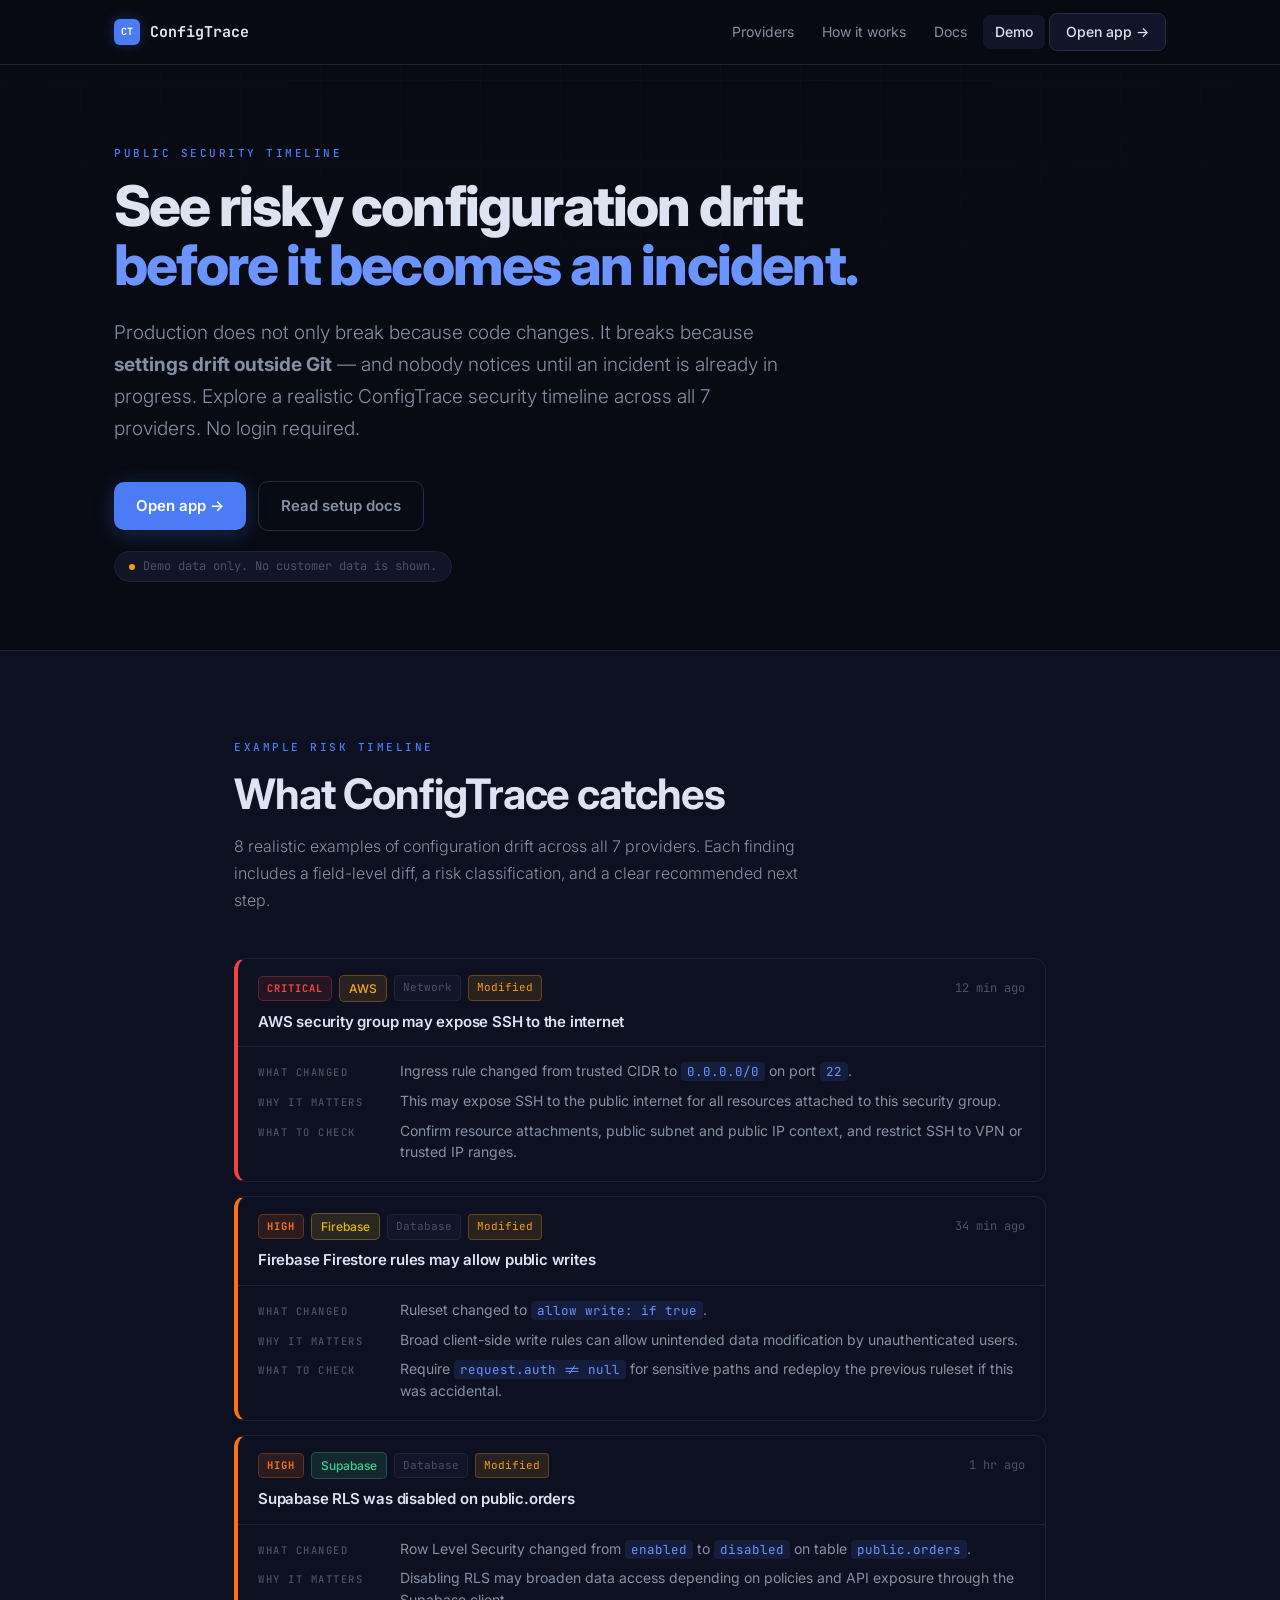
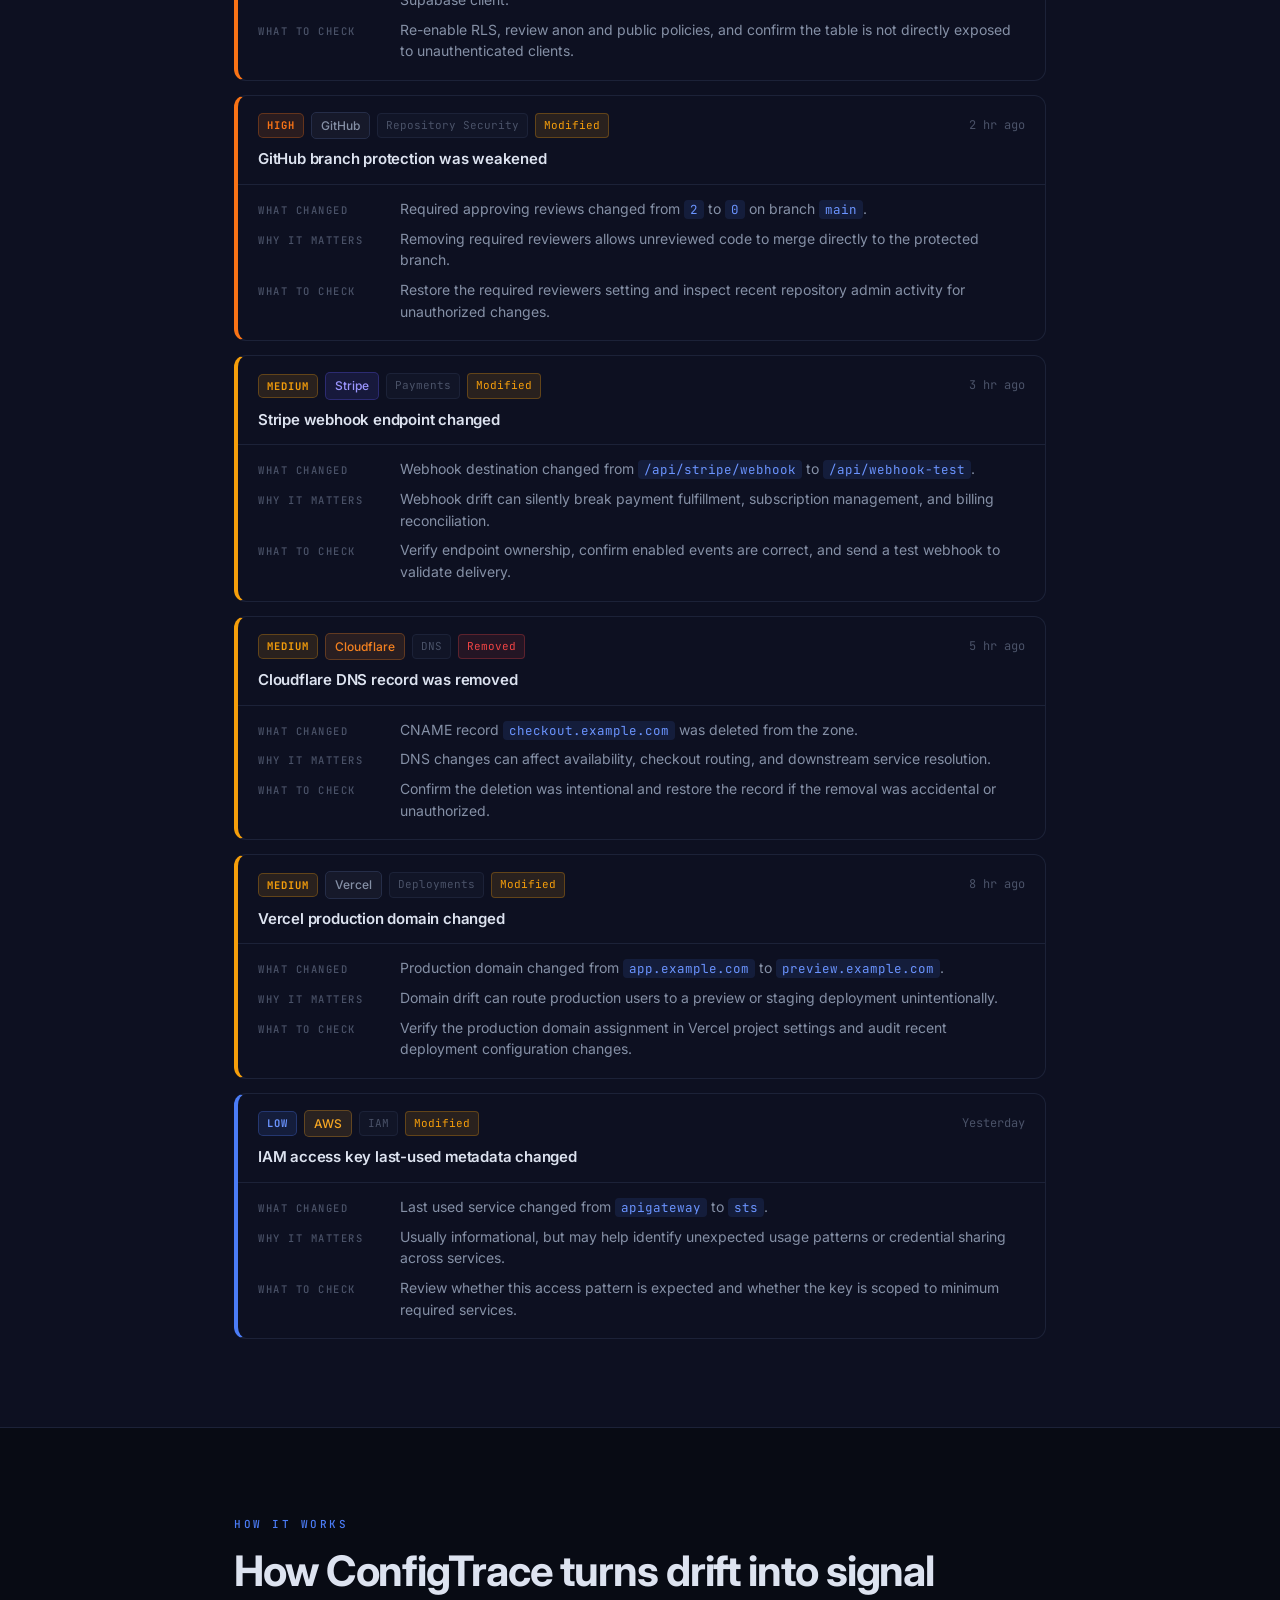
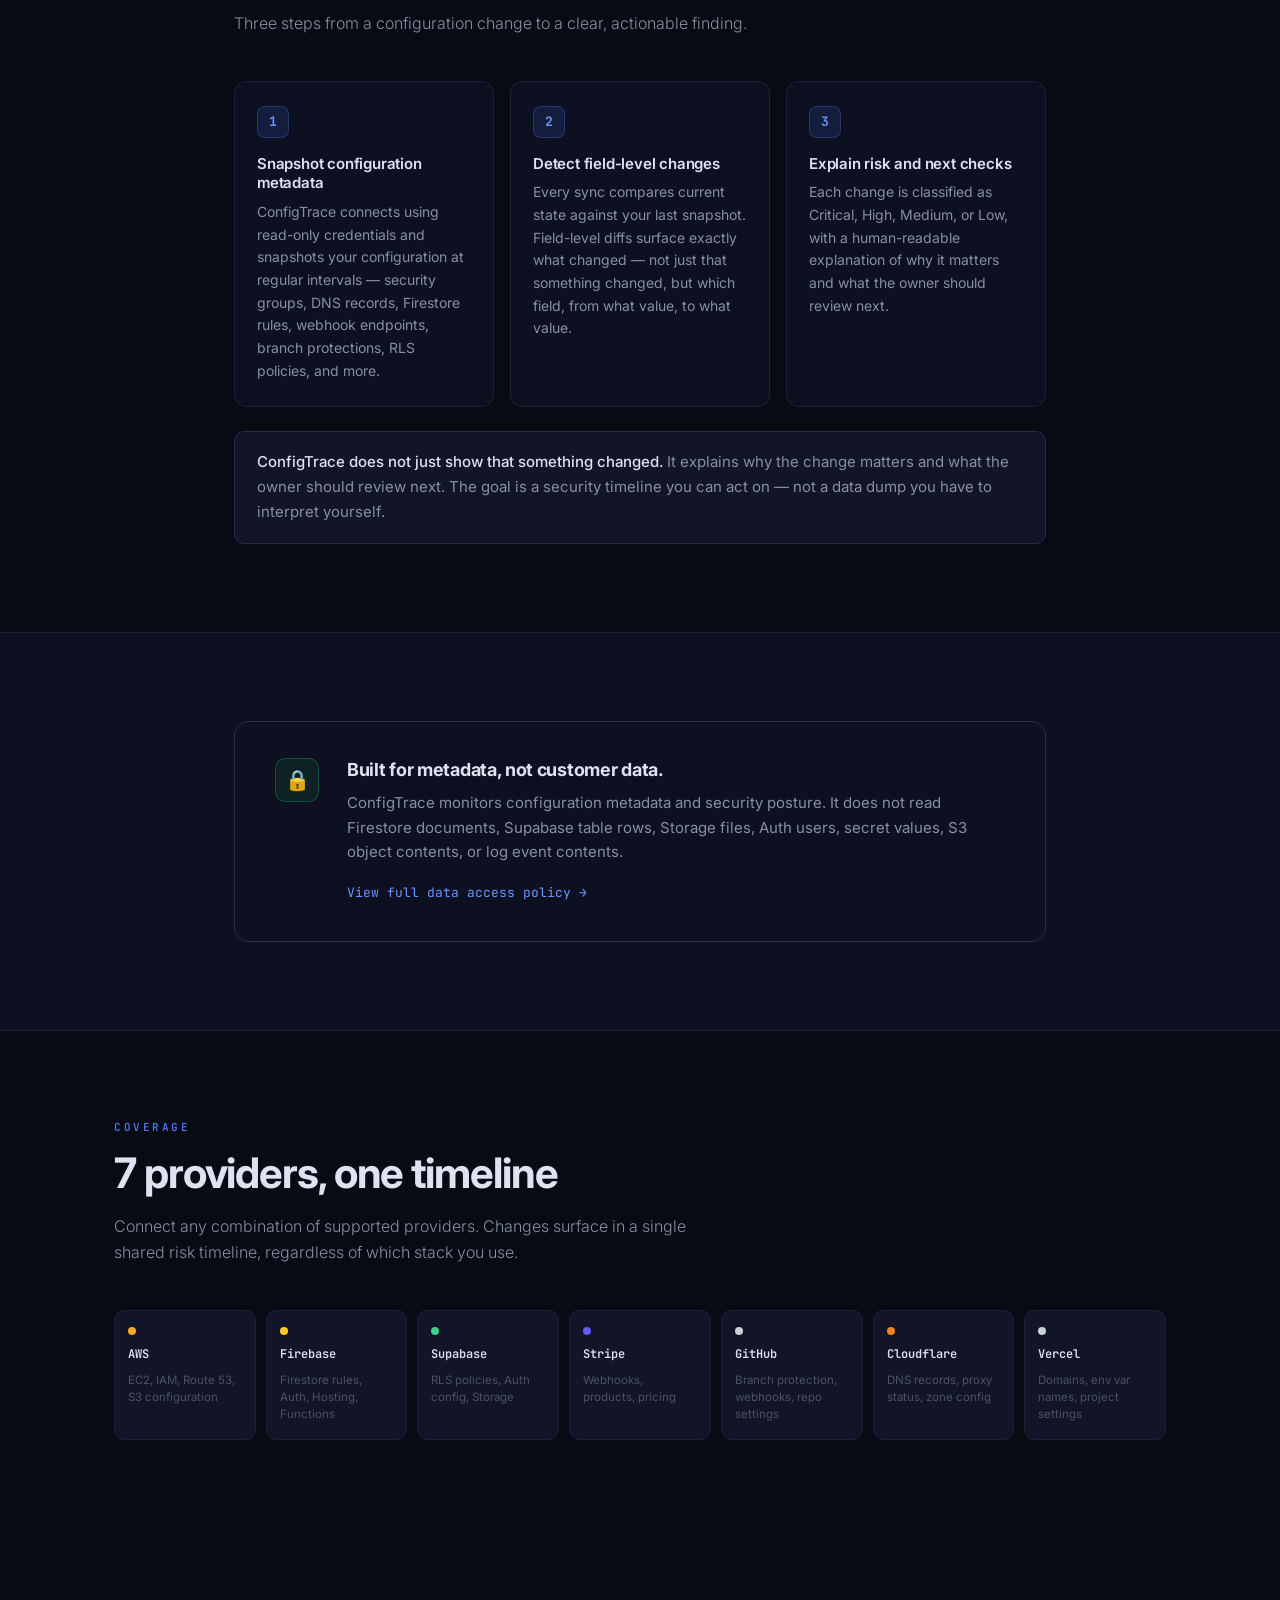
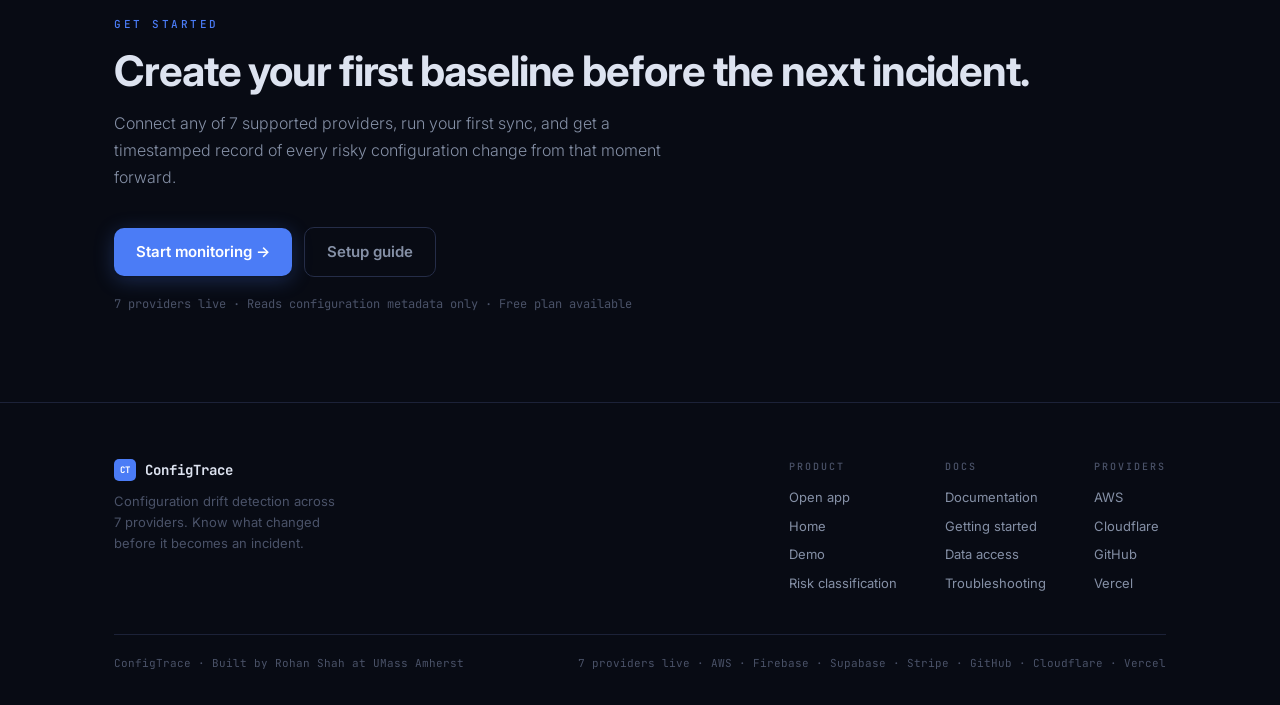
<file: demo.html>
<!DOCTYPE html>
<html lang="en">
<head>
  <meta charset="UTF-8">
  <meta name="viewport" content="width=device-width, initial-scale=1.0">
  <title>ConfigTrace Demo — Example Risk Timeline</title>
  <meta name="description" content="A public ConfigTrace security timeline — no login required. Explore realistic examples of risky configuration drift across AWS, Firebase, Supabase, Stripe, GitHub, Cloudflare, and Vercel.">

  <!-- Open Graph -->
  <meta property="og:type" content="website">
  <meta property="og:url" content="https://configtrace.org/demo.html">
  <meta property="og:title" content="ConfigTrace Demo — Example Risk Timeline">
  <meta property="og:description" content="A public ConfigTrace security timeline — no login required. Explore realistic examples of risky configuration drift across AWS, Firebase, Supabase, Stripe, GitHub, Cloudflare, and Vercel.">
  <meta property="og:image" content="https://configtrace.org/og.png">
  <meta property="og:site_name" content="ConfigTrace">

  <!-- Twitter Card -->
  <meta name="twitter:card" content="summary_large_image">
  <meta name="twitter:title" content="ConfigTrace Demo — Example Risk Timeline">
  <meta name="twitter:description" content="A public ConfigTrace security timeline — no login required. Explore realistic examples of risky configuration drift across AWS, Firebase, Supabase, Stripe, GitHub, Cloudflare, and Vercel.">
  <meta name="twitter:image" content="https://configtrace.org/og.png">

  <link rel="canonical" href="https://configtrace.org/demo.html">

  <link rel="preconnect" href="https://fonts.googleapis.com">
  <link rel="preconnect" href="https://fonts.gstatic.com" crossorigin>
  <link href="https://fonts.googleapis.com/css2?family=Inter:wght@300;400;500;600;700;800&family=JetBrains+Mono:wght@400;500;700&display=swap" rel="stylesheet">

  <style>
    /* =====================================================================
       RESET
       ===================================================================== */
    *, *::before, *::after { margin: 0; padding: 0; box-sizing: border-box; }
    html { scroll-behavior: smooth; -webkit-text-size-adjust: 100%; }

    /* =====================================================================
       TOKENS
       ===================================================================== */
    :root {
      --bg:        #080B14;
      --bg-2:      #0D1021;
      --bg-3:      #111527;
      --bg-4:      #171C30;

      --border:    #1C2238;
      --border-2:  #252D48;

      --text:      #DDE3F0;
      --text-2:    #8590A6;
      --text-3:    #4A5268;

      --blue:      #4B7CF6;
      --blue-2:    #6B94FF;
      --blue-dim:  rgba(75,124,246,.12);
      --blue-glow: rgba(75,124,246,.28);

      --green:     #22C55E;
      --green-dim: rgba(34,197,94,.10);
      --green-bdr: rgba(34,197,94,.28);

      --amber:     #F59E0B;
      --amber-dim: rgba(245,158,11,.12);
      --amber-bdr: rgba(245,158,11,.28);

      --orange:    #F97316;
      --orange-dim:rgba(249,115,22,.12);
      --orange-bdr:rgba(249,115,22,.28);

      --red:       #EF4444;
      --red-dim:   rgba(239,68,68,.10);
      --red-bdr:   rgba(239,68,68,.28);

      --mono: 'JetBrains Mono','Fira Code','Cascadia Code',monospace;
      --sans: 'Inter',system-ui,-apple-system,sans-serif;
    }

    /* =====================================================================
       BASE
       ===================================================================== */
    body {
      background: var(--bg);
      color: var(--text);
      font-family: var(--sans);
      font-size: 16px;
      line-height: 1.6;
      -webkit-font-smoothing: antialiased;
      -moz-osx-font-smoothing: grayscale;
      overflow-x: hidden;
    }

    body::before {
      content: '';
      position: fixed;
      inset: 0;
      background-image:
        linear-gradient(var(--border) 1px, transparent 1px),
        linear-gradient(90deg, var(--border) 1px, transparent 1px);
      background-size: 80px 80px;
      opacity: 0.28;
      mask-image: radial-gradient(ellipse 110% 60% at 50% 0%,rgba(0,0,0,.9) 0%,transparent 68%);
      -webkit-mask-image: radial-gradient(ellipse 110% 60% at 50% 0%,rgba(0,0,0,.9) 0%,transparent 68%);
      pointer-events: none;
      z-index: 0;
    }

    a { color: var(--blue-2); text-decoration: none; transition: color .15s; }
    a:hover { color: var(--blue); }

    code {
      font-family: var(--mono);
      font-size: 12.5px;
      color: var(--blue-2);
      background: var(--blue-dim);
      padding: 1px 6px;
      border-radius: 4px;
      white-space: nowrap;
    }

    /* =====================================================================
       LAYOUT
       ===================================================================== */
    .container {
      max-width: 1100px;
      margin: 0 auto;
      padding: 0 24px;
      position: relative;
      z-index: 1;
    }

    /* Narrower column for text-heavy sections */
    .container-md {
      max-width: 860px;
      margin: 0 auto;
      padding: 0 24px;
      position: relative;
      z-index: 1;
    }

    section {
      padding: 88px 0;
      position: relative;
      z-index: 1;
    }

    section.alt {
      background: var(--bg-2);
      border-top: 1px solid var(--border);
      border-bottom: 1px solid var(--border);
    }

    /* =====================================================================
       TYPOGRAPHY
       ===================================================================== */
    h2 {
      font-size: clamp(26px,3.8vw,42px);
      font-weight: 700;
      line-height: 1.1;
      letter-spacing: -1.1px;
      margin-bottom: 16px;
    }

    h2 .accent { color: var(--blue-2); }

    .section-label {
      display: block;
      font-family: var(--mono);
      font-size: 11px;
      font-weight: 500;
      text-transform: uppercase;
      letter-spacing: 2.5px;
      color: var(--blue);
      margin-bottom: 14px;
    }

    .section-sub {
      font-size: 16px;
      color: var(--text-2);
      font-weight: 300;
      max-width: 58ch;
      margin-bottom: 44px;
      line-height: 1.68;
    }

    .section-sub strong { color: var(--text); font-weight: 500; }

    /* =====================================================================
       NAV
       ===================================================================== */
    nav {
      position: sticky;
      top: 0;
      z-index: 100;
      backdrop-filter: blur(18px);
      -webkit-backdrop-filter: blur(18px);
      background: rgba(8,11,20,.88);
      border-bottom: 1px solid var(--border);
    }

    .nav-inner {
      display: flex;
      align-items: center;
      justify-content: space-between;
      padding: 0 24px;
      max-width: 1100px;
      margin: 0 auto;
      height: 64px;
    }

    .nav-logo {
      display: flex;
      align-items: center;
      gap: 10px;
      font-family: var(--mono);
      font-weight: 700;
      font-size: 15px;
      color: var(--text);
      text-decoration: none;
      flex-shrink: 0;
    }

    .nav-logo-box {
      width: 26px; height: 26px;
      background: var(--blue);
      border-radius: 6px;
      display: flex; align-items: center; justify-content: center;
      font-size: 10px; font-weight: 700; color: #fff;
      flex-shrink: 0;
      box-shadow: 0 0 14px var(--blue-glow);
    }

    .nav-links { display: flex; align-items: center; gap: 4px; }

    .nav-links a {
      color: var(--text-2);
      text-decoration: none;
      font-size: 14px;
      font-weight: 400;
      padding: 6px 12px;
      border-radius: 7px;
      transition: color .18s, background .18s;
      white-space: nowrap;
    }

    .nav-links a:hover { color: var(--text); background: var(--bg-3); }

    .nav-links a[aria-current="page"] {
      color: var(--text);
      background: var(--bg-3);
      font-weight: 500;
    }

    .nav-open-app {
      font-size: 14px !important; font-weight: 500 !important;
      color: var(--text) !important; background: var(--bg-3) !important;
      border: 1px solid var(--border-2) !important;
      padding: 7px 16px !important; border-radius: 8px !important;
    }

    .nav-open-app:hover {
      border-color: var(--blue) !important;
      background: var(--blue-dim) !important;
      color: var(--blue-2) !important;
    }

    .nav-toggle {
      display: none;
      background: none; border: 1px solid var(--border-2);
      color: var(--text-2); padding: 7px 11px; border-radius: 7px;
      cursor: pointer; font-size: 17px; line-height: 1;
    }

    .nav-mobile {
      display: none;
      background: var(--bg-2); border-bottom: 1px solid var(--border);
      padding: 10px 24px 16px;
      position: relative; z-index: 99;
    }

    .nav-mobile.open { display: block; }

    .nav-mobile a {
      display: block; color: var(--text-2); text-decoration: none;
      font-size: 15px; padding: 11px 0; border-bottom: 1px solid var(--border);
      transition: color .15s;
    }

    .nav-mobile a:last-child { border-bottom: none; }
    .nav-mobile a:hover { color: var(--text); }

    @media (max-width: 780px) {
      .nav-links { display: none; }
      .nav-toggle { display: block; }
    }

    /* =====================================================================
       BUTTONS
       ===================================================================== */
    .btn {
      display: inline-flex; align-items: center; gap: 8px;
      font-family: var(--sans); font-size: 15px; font-weight: 600;
      padding: 12px 22px; border-radius: 10px;
      text-decoration: none; cursor: pointer; border: none;
      transition: all .18s; white-space: nowrap;
    }

    .btn-primary {
      background: var(--blue); color: #fff;
      box-shadow: 0 1px 3px rgba(0,0,0,.35), 0 4px 20px var(--blue-glow);
    }

    .btn-primary:hover {
      background: var(--blue-2); color: #fff;
      transform: translateY(-2px);
      box-shadow: 0 6px 30px var(--blue-glow);
    }

    .btn-ghost {
      background: transparent; color: var(--text-2);
      border: 1px solid var(--border-2);
    }

    .btn-ghost:hover { color: var(--text); background: var(--bg-3); }

    /* =====================================================================
       HERO
       ===================================================================== */
    .demo-hero { padding: 80px 0 68px; }

    .demo-hero h1 {
      font-size: clamp(30px,4.8vw,56px);
      font-weight: 800;
      line-height: 1.06;
      letter-spacing: -1.8px;
      margin-bottom: 22px;
      max-width: 22ch;
    }

    .demo-hero h1 .accent { color: var(--blue-2); }

    .hero-sub {
      font-size: clamp(16px,2.1vw,19px);
      color: var(--text-2);
      max-width: 56ch;
      margin-bottom: 36px;
      font-weight: 300;
      line-height: 1.68;
    }

    .hero-ctas {
      display: flex; align-items: center; gap: 12px; flex-wrap: wrap;
      margin-bottom: 20px;
    }

    .demo-notice {
      display: inline-flex;
      align-items: center;
      gap: 8px;
      font-family: var(--mono);
      font-size: 12px;
      color: var(--text-3);
      background: var(--bg-3);
      border: 1px solid var(--border);
      padding: 5px 14px;
      border-radius: 100px;
    }

    .demo-notice-dot {
      width: 6px; height: 6px;
      border-radius: 50%;
      background: var(--amber);
      flex-shrink: 0;
    }

    /* =====================================================================
       TIMELINE FEED
       ===================================================================== */
    .tl-feed {
      display: flex;
      flex-direction: column;
      gap: 14px;
    }

    .tl-event {
      background: var(--bg-2);
      border: 1px solid var(--border);
      border-radius: 12px;
      border-left-width: 4px;
      overflow: hidden;
    }

    .tl-event.risk-critical { border-left-color: var(--red); }
    .tl-event.risk-high     { border-left-color: var(--orange); }
    .tl-event.risk-medium   { border-left-color: var(--amber); }
    .tl-event.risk-low      { border-left-color: var(--blue); }

    .tl-head {
      display: flex;
      align-items: center;
      justify-content: space-between;
      padding: 16px 20px 0;
      flex-wrap: wrap;
      gap: 8px;
    }

    .tl-badges {
      display: flex;
      align-items: center;
      gap: 7px;
      flex-wrap: wrap;
    }

    .tl-time {
      font-family: var(--mono);
      font-size: 12px;
      color: var(--text-3);
      white-space: nowrap;
      flex-shrink: 0;
    }

    .tl-title {
      font-size: 15px;
      font-weight: 600;
      color: var(--text);
      padding: 10px 20px 0;
      line-height: 1.38;
      letter-spacing: -0.2px;
    }

    .tl-details {
      padding: 13px 20px 18px;
      display: flex;
      flex-direction: column;
      gap: 8px;
      border-top: 1px solid var(--border);
      margin-top: 14px;
    }

    .tl-row {
      display: grid;
      grid-template-columns: 130px 1fr;
      gap: 12px;
      align-items: baseline;
    }

    .tl-row-label {
      font-family: var(--mono);
      font-size: 10.5px;
      font-weight: 500;
      text-transform: uppercase;
      letter-spacing: 1.5px;
      color: var(--text-3);
      white-space: nowrap;
      padding-top: 2px;
      flex-shrink: 0;
    }

    .tl-row-val {
      font-size: 14px;
      color: var(--text-2);
      line-height: 1.55;
    }

    @media (max-width: 520px) {
      .tl-row { grid-template-columns: 1fr; gap: 3px; }
    }

    /* =====================================================================
       BADGES
       ===================================================================== */
    .badge {
      display: inline-flex;
      align-items: center;
      font-family: var(--mono);
      font-size: 10.5px;
      font-weight: 700;
      text-transform: uppercase;
      letter-spacing: 1px;
      padding: 3px 8px;
      border-radius: 5px;
      white-space: nowrap;
    }

    .badge-critical { background: var(--red-dim);    color: var(--red);    border: 1px solid var(--red-bdr);    }
    .badge-high     { background: var(--orange-dim); color: var(--orange); border: 1px solid var(--orange-bdr); }
    .badge-medium   { background: var(--amber-dim);  color: var(--amber);  border: 1px solid var(--amber-bdr);  }
    .badge-low      { background: var(--blue-dim);   color: var(--blue-2); border: 1px solid var(--blue-glow);  }

    .prov-badge {
      display: inline-flex;
      align-items: center;
      font-size: 12px;
      font-weight: 500;
      padding: 3px 9px;
      border-radius: 5px;
      border: 1px solid transparent;
      white-space: nowrap;
    }

    .prov-aws        { background: rgba(245,166,35,.12); color: #f5a623; border-color: rgba(245,166,35,.28); }
    .prov-firebase   { background: rgba(255,202,40,.12); color: #e6b800; border-color: rgba(255,202,40,.28); }
    .prov-supabase   { background: rgba(62,207,142,.12); color: #3ecf8e; border-color: rgba(62,207,142,.28); }
    .prov-stripe     { background: rgba(99,91,255,.12);  color: #9b96ff; border-color: rgba(99,91,255,.28);  }
    .prov-github     { background: rgba(255,255,255,.04); color: var(--text-2); border-color: var(--border-2); }
    .prov-cloudflare { background: rgba(244,129,32,.12); color: #f48120; border-color: rgba(244,129,32,.28); }
    .prov-vercel     { background: rgba(255,255,255,.04); color: var(--text-2); border-color: var(--border-2); }

    .tag {
      font-family: var(--mono);
      font-size: 11px;
      color: var(--text-3);
      background: var(--bg-3);
      border: 1px solid var(--border);
      padding: 3px 8px;
      border-radius: 4px;
      white-space: nowrap;
    }

    .tag-added    { color: var(--green);  background: var(--green-dim);  border-color: var(--green-bdr); }
    .tag-modified { color: var(--amber);  background: var(--amber-dim);  border-color: var(--amber-bdr); }
    .tag-removed  { color: var(--red);    background: var(--red-dim);    border-color: var(--red-bdr);   }

    /* =====================================================================
       HOW IT WORKS — SIGNAL CARDS
       ===================================================================== */
    .signal-cards {
      display: grid;
      grid-template-columns: repeat(3, 1fr);
      gap: 16px;
      margin-bottom: 24px;
    }

    @media (max-width: 660px) {
      .signal-cards { grid-template-columns: 1fr; }
    }

    .signal-card {
      background: var(--bg-2);
      border: 1px solid var(--border);
      border-radius: 12px;
      padding: 24px 22px;
    }

    .signal-num {
      width: 32px; height: 32px;
      border-radius: 8px;
      background: var(--blue-dim);
      border: 1px solid var(--blue-glow);
      display: flex; align-items: center; justify-content: center;
      font-family: var(--mono); font-size: 13px; font-weight: 700;
      color: var(--blue-2);
      margin-bottom: 16px;
      flex-shrink: 0;
    }

    .signal-card h3 {
      font-size: 15px;
      font-weight: 600;
      color: var(--text);
      margin-bottom: 8px;
      letter-spacing: -0.2px;
      line-height: 1.3;
    }

    .signal-card p {
      font-size: 14px;
      color: var(--text-2);
      line-height: 1.62;
    }

    .signal-note {
      font-size: 15px;
      color: var(--text-2);
      background: var(--bg-3);
      border: 1px solid var(--border-2);
      border-radius: 10px;
      padding: 18px 22px;
      line-height: 1.65;
    }

    .signal-note strong { color: var(--text); font-weight: 500; }

    /* =====================================================================
       TRUST CALLOUT
       ===================================================================== */
    .trust-callout {
      background: var(--bg-2);
      border: 1px solid var(--border-2);
      border-radius: 14px;
      padding: 36px 40px;
      display: flex;
      gap: 28px;
      align-items: flex-start;
    }

    @media (max-width: 580px) {
      .trust-callout { flex-direction: column; gap: 16px; padding: 24px 22px; }
    }

    .trust-icon {
      width: 44px; height: 44px;
      border-radius: 10px;
      background: var(--green-dim);
      border: 1px solid var(--green-bdr);
      display: flex; align-items: center; justify-content: center;
      font-size: 20px;
      flex-shrink: 0;
    }

    .trust-callout h3 {
      font-size: 18px;
      font-weight: 700;
      color: var(--text);
      letter-spacing: -0.3px;
      margin-bottom: 10px;
      line-height: 1.3;
    }

    .trust-callout p {
      font-size: 15px;
      color: var(--text-2);
      line-height: 1.65;
      margin-bottom: 14px;
    }

    .trust-link {
      font-size: 13px;
      font-family: var(--mono);
      color: var(--blue-2);
    }

    .trust-link:hover { color: var(--blue); }

    /* =====================================================================
       PROVIDER COVERAGE GRID
       ===================================================================== */
    .cov-grid {
      display: grid;
      grid-template-columns: repeat(7, 1fr);
      gap: 10px;
    }

    @media (max-width: 900px) {
      .cov-grid { grid-template-columns: repeat(4, 1fr); }
    }

    @media (max-width: 560px) {
      .cov-grid { grid-template-columns: repeat(3, 1fr); }
    }

    @media (max-width: 380px) {
      .cov-grid { grid-template-columns: repeat(2, 1fr); }
    }

    .cov-tile {
      background: var(--bg-3);
      border: 1px solid var(--border);
      border-radius: 10px;
      padding: 16px 13px;
    }

    .cov-dot {
      width: 8px; height: 8px;
      border-radius: 50%;
      display: block;
      margin-bottom: 10px;
      flex-shrink: 0;
    }

    .cov-name {
      font-family: var(--mono);
      font-size: 12px;
      font-weight: 600;
      color: var(--text);
      margin-bottom: 7px;
    }

    .cov-desc {
      font-size: 11.5px;
      color: var(--text-3);
      line-height: 1.5;
    }

    /* =====================================================================
       FINAL CTA
       ===================================================================== */
    .final-cta { padding: 88px 0; }
    .final-cta h2 { margin-bottom: 16px; }
    .final-cta .section-sub { margin-bottom: 36px; }

    .cta-btns {
      display: flex; align-items: center; gap: 12px; flex-wrap: wrap;
      margin-bottom: 18px;
    }

    .cta-note {
      font-family: var(--mono);
      font-size: 12px;
      color: var(--text-3);
    }

    /* =====================================================================
       FOOTER
       ===================================================================== */
    footer {
      border-top: 1px solid var(--border);
      padding: 56px 0 32px;
      position: relative;
      z-index: 1;
    }

    .footer-inner {
      display: grid;
      grid-template-columns: 1fr repeat(3, auto);
      gap: 32px 48px;
      margin-bottom: 40px;
      align-items: start;
    }

    @media (max-width: 720px) {
      .footer-inner { grid-template-columns: 1fr 1fr; }
    }

    @media (max-width: 420px) {
      .footer-inner { grid-template-columns: 1fr; }
    }

    .footer-logo {
      display: flex; align-items: center; gap: 9px;
      font-family: var(--mono); font-weight: 700; font-size: 14px;
      color: var(--text); text-decoration: none; margin-bottom: 10px;
    }

    .footer-logo-box {
      width: 22px; height: 22px; background: var(--blue);
      border-radius: 5px; display: flex; align-items: center;
      justify-content: center; font-size: 9px; font-weight: 700;
      color: #fff; flex-shrink: 0;
    }

    .footer-tagline {
      font-size: 13px; color: var(--text-3);
      line-height: 1.6; max-width: 28ch;
    }

    .footer-col { display: flex; flex-direction: column; gap: 8px; }

    .footer-col-label {
      font-family: var(--mono); font-size: 10px; font-weight: 500;
      text-transform: uppercase; letter-spacing: 2px; color: var(--text-3);
      margin-bottom: 4px;
    }

    .footer-col a {
      font-size: 13px; color: var(--text-2);
      text-decoration: none; transition: color .15s;
    }

    .footer-col a:hover { color: var(--text); }

    .footer-bottom {
      border-top: 1px solid var(--border);
      padding-top: 20px;
      display: flex; justify-content: space-between; flex-wrap: wrap; gap: 8px;
      font-family: var(--mono); font-size: 11px; color: var(--text-3);
    }
  </style>
</head>
<body>

<!-- ──────────────────────────────────────────────────────────────────────
     NAV
     ────────────────────────────────────────────────────────────────────── -->
<nav role="navigation" aria-label="Main navigation">
  <div class="nav-inner">
    <a href="/" class="nav-logo" aria-label="ConfigTrace home">
      <div class="nav-logo-box" aria-hidden="true">CT</div>
      ConfigTrace
    </a>

    <div class="nav-links">
      <a href="/#watches">Providers</a>
      <a href="/#how">How it works</a>
      <a href="docs.html">Docs</a>
      <a href="demo.html" aria-current="page">Demo</a>
      <a href="https://app.configtrace.org" class="nav-open-app"
         target="_blank" rel="noopener noreferrer">Open app →</a>
    </div>

    <button class="nav-toggle" id="navToggle" aria-label="Open navigation" aria-expanded="false">
      ☰
    </button>
  </div>
</nav>

<div class="nav-mobile" id="navMobile" aria-hidden="true">
  <a href="/#watches">Providers</a>
  <a href="/#how">How it works</a>
  <a href="docs.html">Docs</a>
  <a href="demo.html">Demo</a>
  <a href="https://app.configtrace.org" target="_blank" rel="noopener noreferrer">Open app →</a>
</div>


<!-- ──────────────────────────────────────────────────────────────────────
     HERO
     ────────────────────────────────────────────────────────────────────── -->
<section class="demo-hero">
  <div class="container">
    <span class="section-label">Public security timeline</span>
    <h1>See risky configuration drift <span class="accent">before it becomes an incident.</span></h1>
    <p class="hero-sub">
      Production does not only break because code changes.
      It breaks because <strong>settings drift outside Git</strong> — and nobody notices
      until an incident is already in progress.
      Explore a realistic ConfigTrace security timeline across all 7 providers.
      No login required.
    </p>
    <div class="hero-ctas">
      <a href="https://app.configtrace.org" class="btn btn-primary"
         target="_blank" rel="noopener noreferrer">Open app →</a>
      <a href="docs.html" class="btn btn-ghost">Read setup docs</a>
    </div>
    <p class="demo-notice">
      <span class="demo-notice-dot" aria-hidden="true"></span>
      Demo data only. No customer data is shown.
    </p>
  </div>
</section>


<!-- ──────────────────────────────────────────────────────────────────────
     TIMELINE FEED
     ────────────────────────────────────────────────────────────────────── -->
<section class="alt" id="timeline">
  <div class="container-md">
    <span class="section-label">Example risk timeline</span>
    <h2>What ConfigTrace catches</h2>
    <p class="section-sub">
      8 realistic examples of configuration drift across all 7 providers.
      Each finding includes a field-level diff, a risk classification,
      and a clear recommended next step.
    </p>

    <div class="tl-feed">

      <!-- ── 1. Critical / AWS / Network ── -->
      <article class="tl-event risk-critical">
        <div class="tl-head">
          <div class="tl-badges">
            <span class="badge badge-critical">Critical</span>
            <span class="prov-badge prov-aws">AWS</span>
            <span class="tag">Network</span>
            <span class="tag tag-modified">Modified</span>
          </div>
          <span class="tl-time">12 min ago</span>
        </div>
        <h3 class="tl-title">AWS security group may expose SSH to the internet</h3>
        <div class="tl-details">
          <div class="tl-row">
            <span class="tl-row-label">What changed</span>
            <span class="tl-row-val">Ingress rule changed from trusted CIDR to <code>0.0.0.0/0</code> on port <code>22</code>.</span>
          </div>
          <div class="tl-row">
            <span class="tl-row-label">Why it matters</span>
            <span class="tl-row-val">This may expose SSH to the public internet for all resources attached to this security group.</span>
          </div>
          <div class="tl-row">
            <span class="tl-row-label">What to check</span>
            <span class="tl-row-val">Confirm resource attachments, public subnet and public IP context, and restrict SSH to VPN or trusted IP ranges.</span>
          </div>
        </div>
      </article>

      <!-- ── 2. High / Firebase / Database ── -->
      <article class="tl-event risk-high">
        <div class="tl-head">
          <div class="tl-badges">
            <span class="badge badge-high">High</span>
            <span class="prov-badge prov-firebase">Firebase</span>
            <span class="tag">Database</span>
            <span class="tag tag-modified">Modified</span>
          </div>
          <span class="tl-time">34 min ago</span>
        </div>
        <h3 class="tl-title">Firebase Firestore rules may allow public writes</h3>
        <div class="tl-details">
          <div class="tl-row">
            <span class="tl-row-label">What changed</span>
            <span class="tl-row-val">Ruleset changed to <code>allow write: if true</code>.</span>
          </div>
          <div class="tl-row">
            <span class="tl-row-label">Why it matters</span>
            <span class="tl-row-val">Broad client-side write rules can allow unintended data modification by unauthenticated users.</span>
          </div>
          <div class="tl-row">
            <span class="tl-row-label">What to check</span>
            <span class="tl-row-val">Require <code>request.auth != null</code> for sensitive paths and redeploy the previous ruleset if this was accidental.</span>
          </div>
        </div>
      </article>

      <!-- ── 3. High / Supabase / Database ── -->
      <article class="tl-event risk-high">
        <div class="tl-head">
          <div class="tl-badges">
            <span class="badge badge-high">High</span>
            <span class="prov-badge prov-supabase">Supabase</span>
            <span class="tag">Database</span>
            <span class="tag tag-modified">Modified</span>
          </div>
          <span class="tl-time">1 hr ago</span>
        </div>
        <h3 class="tl-title">Supabase RLS was disabled on public.orders</h3>
        <div class="tl-details">
          <div class="tl-row">
            <span class="tl-row-label">What changed</span>
            <span class="tl-row-val">Row Level Security changed from <code>enabled</code> to <code>disabled</code> on table <code>public.orders</code>.</span>
          </div>
          <div class="tl-row">
            <span class="tl-row-label">Why it matters</span>
            <span class="tl-row-val">Disabling RLS may broaden data access depending on policies and API exposure through the Supabase client.</span>
          </div>
          <div class="tl-row">
            <span class="tl-row-label">What to check</span>
            <span class="tl-row-val">Re-enable RLS, review anon and public policies, and confirm the table is not directly exposed to unauthenticated clients.</span>
          </div>
        </div>
      </article>

      <!-- ── 4. High / GitHub / Repository Security ── -->
      <article class="tl-event risk-high">
        <div class="tl-head">
          <div class="tl-badges">
            <span class="badge badge-high">High</span>
            <span class="prov-badge prov-github">GitHub</span>
            <span class="tag">Repository Security</span>
            <span class="tag tag-modified">Modified</span>
          </div>
          <span class="tl-time">2 hr ago</span>
        </div>
        <h3 class="tl-title">GitHub branch protection was weakened</h3>
        <div class="tl-details">
          <div class="tl-row">
            <span class="tl-row-label">What changed</span>
            <span class="tl-row-val">Required approving reviews changed from <code>2</code> to <code>0</code> on branch <code>main</code>.</span>
          </div>
          <div class="tl-row">
            <span class="tl-row-label">Why it matters</span>
            <span class="tl-row-val">Removing required reviewers allows unreviewed code to merge directly to the protected branch.</span>
          </div>
          <div class="tl-row">
            <span class="tl-row-label">What to check</span>
            <span class="tl-row-val">Restore the required reviewers setting and inspect recent repository admin activity for unauthorized changes.</span>
          </div>
        </div>
      </article>

      <!-- ── 5. Medium / Stripe / Payments ── -->
      <article class="tl-event risk-medium">
        <div class="tl-head">
          <div class="tl-badges">
            <span class="badge badge-medium">Medium</span>
            <span class="prov-badge prov-stripe">Stripe</span>
            <span class="tag">Payments</span>
            <span class="tag tag-modified">Modified</span>
          </div>
          <span class="tl-time">3 hr ago</span>
        </div>
        <h3 class="tl-title">Stripe webhook endpoint changed</h3>
        <div class="tl-details">
          <div class="tl-row">
            <span class="tl-row-label">What changed</span>
            <span class="tl-row-val">Webhook destination changed from <code>/api/stripe/webhook</code> to <code>/api/webhook-test</code>.</span>
          </div>
          <div class="tl-row">
            <span class="tl-row-label">Why it matters</span>
            <span class="tl-row-val">Webhook drift can silently break payment fulfillment, subscription management, and billing reconciliation.</span>
          </div>
          <div class="tl-row">
            <span class="tl-row-label">What to check</span>
            <span class="tl-row-val">Verify endpoint ownership, confirm enabled events are correct, and send a test webhook to validate delivery.</span>
          </div>
        </div>
      </article>

      <!-- ── 6. Medium / Cloudflare / DNS ── -->
      <article class="tl-event risk-medium">
        <div class="tl-head">
          <div class="tl-badges">
            <span class="badge badge-medium">Medium</span>
            <span class="prov-badge prov-cloudflare">Cloudflare</span>
            <span class="tag">DNS</span>
            <span class="tag tag-removed">Removed</span>
          </div>
          <span class="tl-time">5 hr ago</span>
        </div>
        <h3 class="tl-title">Cloudflare DNS record was removed</h3>
        <div class="tl-details">
          <div class="tl-row">
            <span class="tl-row-label">What changed</span>
            <span class="tl-row-val">CNAME record <code>checkout.example.com</code> was deleted from the zone.</span>
          </div>
          <div class="tl-row">
            <span class="tl-row-label">Why it matters</span>
            <span class="tl-row-val">DNS changes can affect availability, checkout routing, and downstream service resolution.</span>
          </div>
          <div class="tl-row">
            <span class="tl-row-label">What to check</span>
            <span class="tl-row-val">Confirm the deletion was intentional and restore the record if the removal was accidental or unauthorized.</span>
          </div>
        </div>
      </article>

      <!-- ── 7. Medium / Vercel / Deployments ── -->
      <article class="tl-event risk-medium">
        <div class="tl-head">
          <div class="tl-badges">
            <span class="badge badge-medium">Medium</span>
            <span class="prov-badge prov-vercel">Vercel</span>
            <span class="tag">Deployments</span>
            <span class="tag tag-modified">Modified</span>
          </div>
          <span class="tl-time">8 hr ago</span>
        </div>
        <h3 class="tl-title">Vercel production domain changed</h3>
        <div class="tl-details">
          <div class="tl-row">
            <span class="tl-row-label">What changed</span>
            <span class="tl-row-val">Production domain changed from <code>app.example.com</code> to <code>preview.example.com</code>.</span>
          </div>
          <div class="tl-row">
            <span class="tl-row-label">Why it matters</span>
            <span class="tl-row-val">Domain drift can route production users to a preview or staging deployment unintentionally.</span>
          </div>
          <div class="tl-row">
            <span class="tl-row-label">What to check</span>
            <span class="tl-row-val">Verify the production domain assignment in Vercel project settings and audit recent deployment configuration changes.</span>
          </div>
        </div>
      </article>

      <!-- ── 8. Low / AWS / IAM ── -->
      <article class="tl-event risk-low">
        <div class="tl-head">
          <div class="tl-badges">
            <span class="badge badge-low">Low</span>
            <span class="prov-badge prov-aws">AWS</span>
            <span class="tag">IAM</span>
            <span class="tag tag-modified">Modified</span>
          </div>
          <span class="tl-time">Yesterday</span>
        </div>
        <h3 class="tl-title">IAM access key last-used metadata changed</h3>
        <div class="tl-details">
          <div class="tl-row">
            <span class="tl-row-label">What changed</span>
            <span class="tl-row-val">Last used service changed from <code>apigateway</code> to <code>sts</code>.</span>
          </div>
          <div class="tl-row">
            <span class="tl-row-label">Why it matters</span>
            <span class="tl-row-val">Usually informational, but may help identify unexpected usage patterns or credential sharing across services.</span>
          </div>
          <div class="tl-row">
            <span class="tl-row-label">What to check</span>
            <span class="tl-row-val">Review whether this access pattern is expected and whether the key is scoped to minimum required services.</span>
          </div>
        </div>
      </article>

    </div><!-- /tl-feed -->
  </div>
</section>


<!-- ──────────────────────────────────────────────────────────────────────
     HOW IT WORKS
     ────────────────────────────────────────────────────────────────────── -->
<section id="how">
  <div class="container-md">
    <span class="section-label">How it works</span>
    <h2>How ConfigTrace turns drift into signal</h2>
    <p class="section-sub">
      Three steps from a configuration change to a clear, actionable finding.
    </p>

    <div class="signal-cards">
      <div class="signal-card">
        <div class="signal-num">1</div>
        <h3>Snapshot configuration metadata</h3>
        <p>ConfigTrace connects using read-only credentials and snapshots your configuration at regular intervals — security groups, DNS records, Firestore rules, webhook endpoints, branch protections, RLS policies, and more.</p>
      </div>
      <div class="signal-card">
        <div class="signal-num">2</div>
        <h3>Detect field-level changes</h3>
        <p>Every sync compares current state against your last snapshot. Field-level diffs surface exactly what changed — not just that something changed, but which field, from what value, to what value.</p>
      </div>
      <div class="signal-card">
        <div class="signal-num">3</div>
        <h3>Explain risk and next checks</h3>
        <p>Each change is classified as Critical, High, Medium, or Low, with a human-readable explanation of why it matters and what the owner should review next.</p>
      </div>
    </div>

    <div class="signal-note">
      <strong>ConfigTrace does not just show that something changed.</strong>
      It explains why the change matters and what the owner should review next.
      The goal is a security timeline you can act on — not a data dump you have to interpret yourself.
    </div>
  </div>
</section>


<!-- ──────────────────────────────────────────────────────────────────────
     TRUST CALLOUT
     ────────────────────────────────────────────────────────────────────── -->
<section class="alt" id="trust">
  <div class="container-md">
    <div class="trust-callout">
      <div class="trust-icon" aria-hidden="true">🔒</div>
      <div>
        <h3>Built for metadata, not customer data.</h3>
        <p>
          ConfigTrace monitors configuration metadata and security posture.
          It does not read Firestore documents, Supabase table rows, Storage files,
          Auth users, secret values, S3 object contents, or log event contents.
        </p>
        <a href="docs/data-access.html" class="trust-link">View full data access policy →</a>
      </div>
    </div>
  </div>
</section>


<!-- ──────────────────────────────────────────────────────────────────────
     PROVIDER COVERAGE
     ────────────────────────────────────────────────────────────────────── -->
<section id="coverage">
  <div class="container">
    <span class="section-label">Coverage</span>
    <h2>7 providers, one timeline</h2>
    <p class="section-sub">
      Connect any combination of supported providers. Changes surface in a single shared risk timeline, regardless of which stack you use.
    </p>

    <div class="cov-grid">
      <div class="cov-tile">
        <span class="cov-dot" style="background:#f5a623;" aria-hidden="true"></span>
        <div class="cov-name">AWS</div>
        <div class="cov-desc">EC2, IAM, Route 53, S3 configuration</div>
      </div>
      <div class="cov-tile">
        <span class="cov-dot" style="background:#ffca28;" aria-hidden="true"></span>
        <div class="cov-name">Firebase</div>
        <div class="cov-desc">Firestore rules, Auth, Hosting, Functions</div>
      </div>
      <div class="cov-tile">
        <span class="cov-dot" style="background:#3ecf8e;" aria-hidden="true"></span>
        <div class="cov-name">Supabase</div>
        <div class="cov-desc">RLS policies, Auth config, Storage</div>
      </div>
      <div class="cov-tile">
        <span class="cov-dot" style="background:#635bff;" aria-hidden="true"></span>
        <div class="cov-name">Stripe</div>
        <div class="cov-desc">Webhooks, products, pricing</div>
      </div>
      <div class="cov-tile">
        <span class="cov-dot" style="background:#c9d1d9;" aria-hidden="true"></span>
        <div class="cov-name">GitHub</div>
        <div class="cov-desc">Branch protection, webhooks, repo settings</div>
      </div>
      <div class="cov-tile">
        <span class="cov-dot" style="background:#f48120;" aria-hidden="true"></span>
        <div class="cov-name">Cloudflare</div>
        <div class="cov-desc">DNS records, proxy status, zone config</div>
      </div>
      <div class="cov-tile">
        <span class="cov-dot" style="background:#c9d1d9;" aria-hidden="true"></span>
        <div class="cov-name">Vercel</div>
        <div class="cov-desc">Domains, env var names, project settings</div>
      </div>
    </div>
  </div>
</section>


<!-- ──────────────────────────────────────────────────────────────────────
     FINAL CTA
     ────────────────────────────────────────────────────────────────────── -->
<section class="final-cta" id="start">
  <div class="container">
    <span class="section-label">Get started</span>
    <h2>Create your first baseline before the next incident.</h2>
    <p class="section-sub">
      Connect any of 7 supported providers, run your first sync, and get a timestamped
      record of every risky configuration change from that moment forward.
    </p>
    <div class="cta-btns">
      <a href="https://app.configtrace.org" class="btn btn-primary"
         target="_blank" rel="noopener noreferrer">Start monitoring →</a>
      <a href="docs/getting-started.html" class="btn btn-ghost">Setup guide</a>
    </div>
    <p class="cta-note">7 providers live · Reads configuration metadata only · Free plan available</p>
  </div>
</section>


<!-- ──────────────────────────────────────────────────────────────────────
     FOOTER
     ────────────────────────────────────────────────────────────────────── -->
<footer>
  <div class="container">
    <div class="footer-inner">
      <div>
        <a href="/" class="footer-logo">
          <div class="footer-logo-box" aria-hidden="true">CT</div>
          ConfigTrace
        </a>
        <p class="footer-tagline">Configuration drift detection across 7 providers. Know what changed before it becomes an incident.</p>
      </div>

      <div class="footer-col">
        <div class="footer-col-label">Product</div>
        <a href="https://app.configtrace.org" target="_blank" rel="noopener noreferrer">Open app</a>
        <a href="/">Home</a>
        <a href="demo.html">Demo</a>
        <a href="/#risk">Risk classification</a>
      </div>

      <div class="footer-col">
        <div class="footer-col-label">Docs</div>
        <a href="docs.html">Documentation</a>
        <a href="docs/getting-started.html">Getting started</a>
        <a href="docs/data-access.html">Data access</a>
        <a href="docs/troubleshooting.html">Troubleshooting</a>
      </div>

      <div class="footer-col">
        <div class="footer-col-label">Providers</div>
        <a href="docs/aws.html">AWS</a>
        <a href="docs/cloudflare.html">Cloudflare</a>
        <a href="docs/github.html">GitHub</a>
        <a href="docs/vercel.html">Vercel</a>
      </div>
    </div>

    <div class="footer-bottom">
      <span>ConfigTrace · Built by Rohan Shah at UMass Amherst</span>
      <span>7 providers live · AWS · Firebase · Supabase · Stripe · GitHub · Cloudflare · Vercel</span>
    </div>
  </div>
</footer>


<script>
  (function () {
    var btn  = document.getElementById('navToggle');
    var menu = document.getElementById('navMobile');
    var open = false;

    btn.addEventListener('click', function () {
      open = !open;
      menu.classList.toggle('open', open);
      btn.setAttribute('aria-expanded', open);
      menu.setAttribute('aria-hidden', !open);
    });

    menu.querySelectorAll('a').forEach(function (a) {
      a.addEventListener('click', function () {
        open = false;
        menu.classList.remove('open');
        btn.setAttribute('aria-expanded', false);
        menu.setAttribute('aria-hidden', true);
      });
    });
  })();
</script>

</body>
</html>
</file>
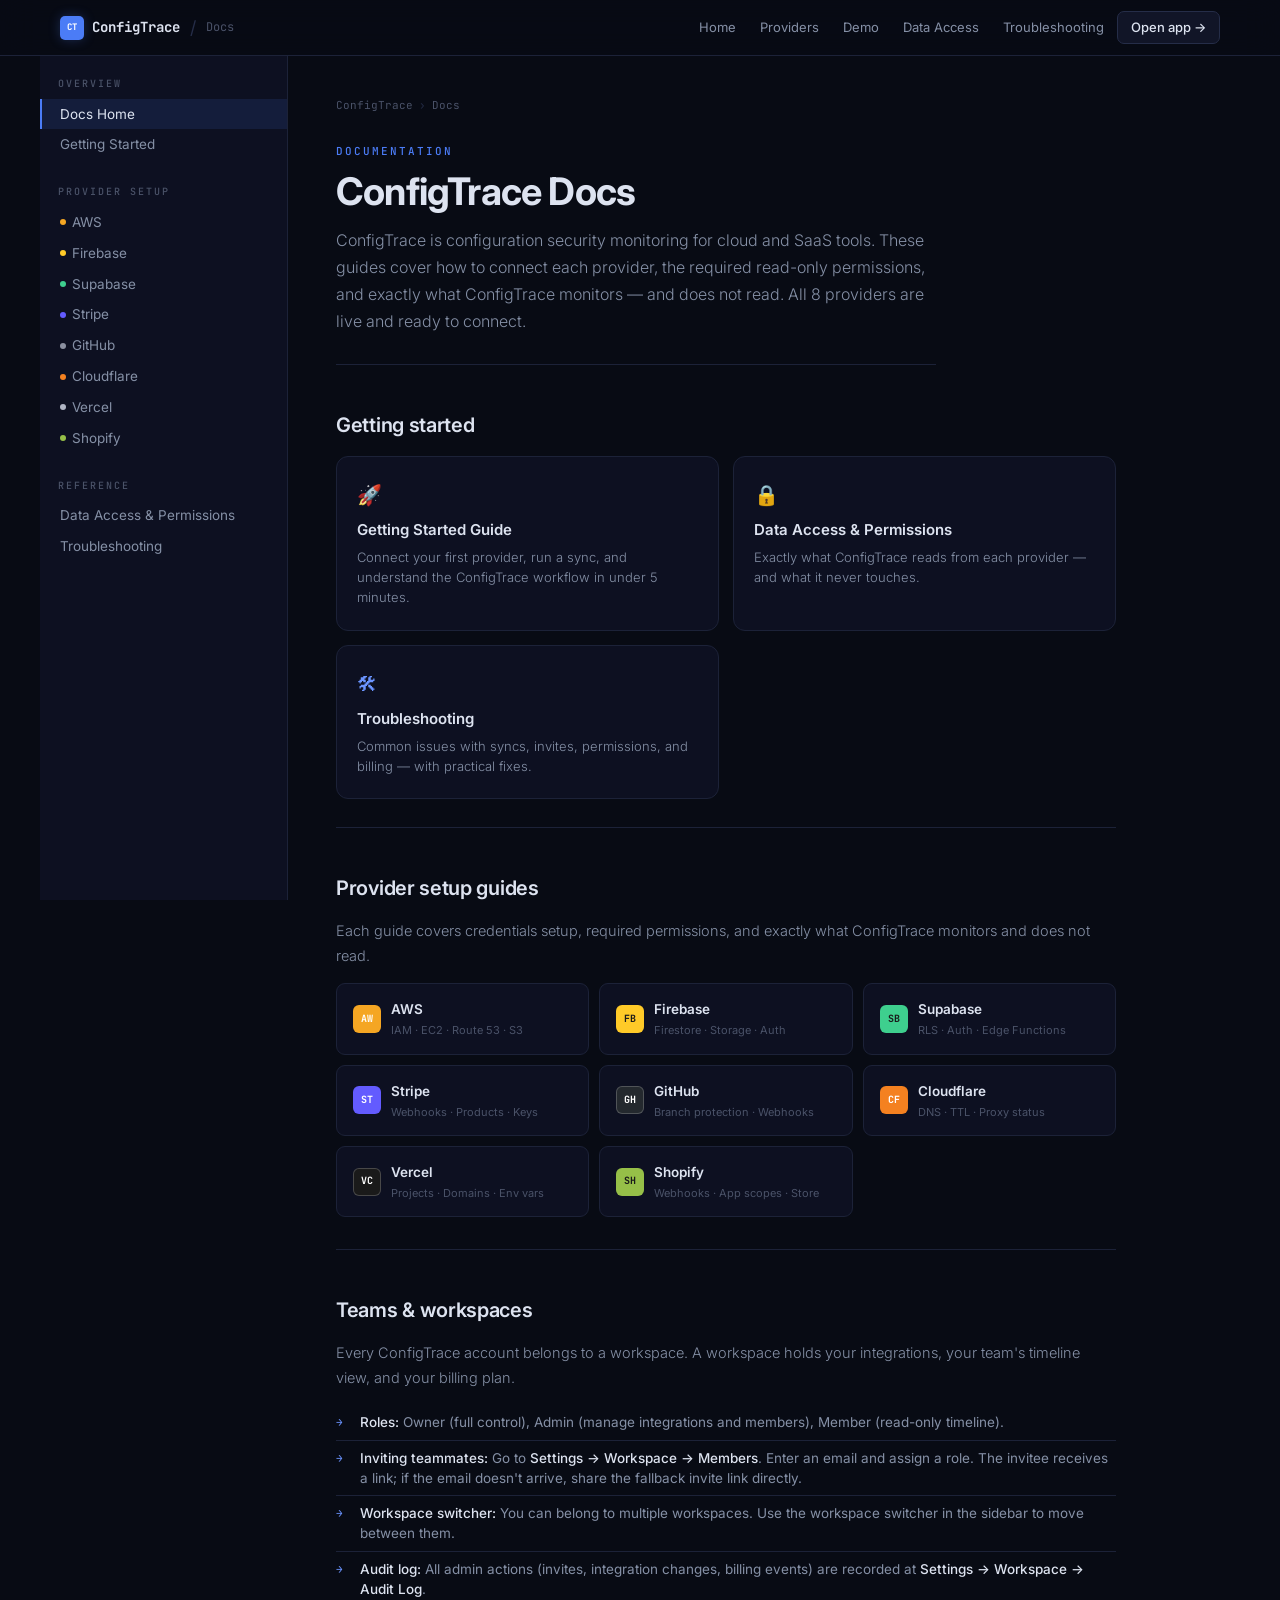
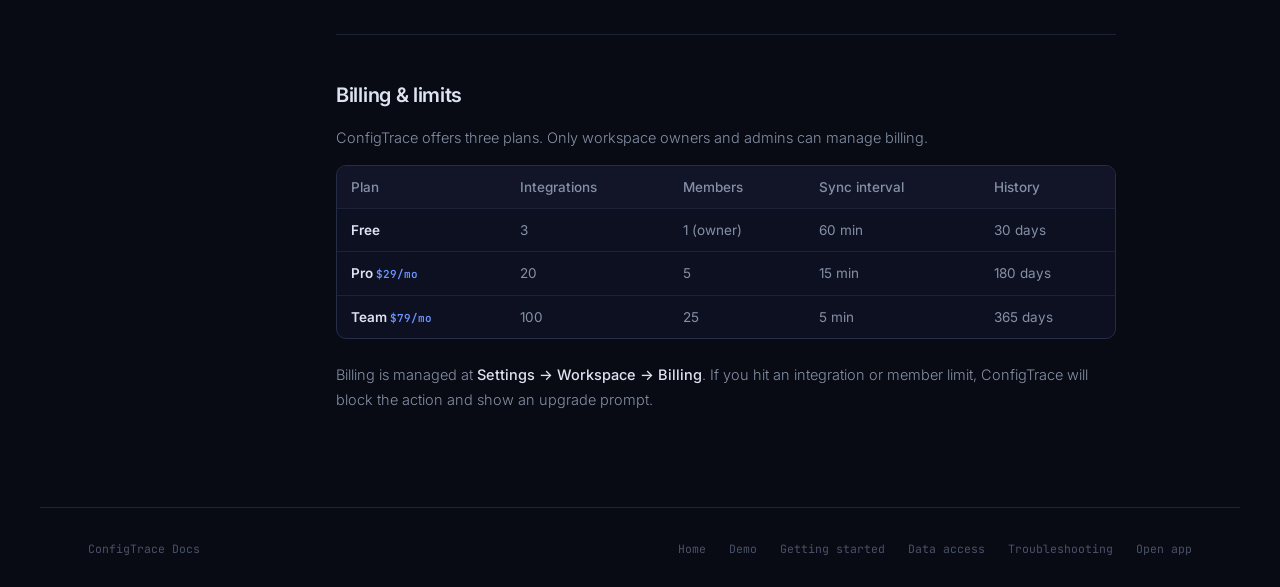
<file: docs.html>
<!DOCTYPE html>
<html lang="en">
<head>
  <meta charset="UTF-8">
  <meta name="viewport" content="width=device-width, initial-scale=1.0">
  <title>Docs — ConfigTrace</title>
  <meta name="description" content="ConfigTrace documentation. Learn how to connect providers, understand permissions, review configuration drift, and manage your team.">
  <link rel="canonical" href="https://configtrace.org/docs.html">
  <link rel="preconnect" href="https://fonts.googleapis.com">
  <link rel="preconnect" href="https://fonts.gstatic.com" crossorigin>
  <link href="https://fonts.googleapis.com/css2?family=Inter:wght@300;400;500;600;700&family=JetBrains+Mono:wght@400;500;700&display=swap" rel="stylesheet">
  <link rel="stylesheet" href="docs.css">
</head>
<body>

<!-- Top Nav -->
<nav class="docs-topnav" role="navigation" aria-label="Main navigation">
  <div class="docs-topnav-inner">
    <div style="display:flex;align-items:center;gap:10px;">
      <button class="docs-mobile-toggle" id="sidebarToggle" aria-label="Toggle sidebar" aria-expanded="false">☰</button>
      <a href="/" class="docs-nav-logo" aria-label="ConfigTrace home">
        <div class="docs-nav-logo-box" aria-hidden="true">CT</div>
        ConfigTrace
      </a>
      <span class="docs-nav-sep" aria-hidden="true">/</span>
      <span class="docs-nav-label">Docs</span>
    </div>
    <div class="docs-nav-links">
      <a href="/">Home</a>
      <a href="#providers">Providers</a>
      <a href="demo.html">Demo</a>
      <a href="docs/data-access.html">Data Access</a>
      <a href="docs/troubleshooting.html">Troubleshooting</a>
      <a href="https://app.configtrace.org" class="docs-nav-app" target="_blank" rel="noopener noreferrer">Open app →</a>
    </div>
  </div>
</nav>

<!-- Docs Shell -->
<div class="docs-shell">

  <!-- Sidebar -->
  <aside class="docs-sidebar" id="docsSidebar" aria-label="Documentation navigation">
    <div class="sidebar-section">
      <span class="sidebar-section-label">Overview</span>
      <ul class="sidebar-nav">
        <li><a href="docs.html" class="active">Docs Home</a></li>
        <li><a href="docs/getting-started.html">Getting Started</a></li>
      </ul>
    </div>

    <div class="sidebar-section">
      <span class="sidebar-section-label">Provider Setup</span>
      <ul class="sidebar-nav">
        <li><a href="docs/aws.html"><span class="sidebar-provider-dot" style="background:#f5a623"></span>AWS</a></li>
        <li><a href="docs/firebase.html"><span class="sidebar-provider-dot" style="background:#ffca28"></span>Firebase</a></li>
        <li><a href="docs/supabase.html"><span class="sidebar-provider-dot" style="background:#3ecf8e"></span>Supabase</a></li>
        <li><a href="docs/stripe.html"><span class="sidebar-provider-dot" style="background:#635bff"></span>Stripe</a></li>
        <li><a href="docs/github.html"><span class="sidebar-provider-dot" style="background:#8b90a0"></span>GitHub</a></li>
        <li><a href="docs/cloudflare.html"><span class="sidebar-provider-dot" style="background:#f48120"></span>Cloudflare</a></li>
        <li><a href="docs/vercel.html"><span class="sidebar-provider-dot" style="background:#b0b5c4"></span>Vercel</a></li>
        <li><a href="docs/shopify.html"><span class="sidebar-provider-dot" style="background:#96bf48"></span>Shopify</a></li>
      </ul>
    </div>

    <div class="sidebar-section">
      <span class="sidebar-section-label">Reference</span>
      <ul class="sidebar-nav">
        <li><a href="docs/data-access.html">Data Access &amp; Permissions</a></li>
        <li><a href="docs/troubleshooting.html">Troubleshooting</a></li>
      </ul>
    </div>
  </aside>

  <!-- Main -->
  <main class="docs-main" id="docsMain">
    <div class="docs-content">

      <nav class="docs-breadcrumb" aria-label="Breadcrumb">
        <a href="/">ConfigTrace</a>
        <span class="docs-breadcrumb-sep">›</span>
        <span>Docs</span>
      </nav>

      <span class="docs-page-label">Documentation</span>
      <h1 class="docs-page-title">ConfigTrace Docs</h1>
      <p class="docs-page-intro">
        ConfigTrace is configuration security monitoring for cloud and SaaS tools.
        These guides cover how to connect each provider, the required read-only permissions,
        and exactly what ConfigTrace monitors — and does not read.
        All 8 providers are live and ready to connect.
      </p>

      <!-- Getting started card -->
      <h2 class="docs-h2">Getting started</h2>
      <div class="docs-card-grid" style="grid-template-columns: repeat(auto-fill, minmax(300px, 1fr)); margin-bottom: 16px;">
        <a href="docs/getting-started.html" class="docs-card">
          <div class="docs-card-icon">🚀</div>
          <div class="docs-card-title">Getting Started Guide</div>
          <div class="docs-card-desc">Connect your first provider, run a sync, and understand the ConfigTrace workflow in under 5 minutes.</div>
        </a>
        <a href="docs/data-access.html" class="docs-card">
          <div class="docs-card-icon">🔒</div>
          <div class="docs-card-title">Data Access &amp; Permissions</div>
          <div class="docs-card-desc">Exactly what ConfigTrace reads from each provider — and what it never touches.</div>
        </a>
        <a href="docs/troubleshooting.html" class="docs-card">
          <div class="docs-card-icon">🛠</div>
          <div class="docs-card-title">Troubleshooting</div>
          <div class="docs-card-desc">Common issues with syncs, invites, permissions, and billing — with practical fixes.</div>
        </a>
      </div>

      <hr class="docs-divider">

      <!-- Provider guides -->
      <h2 class="docs-h2" id="providers">Provider setup guides</h2>
      <p class="docs-p">Each guide covers credentials setup, required permissions, and exactly what ConfigTrace monitors and does not read.</p>

      <div class="provider-card-grid">
        <a href="docs/aws.html" class="provider-mini-card">
          <div class="provider-mini-icon" style="background:#f5a623">AW</div>
          <div>
            <div class="provider-mini-name">AWS</div>
            <div class="provider-mini-sub">IAM · EC2 · Route 53 · S3</div>
          </div>
        </a>
        <a href="docs/firebase.html" class="provider-mini-card">
          <div class="provider-mini-icon" style="background:#ffca28;color:#1a1a1a">FB</div>
          <div>
            <div class="provider-mini-name">Firebase</div>
            <div class="provider-mini-sub">Firestore · Storage · Auth</div>
          </div>
        </a>
        <a href="docs/supabase.html" class="provider-mini-card">
          <div class="provider-mini-icon" style="background:#3ecf8e;color:#1a1a1a">SB</div>
          <div>
            <div class="provider-mini-name">Supabase</div>
            <div class="provider-mini-sub">RLS · Auth · Edge Functions</div>
          </div>
        </a>
        <a href="docs/stripe.html" class="provider-mini-card">
          <div class="provider-mini-icon" style="background:#635bff">ST</div>
          <div>
            <div class="provider-mini-name">Stripe</div>
            <div class="provider-mini-sub">Webhooks · Products · Keys</div>
          </div>
        </a>
        <a href="docs/github.html" class="provider-mini-card">
          <div class="provider-mini-icon" style="background:#24292e;border:1px solid rgba(255,255,255,.2)">GH</div>
          <div>
            <div class="provider-mini-name">GitHub</div>
            <div class="provider-mini-sub">Branch protection · Webhooks</div>
          </div>
        </a>
        <a href="docs/cloudflare.html" class="provider-mini-card">
          <div class="provider-mini-icon" style="background:#f48120">CF</div>
          <div>
            <div class="provider-mini-name">Cloudflare</div>
            <div class="provider-mini-sub">DNS · TTL · Proxy status</div>
          </div>
        </a>
        <a href="docs/vercel.html" class="provider-mini-card">
          <div class="provider-mini-icon" style="background:#1a1a1a;border:1px solid rgba(255,255,255,.2)">VC</div>
          <div>
            <div class="provider-mini-name">Vercel</div>
            <div class="provider-mini-sub">Projects · Domains · Env vars</div>
          </div>
        </a>
        <a href="docs/shopify.html" class="provider-mini-card">
          <div class="provider-mini-icon" style="background:#96bf48;color:#1a1a1a">SH</div>
          <div>
            <div class="provider-mini-name">Shopify</div>
            <div class="provider-mini-sub">Webhooks · App scopes · Store</div>
          </div>
        </a>
      </div>

      <hr class="docs-divider">

      <!-- Teams & Workspaces -->
      <h2 class="docs-h2">Teams &amp; workspaces</h2>
      <p class="docs-p">Every ConfigTrace account belongs to a workspace. A workspace holds your integrations, your team's timeline view, and your billing plan.</p>

      <ul class="docs-list">
        <li><span class="docs-list-icon">→</span><span><strong>Roles:</strong> Owner (full control), Admin (manage integrations and members), Member (read-only timeline).</span></li>
        <li><span class="docs-list-icon">→</span><span><strong>Inviting teammates:</strong> Go to <strong>Settings → Workspace → Members</strong>. Enter an email and assign a role. The invitee receives a link; if the email doesn't arrive, share the fallback invite link directly.</span></li>
        <li><span class="docs-list-icon">→</span><span><strong>Workspace switcher:</strong> You can belong to multiple workspaces. Use the workspace switcher in the sidebar to move between them.</span></li>
        <li><span class="docs-list-icon">→</span><span><strong>Audit log:</strong> All admin actions (invites, integration changes, billing events) are recorded at <strong>Settings → Workspace → Audit Log</strong>.</span></li>
      </ul>

      <hr class="docs-divider">

      <!-- Billing & Limits -->
      <h2 class="docs-h2">Billing &amp; limits</h2>
      <p class="docs-p">ConfigTrace offers three plans. Only workspace owners and admins can manage billing.</p>

      <div style="background:var(--bg-2);border:1px solid var(--border-2);border-radius:10px;overflow:hidden;margin-bottom:24px;">
        <table style="width:100%;border-collapse:collapse;font-size:13.5px;">
          <thead>
            <tr style="background:var(--bg-3);border-bottom:1px solid var(--border);">
              <th style="text-align:left;padding:10px 14px;font-weight:500;color:var(--text-2);">Plan</th>
              <th style="text-align:left;padding:10px 14px;font-weight:500;color:var(--text-2);">Integrations</th>
              <th style="text-align:left;padding:10px 14px;font-weight:500;color:var(--text-2);">Members</th>
              <th style="text-align:left;padding:10px 14px;font-weight:500;color:var(--text-2);">Sync interval</th>
              <th style="text-align:left;padding:10px 14px;font-weight:500;color:var(--text-2);">History</th>
            </tr>
          </thead>
          <tbody>
            <tr style="border-bottom:1px solid var(--border);">
              <td style="padding:10px 14px;color:var(--text);font-weight:600;">Free</td>
              <td style="padding:10px 14px;color:var(--text-2);">3</td>
              <td style="padding:10px 14px;color:var(--text-2);">1 (owner)</td>
              <td style="padding:10px 14px;color:var(--text-2);">60 min</td>
              <td style="padding:10px 14px;color:var(--text-2);">30 days</td>
            </tr>
            <tr style="border-bottom:1px solid var(--border);">
              <td style="padding:10px 14px;color:var(--text);font-weight:600;">Pro <span style="font-family:var(--mono);font-size:11px;color:var(--blue-2);">$29/mo</span></td>
              <td style="padding:10px 14px;color:var(--text-2);">20</td>
              <td style="padding:10px 14px;color:var(--text-2);">5</td>
              <td style="padding:10px 14px;color:var(--text-2);">15 min</td>
              <td style="padding:10px 14px;color:var(--text-2);">180 days</td>
            </tr>
            <tr>
              <td style="padding:10px 14px;color:var(--text);font-weight:600;">Team <span style="font-family:var(--mono);font-size:11px;color:var(--blue-2);">$79/mo</span></td>
              <td style="padding:10px 14px;color:var(--text-2);">100</td>
              <td style="padding:10px 14px;color:var(--text-2);">25</td>
              <td style="padding:10px 14px;color:var(--text-2);">5 min</td>
              <td style="padding:10px 14px;color:var(--text-2);">365 days</td>
            </tr>
          </tbody>
        </table>
      </div>
      <p class="docs-p">Billing is managed at <strong>Settings → Workspace → Billing</strong>. If you hit an integration or member limit, ConfigTrace will block the action and show an upgrade prompt.</p>

    </div><!-- /docs-content -->
  </main>
</div><!-- /docs-shell -->

<footer>
  <div class="docs-footer">
    <div class="docs-footer-inner">
      <span>ConfigTrace Docs</span>
      <div>
        <a href="/">Home</a>
        <a href="demo.html">Demo</a>
        <a href="docs/getting-started.html">Getting started</a>
        <a href="docs/data-access.html">Data access</a>
        <a href="docs/troubleshooting.html">Troubleshooting</a>
        <a href="https://app.configtrace.org" target="_blank" rel="noopener noreferrer">Open app</a>
      </div>
    </div>
  </div>
</footer>

<script>
  (function () {
    var toggle  = document.getElementById('sidebarToggle');
    var sidebar = document.getElementById('docsSidebar');
    var open    = false;

    toggle.addEventListener('click', function () {
      open = !open;
      sidebar.classList.toggle('open', open);
      toggle.setAttribute('aria-expanded', open);
    });

    // Close sidebar when a link is clicked on mobile
    sidebar.querySelectorAll('a').forEach(function (a) {
      a.addEventListener('click', function () {
        if (window.innerWidth < 900) {
          open = false;
          sidebar.classList.remove('open');
          toggle.setAttribute('aria-expanded', false);
        }
      });
    });
  })();
</script>

</body>
</html>
</file>
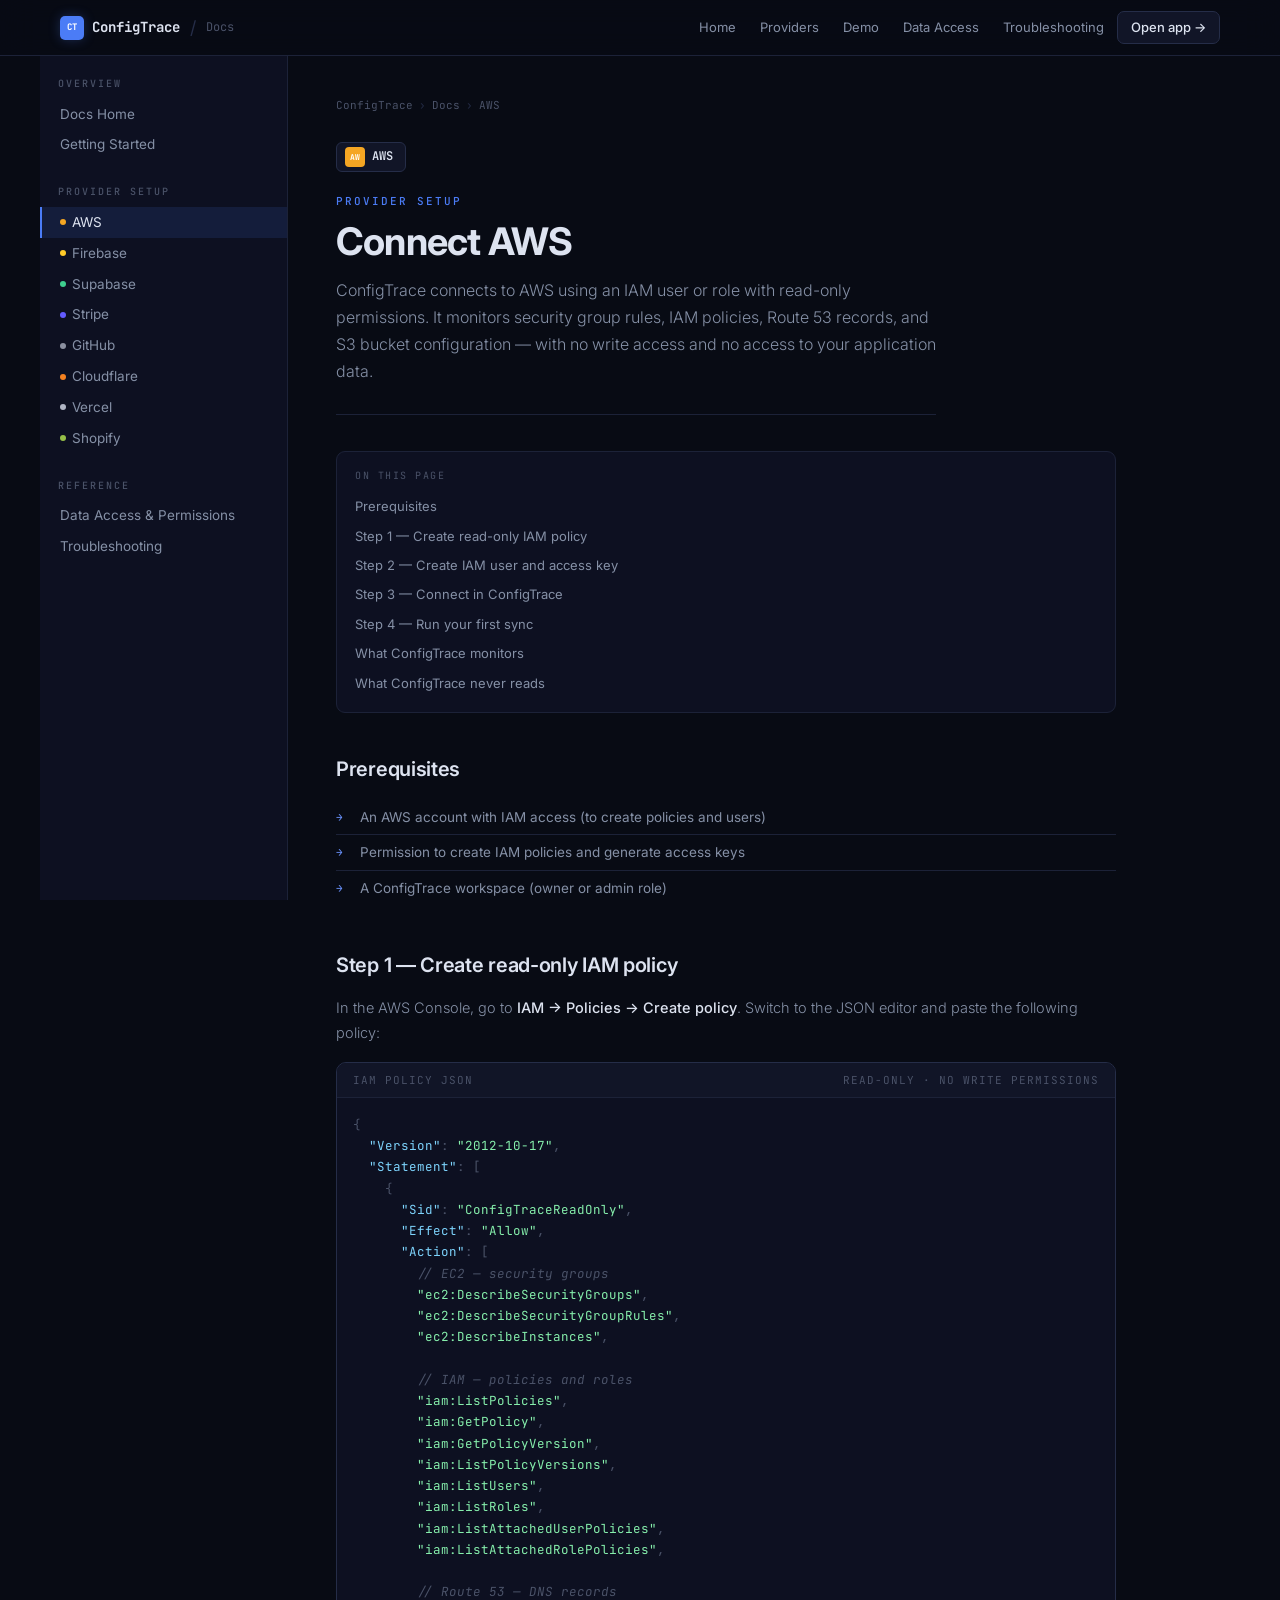
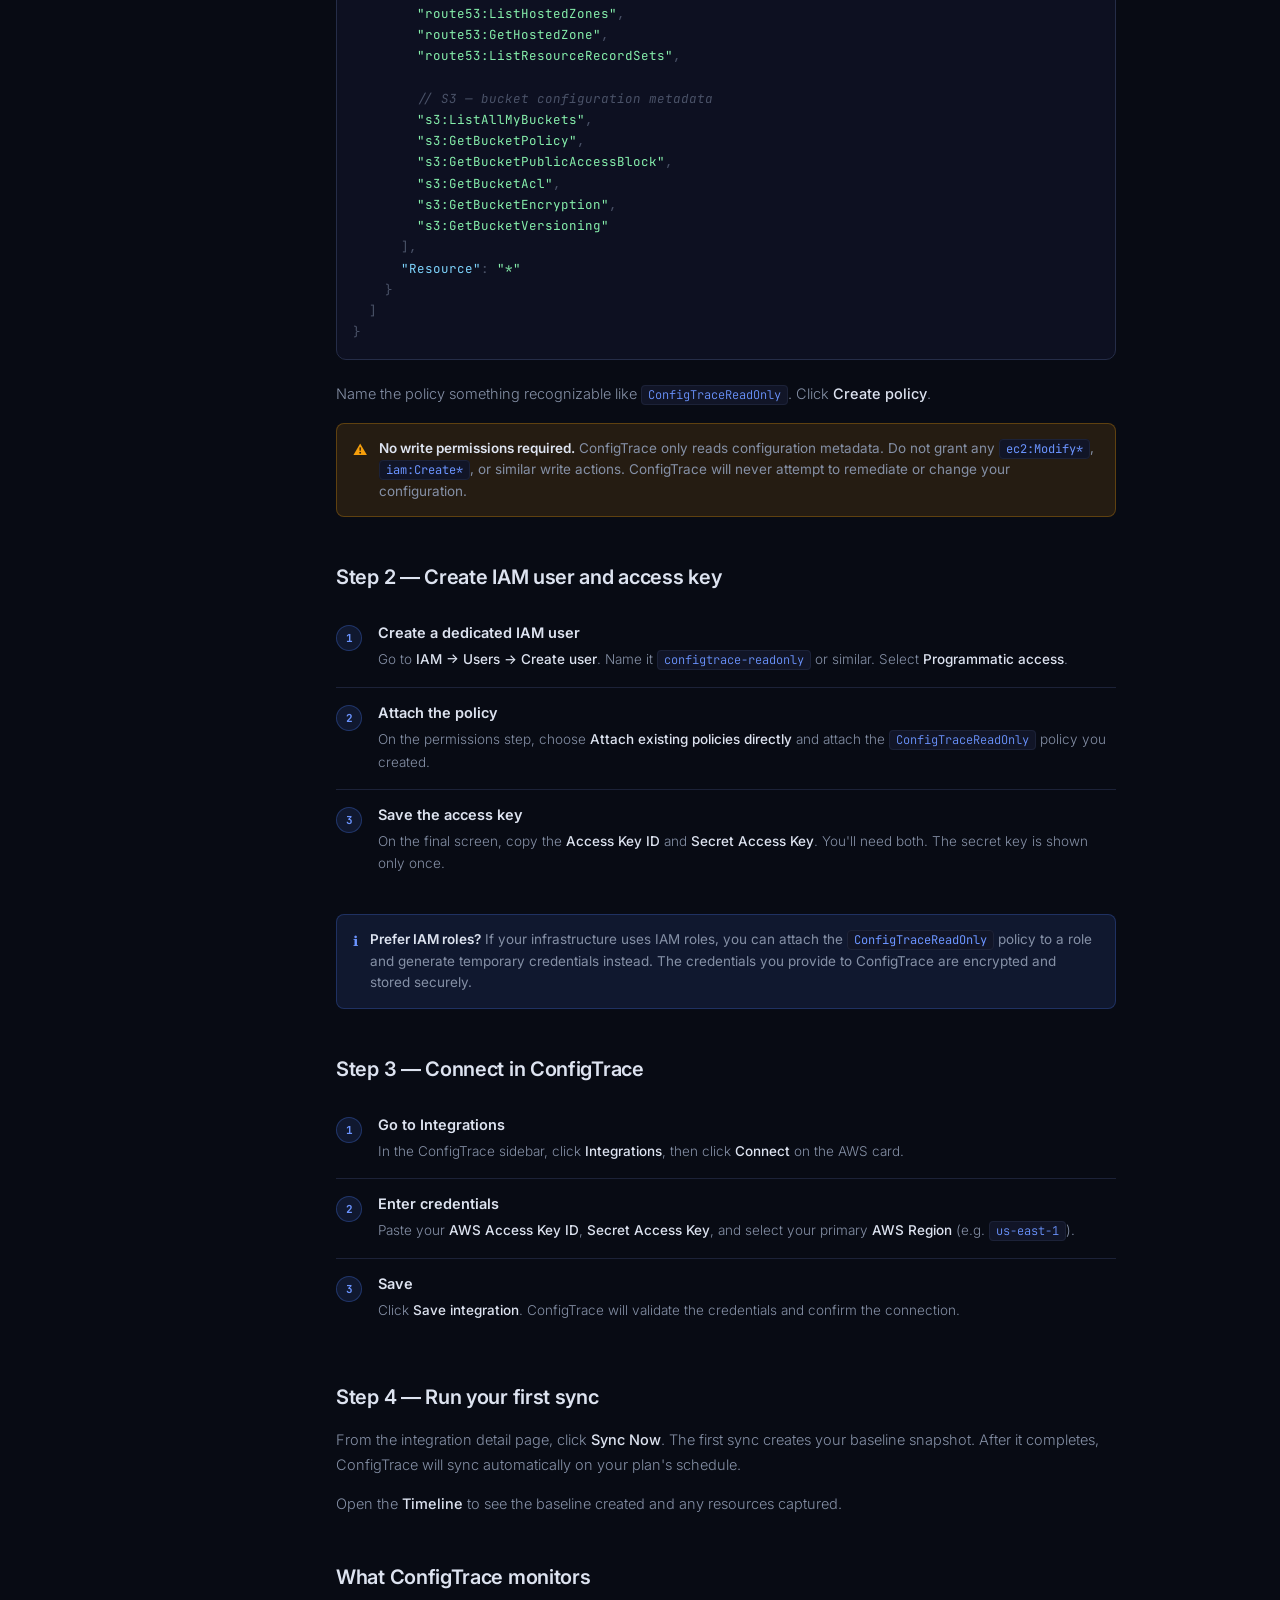
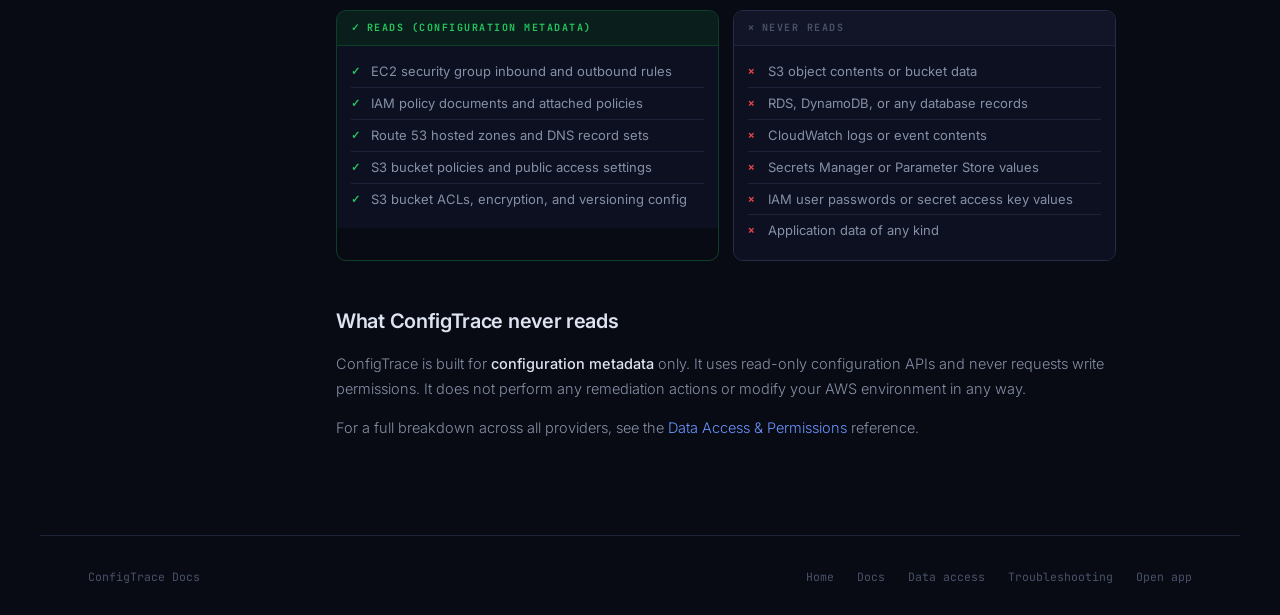
<file: docs/aws.html>
<!DOCTYPE html>
<html lang="en">
<head>
  <meta charset="UTF-8">
  <meta name="viewport" content="width=device-width, initial-scale=1.0">
  <title>AWS Setup — ConfigTrace Docs</title>
  <meta name="description" content="Connect AWS to ConfigTrace. Set up a read-only IAM policy, enter credentials, and start monitoring security groups, IAM policies, Route 53, and S3 configuration.">
  <link rel="canonical" href="https://configtrace.org/docs/aws.html">
  <link rel="preconnect" href="https://fonts.googleapis.com">
  <link rel="preconnect" href="https://fonts.gstatic.com" crossorigin>
  <link href="https://fonts.googleapis.com/css2?family=Inter:wght@300;400;500;600;700&family=JetBrains+Mono:wght@400;500;700&display=swap" rel="stylesheet">
  <link rel="stylesheet" href="../docs.css">
</head>
<body>

<nav class="docs-topnav" role="navigation" aria-label="Main navigation">
  <div class="docs-topnav-inner">
    <div style="display:flex;align-items:center;gap:10px;">
      <button class="docs-mobile-toggle" id="sidebarToggle" aria-label="Toggle sidebar" aria-expanded="false">☰</button>
      <a href="/" class="docs-nav-logo" aria-label="ConfigTrace home">
        <div class="docs-nav-logo-box" aria-hidden="true">CT</div>
        ConfigTrace
      </a>
      <span class="docs-nav-sep" aria-hidden="true">/</span>
      <span class="docs-nav-label">Docs</span>
    </div>
    <div class="docs-nav-links">
      <a href="/">Home</a>
      <a href="../docs.html#providers">Providers</a>
      <a href="../demo.html">Demo</a>
      <a href="data-access.html">Data Access</a>
      <a href="troubleshooting.html">Troubleshooting</a>
      <a href="https://app.configtrace.org" class="docs-nav-app" target="_blank" rel="noopener noreferrer">Open app →</a>
    </div>
  </div>
</nav>

<div class="docs-shell">
  <aside class="docs-sidebar" id="docsSidebar" aria-label="Documentation navigation">
    <div class="sidebar-section">
      <span class="sidebar-section-label">Overview</span>
      <ul class="sidebar-nav">
        <li><a href="../docs.html">Docs Home</a></li>
        <li><a href="getting-started.html">Getting Started</a></li>
      </ul>
    </div>
    <div class="sidebar-section">
      <span class="sidebar-section-label">Provider Setup</span>
      <ul class="sidebar-nav">
        <li><a href="aws.html" class="active"><span class="sidebar-provider-dot" style="background:#f5a623"></span>AWS</a></li>
        <li><a href="firebase.html"><span class="sidebar-provider-dot" style="background:#ffca28"></span>Firebase</a></li>
        <li><a href="supabase.html"><span class="sidebar-provider-dot" style="background:#3ecf8e"></span>Supabase</a></li>
        <li><a href="stripe.html"><span class="sidebar-provider-dot" style="background:#635bff"></span>Stripe</a></li>
        <li><a href="github.html"><span class="sidebar-provider-dot" style="background:#8b90a0"></span>GitHub</a></li>
        <li><a href="cloudflare.html"><span class="sidebar-provider-dot" style="background:#f48120"></span>Cloudflare</a></li>
        <li><a href="vercel.html"><span class="sidebar-provider-dot" style="background:#b0b5c4"></span>Vercel</a></li>
        <li><a href="shopify.html"><span class="sidebar-provider-dot" style="background:#96bf48"></span>Shopify</a></li>
      </ul>
    </div>
    <div class="sidebar-section">
      <span class="sidebar-section-label">Reference</span>
      <ul class="sidebar-nav">
        <li><a href="data-access.html">Data Access &amp; Permissions</a></li>
        <li><a href="troubleshooting.html">Troubleshooting</a></li>
      </ul>
    </div>
  </aside>

  <main class="docs-main" id="docsMain">
    <div class="docs-content">

      <nav class="docs-breadcrumb" aria-label="Breadcrumb">
        <a href="/">ConfigTrace</a>
        <span class="docs-breadcrumb-sep">›</span>
        <a href="../docs.html">Docs</a>
        <span class="docs-breadcrumb-sep">›</span>
        <span>AWS</span>
      </nav>

      <div class="provider-badge">
        <div class="provider-badge-icon" style="background:#f5a623">AW</div>
        AWS
      </div>

      <span class="docs-page-label">Provider Setup</span>
      <h1 class="docs-page-title">Connect AWS</h1>
      <p class="docs-page-intro">
        ConfigTrace connects to AWS using an IAM user or role with read-only permissions.
        It monitors security group rules, IAM policies, Route 53 records, and S3 bucket configuration —
        with no write access and no access to your application data.
      </p>

      <div class="docs-toc">
        <div class="docs-toc-title">On this page</div>
        <ol class="docs-toc-list">
          <li><a href="#prereqs">Prerequisites</a></li>
          <li><a href="#iam-policy">Step 1 — Create read-only IAM policy</a></li>
          <li><a href="#iam-user">Step 2 — Create IAM user and access key</a></li>
          <li><a href="#connect">Step 3 — Connect in ConfigTrace</a></li>
          <li><a href="#first-sync">Step 4 — Run your first sync</a></li>
          <li><a href="#monitors">What ConfigTrace monitors</a></li>
          <li><a href="#data-access">What ConfigTrace never reads</a></li>
        </ol>
      </div>

      <h2 class="docs-h2" id="prereqs">Prerequisites</h2>
      <ul class="docs-list">
        <li><span class="docs-list-icon">→</span><span>An AWS account with IAM access (to create policies and users)</span></li>
        <li><span class="docs-list-icon">→</span><span>Permission to create IAM policies and generate access keys</span></li>
        <li><span class="docs-list-icon">→</span><span>A ConfigTrace workspace (owner or admin role)</span></li>
      </ul>

      <h2 class="docs-h2" id="iam-policy">Step 1 — Create read-only IAM policy</h2>
      <p class="docs-p">In the AWS Console, go to <strong>IAM → Policies → Create policy</strong>. Switch to the JSON editor and paste the following policy:</p>

      <div class="docs-code-block">
        <div class="docs-code-header">
          <span>IAM Policy JSON</span>
          <span>Read-only · No write permissions</span>
        </div>
        <div class="docs-code-body">
          <pre><span class="code-punct">{</span>
  <span class="code-key">"Version"</span><span class="code-punct">:</span> <span class="code-str">"2012-10-17"</span><span class="code-punct">,</span>
  <span class="code-key">"Statement"</span><span class="code-punct">: [</span>
    <span class="code-punct">{</span>
      <span class="code-key">"Sid"</span><span class="code-punct">:</span> <span class="code-str">"ConfigTraceReadOnly"</span><span class="code-punct">,</span>
      <span class="code-key">"Effect"</span><span class="code-punct">:</span> <span class="code-str">"Allow"</span><span class="code-punct">,</span>
      <span class="code-key">"Action"</span><span class="code-punct">: [</span>
        <span class="code-comment">// EC2 — security groups</span>
        <span class="code-str">"ec2:DescribeSecurityGroups"</span><span class="code-punct">,</span>
        <span class="code-str">"ec2:DescribeSecurityGroupRules"</span><span class="code-punct">,</span>
        <span class="code-str">"ec2:DescribeInstances"</span><span class="code-punct">,</span>

        <span class="code-comment">// IAM — policies and roles</span>
        <span class="code-str">"iam:ListPolicies"</span><span class="code-punct">,</span>
        <span class="code-str">"iam:GetPolicy"</span><span class="code-punct">,</span>
        <span class="code-str">"iam:GetPolicyVersion"</span><span class="code-punct">,</span>
        <span class="code-str">"iam:ListPolicyVersions"</span><span class="code-punct">,</span>
        <span class="code-str">"iam:ListUsers"</span><span class="code-punct">,</span>
        <span class="code-str">"iam:ListRoles"</span><span class="code-punct">,</span>
        <span class="code-str">"iam:ListAttachedUserPolicies"</span><span class="code-punct">,</span>
        <span class="code-str">"iam:ListAttachedRolePolicies"</span><span class="code-punct">,</span>

        <span class="code-comment">// Route 53 — DNS records</span>
        <span class="code-str">"route53:ListHostedZones"</span><span class="code-punct">,</span>
        <span class="code-str">"route53:GetHostedZone"</span><span class="code-punct">,</span>
        <span class="code-str">"route53:ListResourceRecordSets"</span><span class="code-punct">,</span>

        <span class="code-comment">// S3 — bucket configuration metadata</span>
        <span class="code-str">"s3:ListAllMyBuckets"</span><span class="code-punct">,</span>
        <span class="code-str">"s3:GetBucketPolicy"</span><span class="code-punct">,</span>
        <span class="code-str">"s3:GetBucketPublicAccessBlock"</span><span class="code-punct">,</span>
        <span class="code-str">"s3:GetBucketAcl"</span><span class="code-punct">,</span>
        <span class="code-str">"s3:GetBucketEncryption"</span><span class="code-punct">,</span>
        <span class="code-str">"s3:GetBucketVersioning"</span>
      <span class="code-punct">],</span>
      <span class="code-key">"Resource"</span><span class="code-punct">:</span> <span class="code-str">"*"</span>
    <span class="code-punct">}</span>
  <span class="code-punct">]</span>
<span class="code-punct">}</span></pre>
        </div>
      </div>

      <p class="docs-p">Name the policy something recognizable like <code>ConfigTraceReadOnly</code>. Click <strong>Create policy</strong>.</p>

      <div class="callout warning">
        <span class="callout-icon">⚠</span>
        <div class="callout-body">
          <strong>No write permissions required.</strong> ConfigTrace only reads configuration metadata. Do not grant any <code>ec2:Modify*</code>, <code>iam:Create*</code>, or similar write actions. ConfigTrace will never attempt to remediate or change your configuration.
        </div>
      </div>

      <h2 class="docs-h2" id="iam-user">Step 2 — Create IAM user and access key</h2>
      <ol class="docs-steps">
        <li>
          <span class="step-num">1</span>
          <div class="step-body">
            <div class="step-title">Create a dedicated IAM user</div>
            <div class="step-desc">Go to <strong>IAM → Users → Create user</strong>. Name it <code>configtrace-readonly</code> or similar. Select <strong>Programmatic access</strong>.</div>
          </div>
        </li>
        <li>
          <span class="step-num">2</span>
          <div class="step-body">
            <div class="step-title">Attach the policy</div>
            <div class="step-desc">On the permissions step, choose <strong>Attach existing policies directly</strong> and attach the <code>ConfigTraceReadOnly</code> policy you created.</div>
          </div>
        </li>
        <li>
          <span class="step-num">3</span>
          <div class="step-body">
            <div class="step-title">Save the access key</div>
            <div class="step-desc">On the final screen, copy the <strong>Access Key ID</strong> and <strong>Secret Access Key</strong>. You'll need both. The secret key is shown only once.</div>
          </div>
        </li>
      </ol>

      <div class="callout info">
        <span class="callout-icon">ℹ</span>
        <div class="callout-body">
          <strong>Prefer IAM roles?</strong> If your infrastructure uses IAM roles, you can attach the <code>ConfigTraceReadOnly</code> policy to a role and generate temporary credentials instead. The credentials you provide to ConfigTrace are encrypted and stored securely.
        </div>
      </div>

      <h2 class="docs-h2" id="connect">Step 3 — Connect in ConfigTrace</h2>
      <ol class="docs-steps">
        <li>
          <span class="step-num">1</span>
          <div class="step-body">
            <div class="step-title">Go to Integrations</div>
            <div class="step-desc">In the ConfigTrace sidebar, click <strong>Integrations</strong>, then click <strong>Connect</strong> on the AWS card.</div>
          </div>
        </li>
        <li>
          <span class="step-num">2</span>
          <div class="step-body">
            <div class="step-title">Enter credentials</div>
            <div class="step-desc">Paste your <strong>AWS Access Key ID</strong>, <strong>Secret Access Key</strong>, and select your primary <strong>AWS Region</strong> (e.g. <code>us-east-1</code>).</div>
          </div>
        </li>
        <li>
          <span class="step-num">3</span>
          <div class="step-body">
            <div class="step-title">Save</div>
            <div class="step-desc">Click <strong>Save integration</strong>. ConfigTrace will validate the credentials and confirm the connection.</div>
          </div>
        </li>
      </ol>

      <h2 class="docs-h2" id="first-sync">Step 4 — Run your first sync</h2>
      <p class="docs-p">From the integration detail page, click <strong>Sync Now</strong>. The first sync creates your baseline snapshot. After it completes, ConfigTrace will sync automatically on your plan's schedule.</p>
      <p class="docs-p">Open the <strong>Timeline</strong> to see the baseline created and any resources captured.</p>

      <h2 class="docs-h2" id="monitors">What ConfigTrace monitors</h2>
      <div class="perm-grid">
        <div class="perm-panel reads">
          <div class="perm-panel-hdr"><span>✓</span> Reads (configuration metadata)</div>
          <div class="perm-panel-body">
            <ul class="perm-list">
              <li><span class="perm-icon">✓</span>EC2 security group inbound and outbound rules</li>
              <li><span class="perm-icon">✓</span>IAM policy documents and attached policies</li>
              <li><span class="perm-icon">✓</span>Route 53 hosted zones and DNS record sets</li>
              <li><span class="perm-icon">✓</span>S3 bucket policies and public access settings</li>
              <li><span class="perm-icon">✓</span>S3 bucket ACLs, encryption, and versioning config</li>
            </ul>
          </div>
        </div>
        <div class="perm-panel no-reads">
          <div class="perm-panel-hdr"><span>✕</span> Never reads</div>
          <div class="perm-panel-body">
            <ul class="perm-list">
              <li><span class="perm-icon">✕</span>S3 object contents or bucket data</li>
              <li><span class="perm-icon">✕</span>RDS, DynamoDB, or any database records</li>
              <li><span class="perm-icon">✕</span>CloudWatch logs or event contents</li>
              <li><span class="perm-icon">✕</span>Secrets Manager or Parameter Store values</li>
              <li><span class="perm-icon">✕</span>IAM user passwords or secret access key values</li>
              <li><span class="perm-icon">✕</span>Application data of any kind</li>
            </ul>
          </div>
        </div>
      </div>

      <h2 class="docs-h2" id="data-access">What ConfigTrace never reads</h2>
      <p class="docs-p">ConfigTrace is built for <strong>configuration metadata</strong> only. It uses read-only configuration APIs and never requests write permissions. It does not perform any remediation actions or modify your AWS environment in any way.</p>
      <p class="docs-p">For a full breakdown across all providers, see the <a href="data-access.html">Data Access &amp; Permissions</a> reference.</p>

    </div>
  </main>
</div>

<footer>
  <div class="docs-footer">
    <div class="docs-footer-inner">
      <span>ConfigTrace Docs</span>
      <div>
        <a href="/">Home</a>
        <a href="../docs.html">Docs</a>
        <a href="data-access.html">Data access</a>
        <a href="troubleshooting.html">Troubleshooting</a>
        <a href="https://app.configtrace.org" target="_blank" rel="noopener noreferrer">Open app</a>
      </div>
    </div>
  </div>
</footer>

<script>
  (function () {
    var toggle  = document.getElementById('sidebarToggle');
    var sidebar = document.getElementById('docsSidebar');
    var open    = false;
    toggle.addEventListener('click', function () { open = !open; sidebar.classList.toggle('open', open); toggle.setAttribute('aria-expanded', open); });
    sidebar.querySelectorAll('a').forEach(function (a) { a.addEventListener('click', function () { if (window.innerWidth < 900) { open = false; sidebar.classList.remove('open'); toggle.setAttribute('aria-expanded', false); } }); });
  })();
</script>
</body>
</html>
</file>
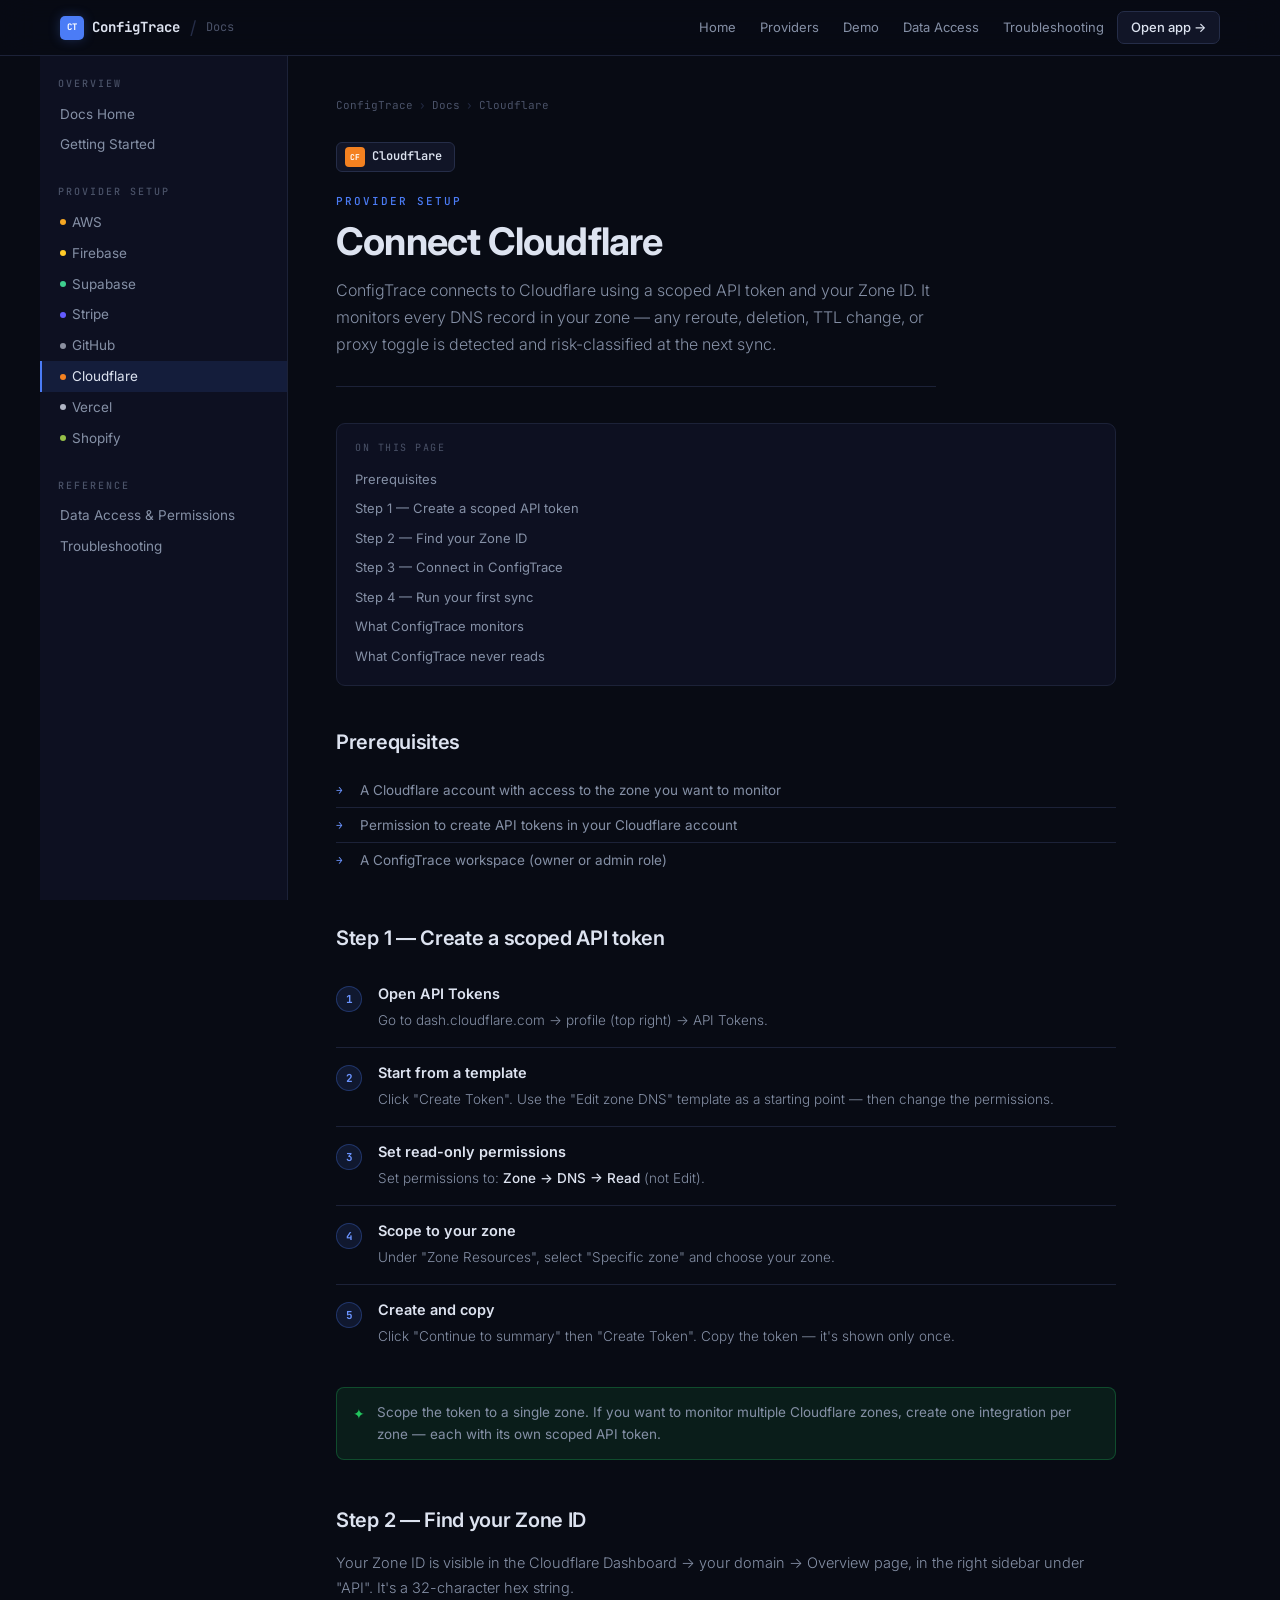
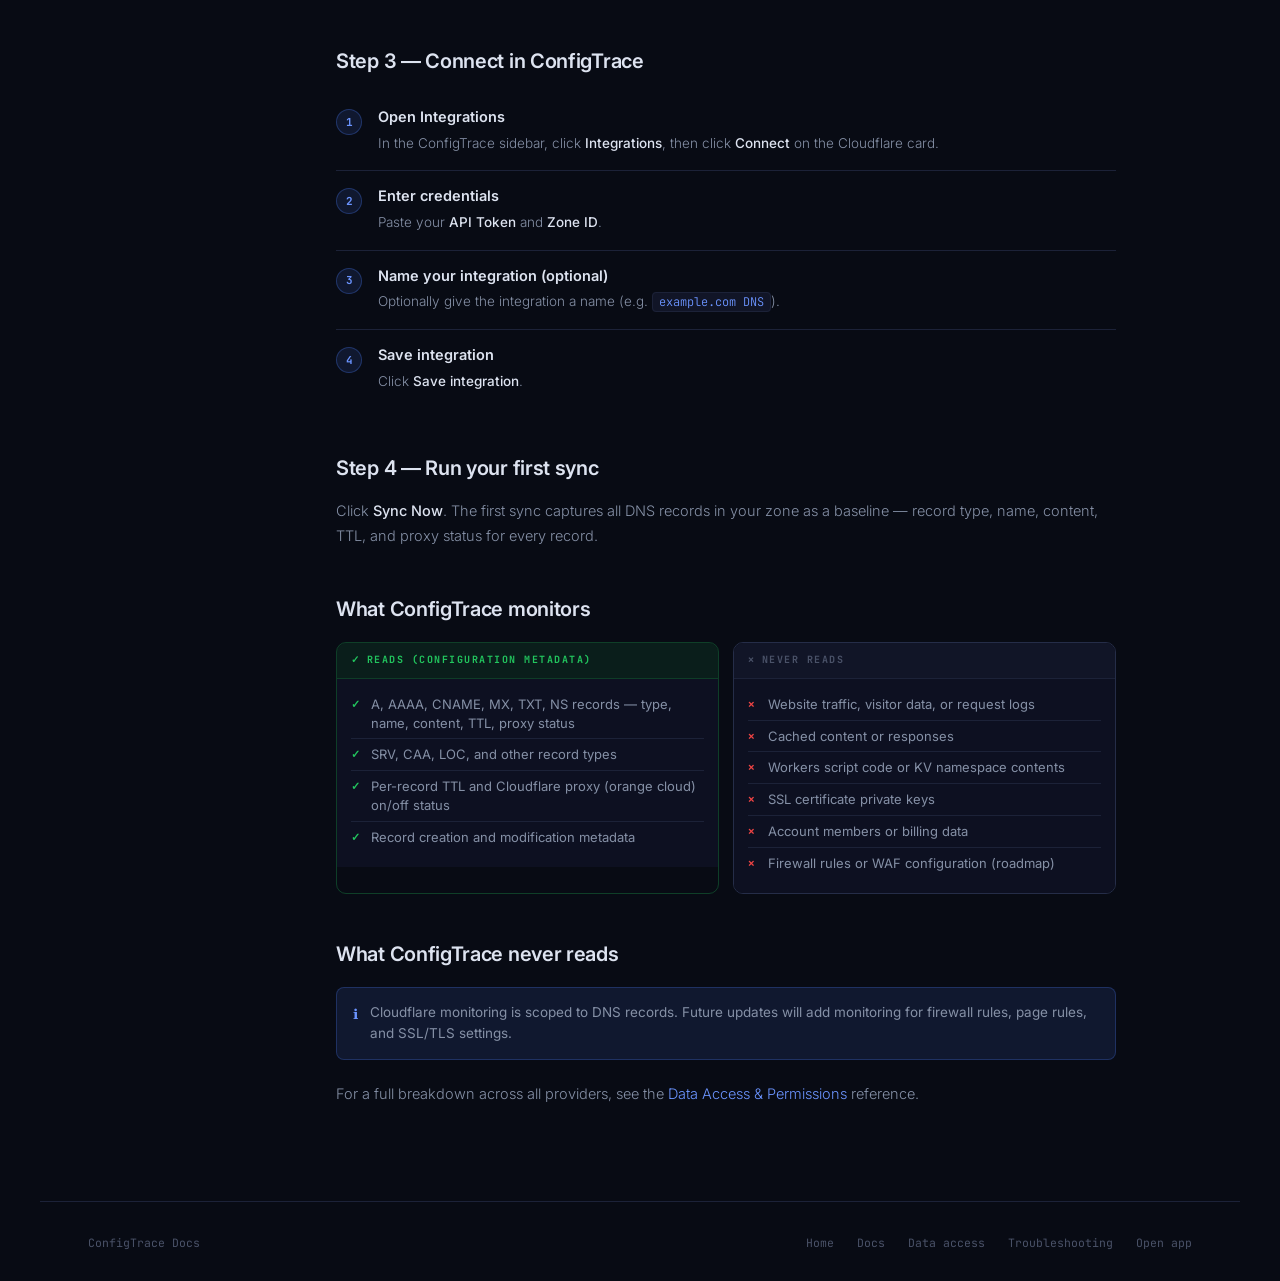
<file: docs/cloudflare.html>
<!DOCTYPE html>
<html lang="en">
<head>
  <meta charset="UTF-8">
  <meta name="viewport" content="width=device-width, initial-scale=1.0">
  <title>Cloudflare Setup — ConfigTrace Docs</title>
  <meta name="description" content="Connect Cloudflare to ConfigTrace using a scoped API token and Zone ID. Monitor every DNS record in your zone — reroutes, deletions, TTL changes, and proxy toggles detected at every sync.">
  <link rel="canonical" href="https://configtrace.org/docs/cloudflare.html">
  <link rel="preconnect" href="https://fonts.googleapis.com">
  <link rel="preconnect" href="https://fonts.gstatic.com" crossorigin>
  <link href="https://fonts.googleapis.com/css2?family=Inter:wght@300;400;500;600;700&family=JetBrains+Mono:wght@400;500;700&display=swap" rel="stylesheet">
  <link rel="stylesheet" href="../docs.css">
</head>
<body>

<nav class="docs-topnav" role="navigation" aria-label="Main navigation">
  <div class="docs-topnav-inner">
    <div style="display:flex;align-items:center;gap:10px;">
      <button class="docs-mobile-toggle" id="sidebarToggle" aria-label="Toggle sidebar" aria-expanded="false">☰</button>
      <a href="/" class="docs-nav-logo" aria-label="ConfigTrace home">
        <div class="docs-nav-logo-box" aria-hidden="true">CT</div>
        ConfigTrace
      </a>
      <span class="docs-nav-sep" aria-hidden="true">/</span>
      <span class="docs-nav-label">Docs</span>
    </div>
    <div class="docs-nav-links">
      <a href="/">Home</a>
      <a href="../docs.html#providers">Providers</a>
      <a href="../demo.html">Demo</a>
      <a href="data-access.html">Data Access</a>
      <a href="troubleshooting.html">Troubleshooting</a>
      <a href="https://app.configtrace.org" class="docs-nav-app" target="_blank" rel="noopener noreferrer">Open app →</a>
    </div>
  </div>
</nav>

<div class="docs-shell">
  <aside class="docs-sidebar" id="docsSidebar" aria-label="Documentation navigation">
    <div class="sidebar-section">
      <span class="sidebar-section-label">Overview</span>
      <ul class="sidebar-nav">
        <li><a href="../docs.html">Docs Home</a></li>
        <li><a href="getting-started.html">Getting Started</a></li>
      </ul>
    </div>
    <div class="sidebar-section">
      <span class="sidebar-section-label">Provider Setup</span>
      <ul class="sidebar-nav">
        <li><a href="aws.html"><span class="sidebar-provider-dot" style="background:#f5a623"></span>AWS</a></li>
        <li><a href="firebase.html"><span class="sidebar-provider-dot" style="background:#ffca28"></span>Firebase</a></li>
        <li><a href="supabase.html"><span class="sidebar-provider-dot" style="background:#3ecf8e"></span>Supabase</a></li>
        <li><a href="stripe.html"><span class="sidebar-provider-dot" style="background:#635bff"></span>Stripe</a></li>
        <li><a href="github.html"><span class="sidebar-provider-dot" style="background:#8b90a0"></span>GitHub</a></li>
        <li><a href="cloudflare.html" class="active"><span class="sidebar-provider-dot" style="background:#f48120"></span>Cloudflare</a></li>
        <li><a href="vercel.html"><span class="sidebar-provider-dot" style="background:#b0b5c4"></span>Vercel</a></li>
        <li><a href="shopify.html"><span class="sidebar-provider-dot" style="background:#96bf48"></span>Shopify</a></li>
      </ul>
    </div>
    <div class="sidebar-section">
      <span class="sidebar-section-label">Reference</span>
      <ul class="sidebar-nav">
        <li><a href="data-access.html">Data Access &amp; Permissions</a></li>
        <li><a href="troubleshooting.html">Troubleshooting</a></li>
      </ul>
    </div>
  </aside>

  <main class="docs-main" id="docsMain">
    <div class="docs-content">

      <nav class="docs-breadcrumb" aria-label="Breadcrumb">
        <a href="/">ConfigTrace</a>
        <span class="docs-breadcrumb-sep">›</span>
        <a href="../docs.html">Docs</a>
        <span class="docs-breadcrumb-sep">›</span>
        <span>Cloudflare</span>
      </nav>

      <div class="provider-badge">
        <div class="provider-badge-icon" style="background:#f48120">CF</div>
        Cloudflare
      </div>

      <span class="docs-page-label">Provider Setup</span>
      <h1 class="docs-page-title">Connect Cloudflare</h1>
      <p class="docs-page-intro">
        ConfigTrace connects to Cloudflare using a scoped API token and your Zone ID. It monitors
        every DNS record in your zone — any reroute, deletion, TTL change, or proxy toggle is
        detected and risk-classified at the next sync.
      </p>

      <div class="docs-toc">
        <div class="docs-toc-title">On this page</div>
        <ol class="docs-toc-list">
          <li><a href="#prereqs">Prerequisites</a></li>
          <li><a href="#api-token">Step 1 — Create a scoped API token</a></li>
          <li><a href="#zone-id">Step 2 — Find your Zone ID</a></li>
          <li><a href="#connect">Step 3 — Connect in ConfigTrace</a></li>
          <li><a href="#first-sync">Step 4 — Run your first sync</a></li>
          <li><a href="#monitors">What ConfigTrace monitors</a></li>
          <li><a href="#never-reads">What ConfigTrace never reads</a></li>
        </ol>
      </div>

      <h2 class="docs-h2" id="prereqs">Prerequisites</h2>
      <ul class="docs-list">
        <li><span class="docs-list-icon">→</span><span>A Cloudflare account with access to the zone you want to monitor</span></li>
        <li><span class="docs-list-icon">→</span><span>Permission to create API tokens in your Cloudflare account</span></li>
        <li><span class="docs-list-icon">→</span><span>A ConfigTrace workspace (owner or admin role)</span></li>
      </ul>

      <h2 class="docs-h2" id="api-token">Step 1 — Create a scoped API token</h2>
      <ol class="docs-steps">
        <li>
          <span class="step-num">1</span>
          <div class="step-body">
            <div class="step-title">Open API Tokens</div>
            <div class="step-desc">Go to dash.cloudflare.com → profile (top right) → API Tokens.</div>
          </div>
        </li>
        <li>
          <span class="step-num">2</span>
          <div class="step-body">
            <div class="step-title">Start from a template</div>
            <div class="step-desc">Click "Create Token". Use the "Edit zone DNS" template as a starting point — then change the permissions.</div>
          </div>
        </li>
        <li>
          <span class="step-num">3</span>
          <div class="step-body">
            <div class="step-title">Set read-only permissions</div>
            <div class="step-desc">Set permissions to: <strong>Zone → DNS → Read</strong> (not Edit).</div>
          </div>
        </li>
        <li>
          <span class="step-num">4</span>
          <div class="step-body">
            <div class="step-title">Scope to your zone</div>
            <div class="step-desc">Under "Zone Resources", select "Specific zone" and choose your zone.</div>
          </div>
        </li>
        <li>
          <span class="step-num">5</span>
          <div class="step-body">
            <div class="step-title">Create and copy</div>
            <div class="step-desc">Click "Continue to summary" then "Create Token". Copy the token — it's shown only once.</div>
          </div>
        </li>
      </ol>

      <div class="callout tip">
        <span class="callout-icon">✦</span>
        <div class="callout-body">
          Scope the token to a single zone. If you want to monitor multiple Cloudflare zones, create one integration per zone — each with its own scoped API token.
        </div>
      </div>

      <h2 class="docs-h2" id="zone-id">Step 2 — Find your Zone ID</h2>
      <p class="docs-p">Your Zone ID is visible in the Cloudflare Dashboard → your domain → Overview page, in the right sidebar under "API". It's a 32-character hex string.</p>

      <h2 class="docs-h2" id="connect">Step 3 — Connect in ConfigTrace</h2>
      <ol class="docs-steps">
        <li>
          <span class="step-num">1</span>
          <div class="step-body">
            <div class="step-title">Open Integrations</div>
            <div class="step-desc">In the ConfigTrace sidebar, click <strong>Integrations</strong>, then click <strong>Connect</strong> on the Cloudflare card.</div>
          </div>
        </li>
        <li>
          <span class="step-num">2</span>
          <div class="step-body">
            <div class="step-title">Enter credentials</div>
            <div class="step-desc">Paste your <strong>API Token</strong> and <strong>Zone ID</strong>.</div>
          </div>
        </li>
        <li>
          <span class="step-num">3</span>
          <div class="step-body">
            <div class="step-title">Name your integration (optional)</div>
            <div class="step-desc">Optionally give the integration a name (e.g. <code>example.com DNS</code>).</div>
          </div>
        </li>
        <li>
          <span class="step-num">4</span>
          <div class="step-body">
            <div class="step-title">Save integration</div>
            <div class="step-desc">Click <strong>Save integration</strong>.</div>
          </div>
        </li>
      </ol>

      <h2 class="docs-h2" id="first-sync">Step 4 — Run your first sync</h2>
      <p class="docs-p">Click <strong>Sync Now</strong>. The first sync captures all DNS records in your zone as a baseline — record type, name, content, TTL, and proxy status for every record.</p>

      <h2 class="docs-h2" id="monitors">What ConfigTrace monitors</h2>
      <div class="perm-grid">
        <div class="perm-panel reads">
          <div class="perm-panel-hdr"><span>✓</span> Reads (configuration metadata)</div>
          <div class="perm-panel-body">
            <ul class="perm-list">
              <li><span class="perm-icon">✓</span>A, AAAA, CNAME, MX, TXT, NS records — type, name, content, TTL, proxy status</li>
              <li><span class="perm-icon">✓</span>SRV, CAA, LOC, and other record types</li>
              <li><span class="perm-icon">✓</span>Per-record TTL and Cloudflare proxy (orange cloud) on/off status</li>
              <li><span class="perm-icon">✓</span>Record creation and modification metadata</li>
            </ul>
          </div>
        </div>
        <div class="perm-panel no-reads">
          <div class="perm-panel-hdr"><span>✕</span> Never reads</div>
          <div class="perm-panel-body">
            <ul class="perm-list">
              <li><span class="perm-icon">✕</span>Website traffic, visitor data, or request logs</li>
              <li><span class="perm-icon">✕</span>Cached content or responses</li>
              <li><span class="perm-icon">✕</span>Workers script code or KV namespace contents</li>
              <li><span class="perm-icon">✕</span>SSL certificate private keys</li>
              <li><span class="perm-icon">✕</span>Account members or billing data</li>
              <li><span class="perm-icon">✕</span>Firewall rules or WAF configuration (roadmap)</li>
            </ul>
          </div>
        </div>
      </div>

      <h2 class="docs-h2" id="never-reads">What ConfigTrace never reads</h2>
      <div class="callout info">
        <span class="callout-icon">ℹ</span>
        <div class="callout-body">
          Cloudflare monitoring is scoped to DNS records. Future updates will add monitoring for firewall rules, page rules, and SSL/TLS settings.
        </div>
      </div>
      <p class="docs-p">For a full breakdown across all providers, see the <a href="data-access.html">Data Access &amp; Permissions</a> reference.</p>

    </div>
  </main>
</div>

<footer>
  <div class="docs-footer">
    <div class="docs-footer-inner">
      <span>ConfigTrace Docs</span>
      <div>
        <a href="/">Home</a>
        <a href="../docs.html">Docs</a>
        <a href="data-access.html">Data access</a>
        <a href="troubleshooting.html">Troubleshooting</a>
        <a href="https://app.configtrace.org" target="_blank" rel="noopener noreferrer">Open app</a>
      </div>
    </div>
  </div>
</footer>

<script>
  (function () {
    var toggle  = document.getElementById('sidebarToggle');
    var sidebar = document.getElementById('docsSidebar');
    var open    = false;
    toggle.addEventListener('click', function () { open = !open; sidebar.classList.toggle('open', open); toggle.setAttribute('aria-expanded', open); });
    sidebar.querySelectorAll('a').forEach(function (a) { a.addEventListener('click', function () { if (window.innerWidth < 900) { open = false; sidebar.classList.remove('open'); toggle.setAttribute('aria-expanded', false); } }); });
  })();
</script>
</body>
</html>
</file>
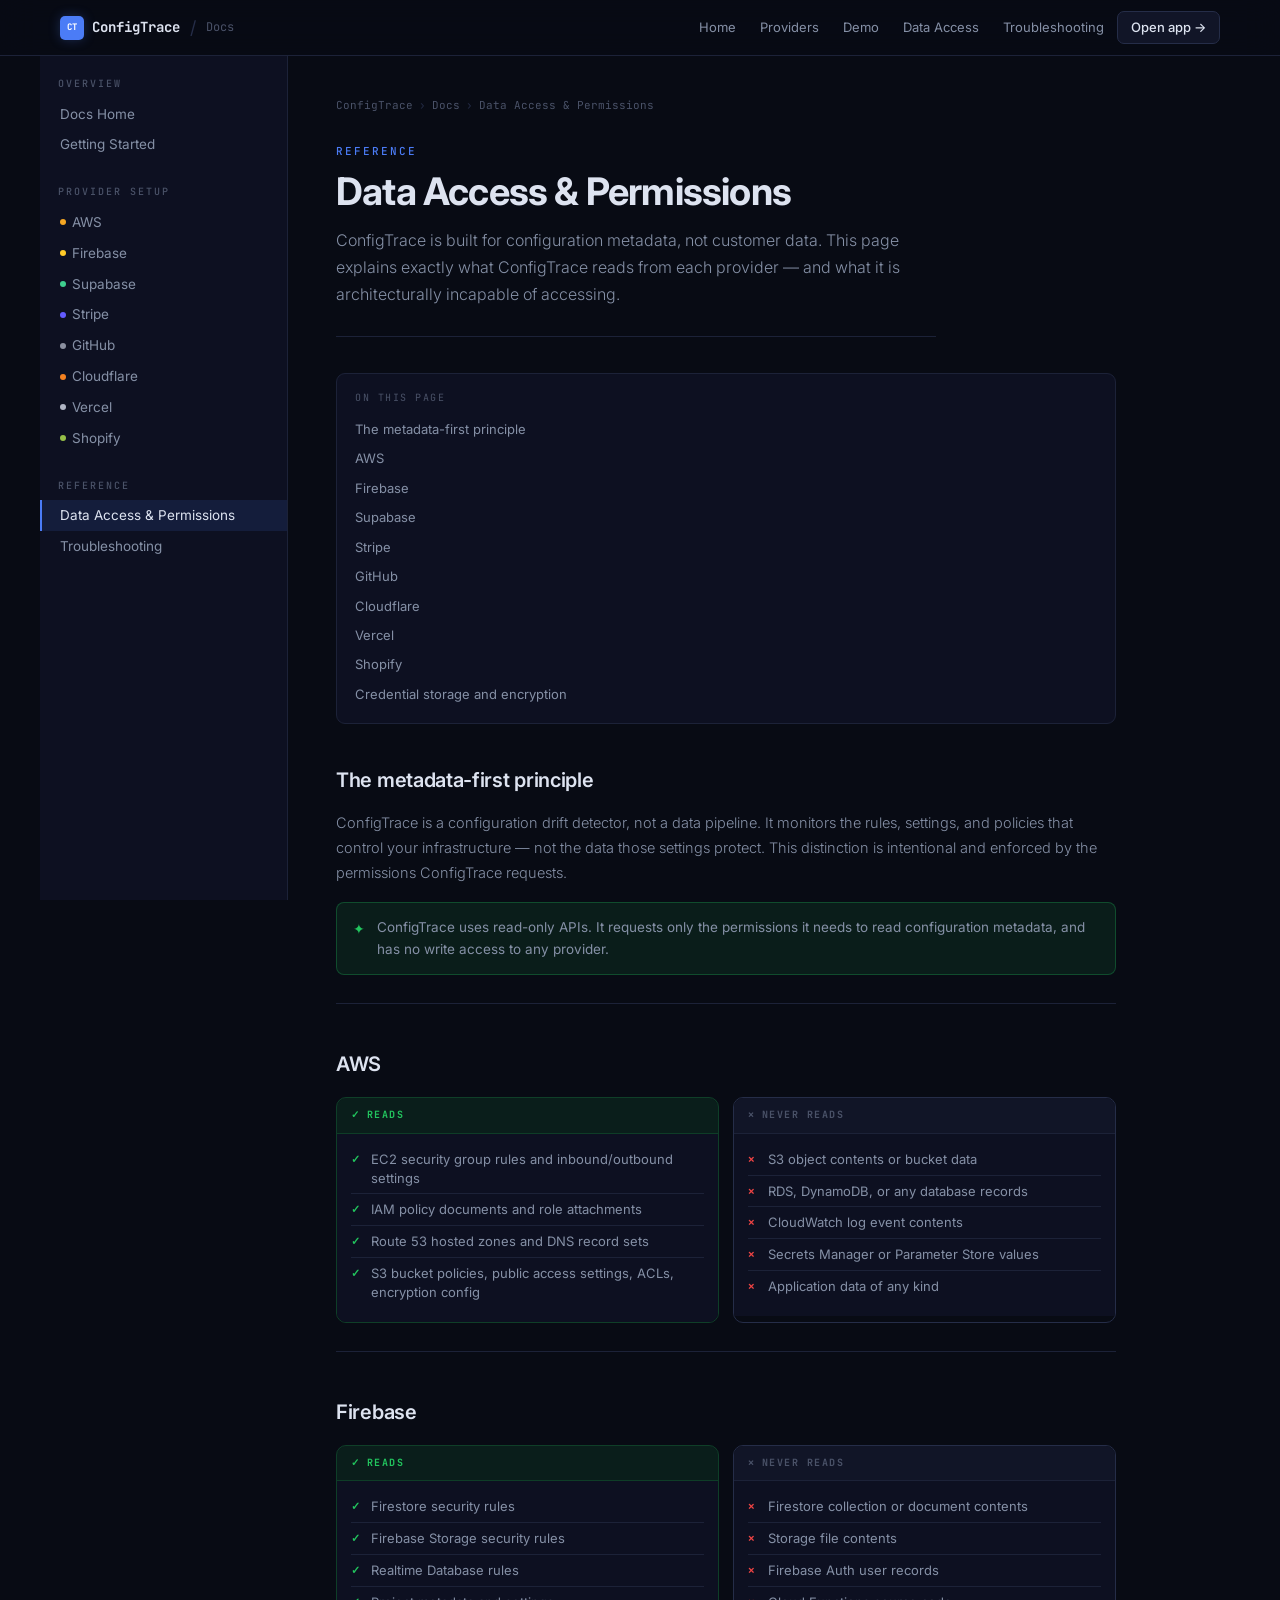
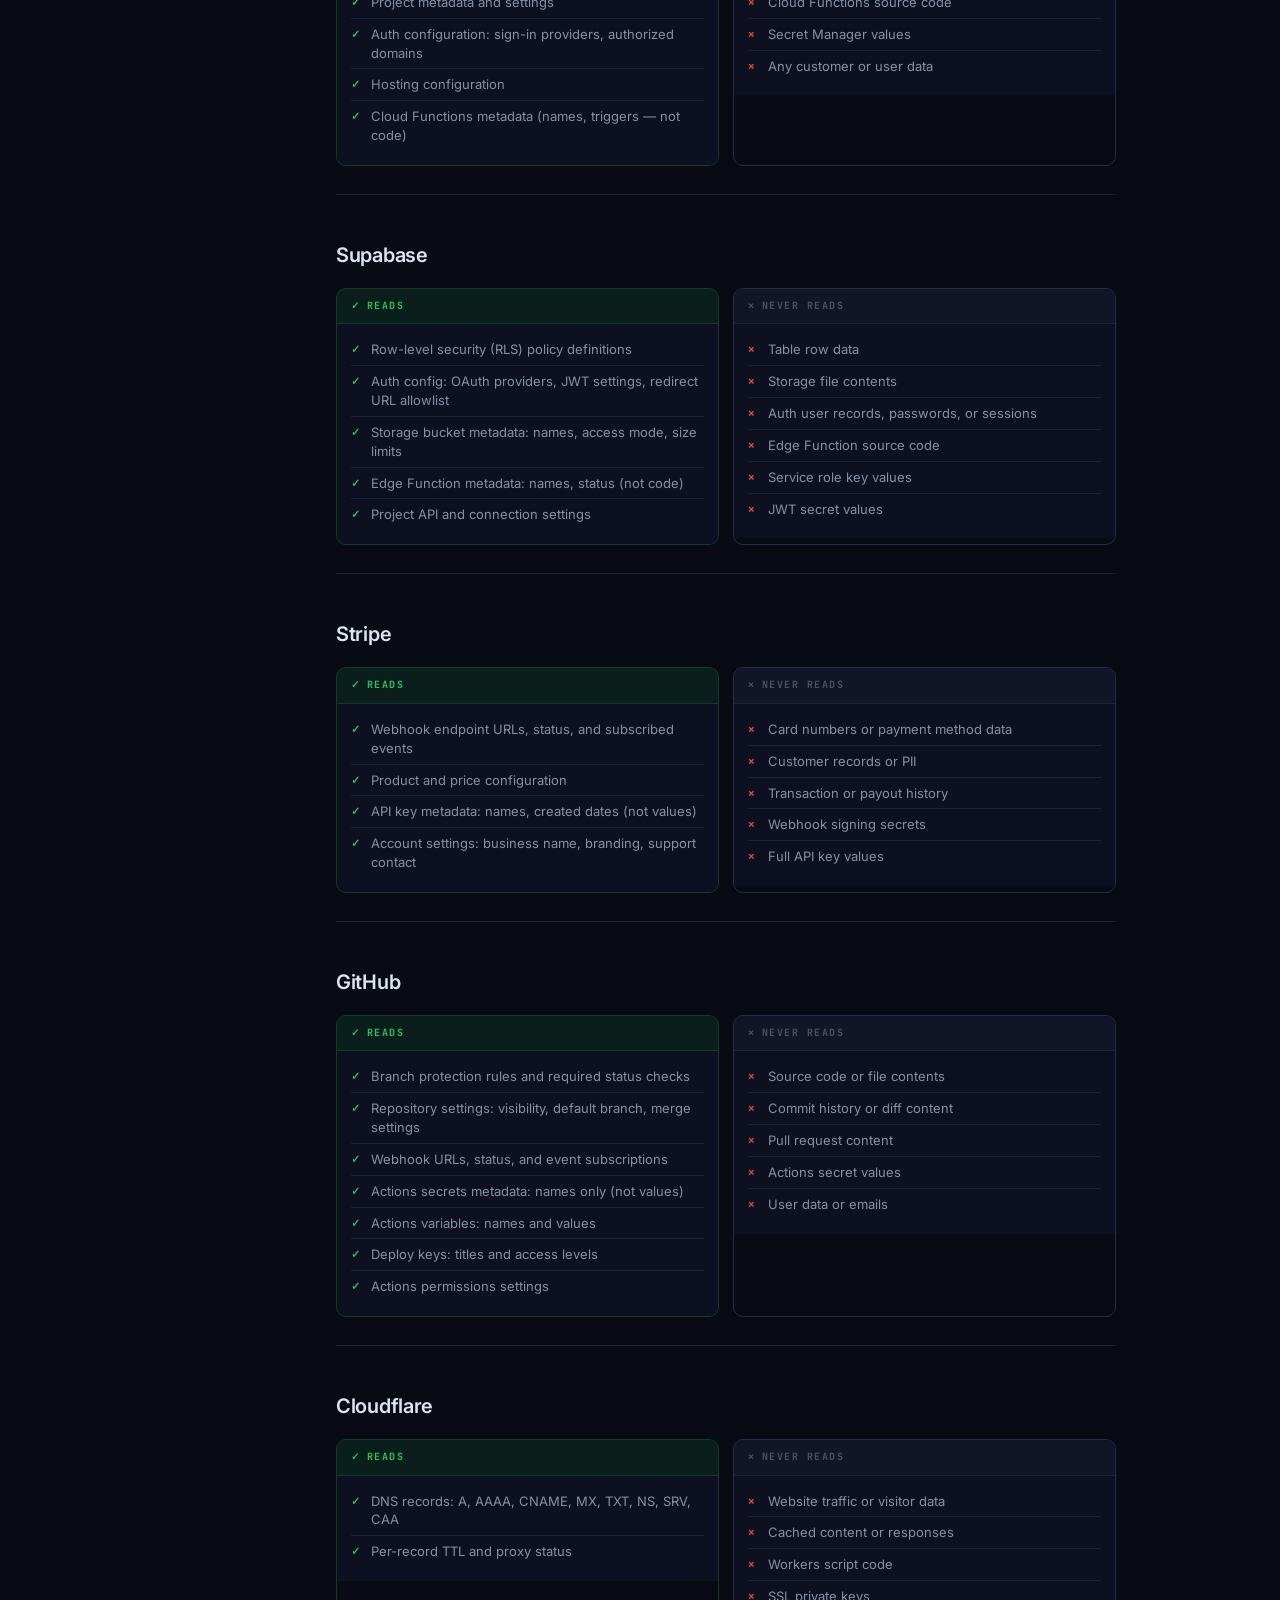
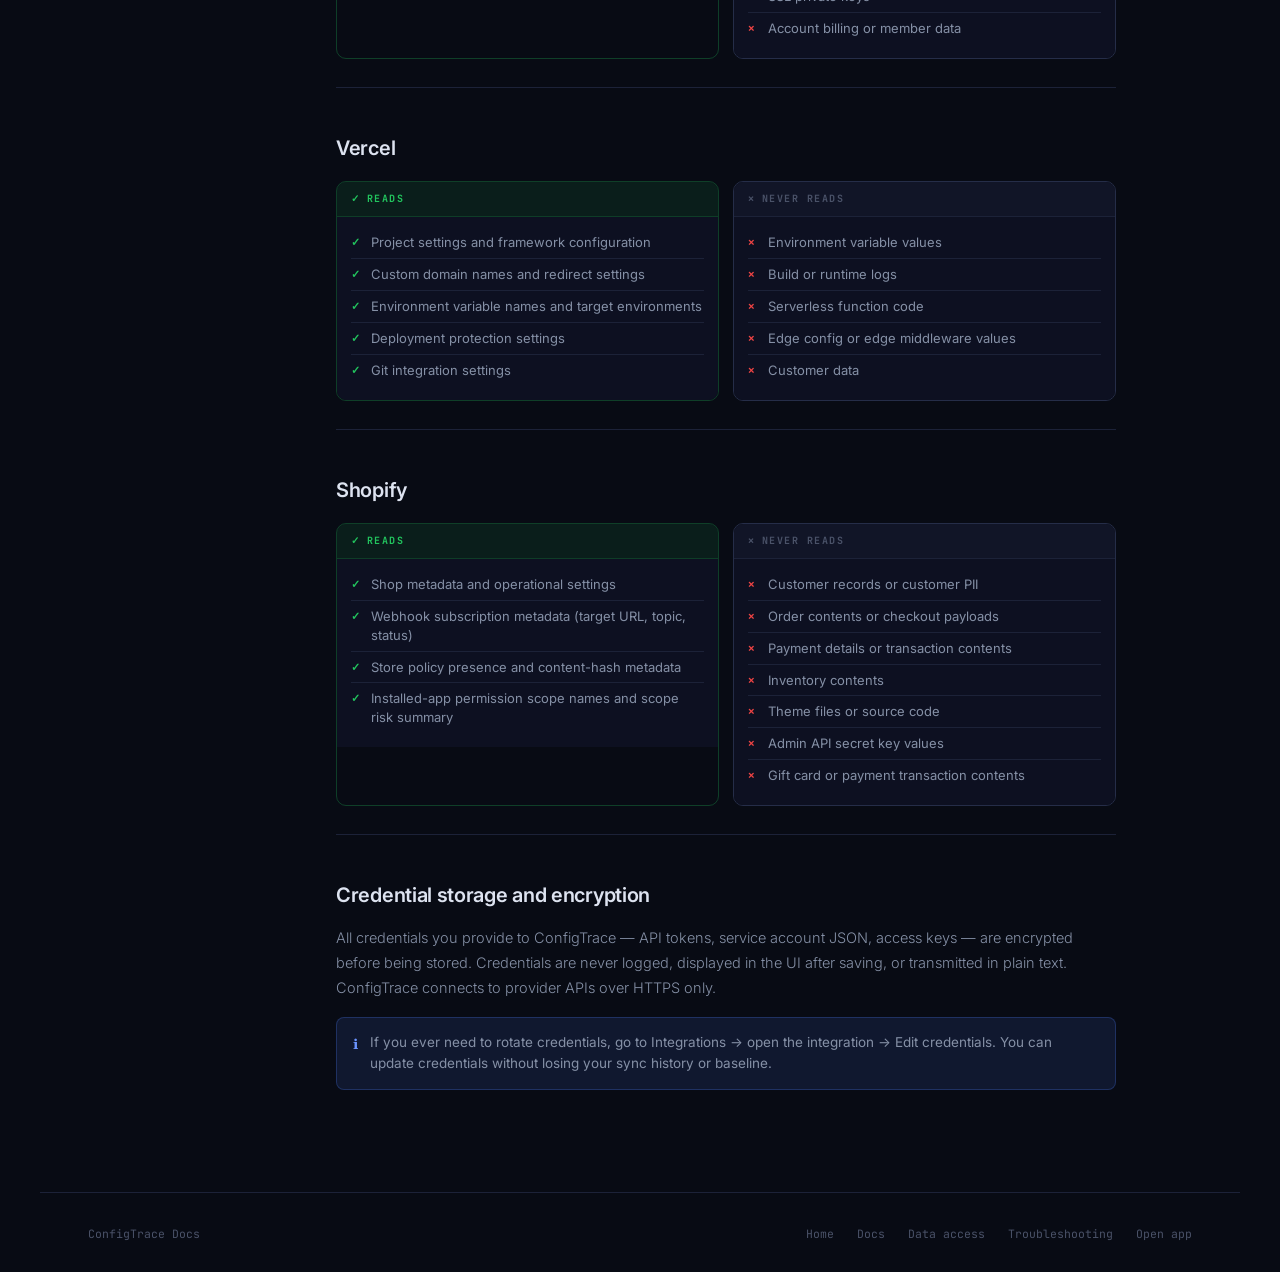
<file: docs/data-access.html>
<!DOCTYPE html>
<html lang="en">
<head>
  <meta charset="UTF-8">
  <meta name="viewport" content="width=device-width, initial-scale=1.0">
  <title>Data Access &amp; Permissions — ConfigTrace Docs</title>
  <meta name="description" content="Exactly what ConfigTrace reads from each provider and what it is architecturally incapable of accessing. Metadata-first, read-only, no customer data.">
  <link rel="canonical" href="https://configtrace.org/docs/data-access.html">
  <link rel="preconnect" href="https://fonts.googleapis.com">
  <link rel="preconnect" href="https://fonts.gstatic.com" crossorigin>
  <link href="https://fonts.googleapis.com/css2?family=Inter:wght@300;400;500;600;700&family=JetBrains+Mono:wght@400;500;700&display=swap" rel="stylesheet">
  <link rel="stylesheet" href="../docs.css">
</head>
<body>

<nav class="docs-topnav" role="navigation" aria-label="Main navigation">
  <div class="docs-topnav-inner">
    <div style="display:flex;align-items:center;gap:10px;">
      <button class="docs-mobile-toggle" id="sidebarToggle" aria-label="Toggle sidebar" aria-expanded="false">☰</button>
      <a href="/" class="docs-nav-logo" aria-label="ConfigTrace home">
        <div class="docs-nav-logo-box" aria-hidden="true">CT</div>
        ConfigTrace
      </a>
      <span class="docs-nav-sep" aria-hidden="true">/</span>
      <span class="docs-nav-label">Docs</span>
    </div>
    <div class="docs-nav-links">
      <a href="/">Home</a>
      <a href="../docs.html#providers">Providers</a>
      <a href="../demo.html">Demo</a>
      <a href="data-access.html">Data Access</a>
      <a href="troubleshooting.html">Troubleshooting</a>
      <a href="https://app.configtrace.org" class="docs-nav-app" target="_blank" rel="noopener noreferrer">Open app →</a>
    </div>
  </div>
</nav>

<div class="docs-shell">
  <aside class="docs-sidebar" id="docsSidebar" aria-label="Documentation navigation">
    <div class="sidebar-section">
      <span class="sidebar-section-label">Overview</span>
      <ul class="sidebar-nav">
        <li><a href="../docs.html">Docs Home</a></li>
        <li><a href="getting-started.html">Getting Started</a></li>
      </ul>
    </div>
    <div class="sidebar-section">
      <span class="sidebar-section-label">Provider Setup</span>
      <ul class="sidebar-nav">
        <li><a href="aws.html"><span class="sidebar-provider-dot" style="background:#f5a623"></span>AWS</a></li>
        <li><a href="firebase.html"><span class="sidebar-provider-dot" style="background:#ffca28"></span>Firebase</a></li>
        <li><a href="supabase.html"><span class="sidebar-provider-dot" style="background:#3ecf8e"></span>Supabase</a></li>
        <li><a href="stripe.html"><span class="sidebar-provider-dot" style="background:#635bff"></span>Stripe</a></li>
        <li><a href="github.html"><span class="sidebar-provider-dot" style="background:#8b90a0"></span>GitHub</a></li>
        <li><a href="cloudflare.html"><span class="sidebar-provider-dot" style="background:#f48120"></span>Cloudflare</a></li>
        <li><a href="vercel.html"><span class="sidebar-provider-dot" style="background:#b0b5c4"></span>Vercel</a></li>
        <li><a href="shopify.html"><span class="sidebar-provider-dot" style="background:#96bf48"></span>Shopify</a></li>
      </ul>
    </div>
    <div class="sidebar-section">
      <span class="sidebar-section-label">Reference</span>
      <ul class="sidebar-nav">
        <li><a href="data-access.html" class="active">Data Access &amp; Permissions</a></li>
        <li><a href="troubleshooting.html">Troubleshooting</a></li>
      </ul>
    </div>
  </aside>

  <main class="docs-main" id="docsMain">
    <div class="docs-content">

      <nav class="docs-breadcrumb" aria-label="Breadcrumb">
        <a href="/">ConfigTrace</a>
        <span class="docs-breadcrumb-sep">›</span>
        <a href="../docs.html">Docs</a>
        <span class="docs-breadcrumb-sep">›</span>
        <span>Data Access &amp; Permissions</span>
      </nav>

      <span class="docs-page-label">Reference</span>
      <h1 class="docs-page-title">Data Access &amp; Permissions</h1>
      <p class="docs-page-intro">
        ConfigTrace is built for configuration metadata, not customer data. This page explains
        exactly what ConfigTrace reads from each provider — and what it is architecturally
        incapable of accessing.
      </p>

      <div class="docs-toc">
        <div class="docs-toc-title">On this page</div>
        <ol class="docs-toc-list">
          <li><a href="#principle">The metadata-first principle</a></li>
          <li><a href="#aws">AWS</a></li>
          <li><a href="#firebase">Firebase</a></li>
          <li><a href="#supabase">Supabase</a></li>
          <li><a href="#stripe">Stripe</a></li>
          <li><a href="#github">GitHub</a></li>
          <li><a href="#cloudflare">Cloudflare</a></li>
          <li><a href="#vercel">Vercel</a></li>
          <li><a href="#shopify">Shopify</a></li>
          <li><a href="#credential-storage">Credential storage and encryption</a></li>
        </ol>
      </div>

      <h2 class="docs-h2" id="principle">The metadata-first principle</h2>
      <p class="docs-p">ConfigTrace is a configuration drift detector, not a data pipeline. It monitors the rules, settings, and policies that control your infrastructure — not the data those settings protect. This distinction is intentional and enforced by the permissions ConfigTrace requests.</p>

      <div class="callout tip">
        <span class="callout-icon">✦</span>
        <div class="callout-body">
          ConfigTrace uses read-only APIs. It requests only the permissions it needs to read configuration metadata, and has no write access to any provider.
        </div>
      </div>

      <hr class="docs-divider">

      <h2 class="docs-h2" id="aws">AWS</h2>
      <div class="perm-grid">
        <div class="perm-panel reads">
          <div class="perm-panel-hdr"><span>✓</span> Reads</div>
          <div class="perm-panel-body">
            <ul class="perm-list">
              <li><span class="perm-icon">✓</span>EC2 security group rules and inbound/outbound settings</li>
              <li><span class="perm-icon">✓</span>IAM policy documents and role attachments</li>
              <li><span class="perm-icon">✓</span>Route 53 hosted zones and DNS record sets</li>
              <li><span class="perm-icon">✓</span>S3 bucket policies, public access settings, ACLs, encryption config</li>
            </ul>
          </div>
        </div>
        <div class="perm-panel no-reads">
          <div class="perm-panel-hdr"><span>✕</span> Never reads</div>
          <div class="perm-panel-body">
            <ul class="perm-list">
              <li><span class="perm-icon">✕</span>S3 object contents or bucket data</li>
              <li><span class="perm-icon">✕</span>RDS, DynamoDB, or any database records</li>
              <li><span class="perm-icon">✕</span>CloudWatch log event contents</li>
              <li><span class="perm-icon">✕</span>Secrets Manager or Parameter Store values</li>
              <li><span class="perm-icon">✕</span>Application data of any kind</li>
            </ul>
          </div>
        </div>
      </div>

      <hr class="docs-divider">

      <h2 class="docs-h2" id="firebase">Firebase</h2>
      <div class="perm-grid">
        <div class="perm-panel reads">
          <div class="perm-panel-hdr"><span>✓</span> Reads</div>
          <div class="perm-panel-body">
            <ul class="perm-list">
              <li><span class="perm-icon">✓</span>Firestore security rules</li>
              <li><span class="perm-icon">✓</span>Firebase Storage security rules</li>
              <li><span class="perm-icon">✓</span>Realtime Database rules</li>
              <li><span class="perm-icon">✓</span>Project metadata and settings</li>
              <li><span class="perm-icon">✓</span>Auth configuration: sign-in providers, authorized domains</li>
              <li><span class="perm-icon">✓</span>Hosting configuration</li>
              <li><span class="perm-icon">✓</span>Cloud Functions metadata (names, triggers — not code)</li>
            </ul>
          </div>
        </div>
        <div class="perm-panel no-reads">
          <div class="perm-panel-hdr"><span>✕</span> Never reads</div>
          <div class="perm-panel-body">
            <ul class="perm-list">
              <li><span class="perm-icon">✕</span>Firestore collection or document contents</li>
              <li><span class="perm-icon">✕</span>Storage file contents</li>
              <li><span class="perm-icon">✕</span>Firebase Auth user records</li>
              <li><span class="perm-icon">✕</span>Cloud Functions source code</li>
              <li><span class="perm-icon">✕</span>Secret Manager values</li>
              <li><span class="perm-icon">✕</span>Any customer or user data</li>
            </ul>
          </div>
        </div>
      </div>

      <hr class="docs-divider">

      <h2 class="docs-h2" id="supabase">Supabase</h2>
      <div class="perm-grid">
        <div class="perm-panel reads">
          <div class="perm-panel-hdr"><span>✓</span> Reads</div>
          <div class="perm-panel-body">
            <ul class="perm-list">
              <li><span class="perm-icon">✓</span>Row-level security (RLS) policy definitions</li>
              <li><span class="perm-icon">✓</span>Auth config: OAuth providers, JWT settings, redirect URL allowlist</li>
              <li><span class="perm-icon">✓</span>Storage bucket metadata: names, access mode, size limits</li>
              <li><span class="perm-icon">✓</span>Edge Function metadata: names, status (not code)</li>
              <li><span class="perm-icon">✓</span>Project API and connection settings</li>
            </ul>
          </div>
        </div>
        <div class="perm-panel no-reads">
          <div class="perm-panel-hdr"><span>✕</span> Never reads</div>
          <div class="perm-panel-body">
            <ul class="perm-list">
              <li><span class="perm-icon">✕</span>Table row data</li>
              <li><span class="perm-icon">✕</span>Storage file contents</li>
              <li><span class="perm-icon">✕</span>Auth user records, passwords, or sessions</li>
              <li><span class="perm-icon">✕</span>Edge Function source code</li>
              <li><span class="perm-icon">✕</span>Service role key values</li>
              <li><span class="perm-icon">✕</span>JWT secret values</li>
            </ul>
          </div>
        </div>
      </div>

      <hr class="docs-divider">

      <h2 class="docs-h2" id="stripe">Stripe</h2>
      <div class="perm-grid">
        <div class="perm-panel reads">
          <div class="perm-panel-hdr"><span>✓</span> Reads</div>
          <div class="perm-panel-body">
            <ul class="perm-list">
              <li><span class="perm-icon">✓</span>Webhook endpoint URLs, status, and subscribed events</li>
              <li><span class="perm-icon">✓</span>Product and price configuration</li>
              <li><span class="perm-icon">✓</span>API key metadata: names, created dates (not values)</li>
              <li><span class="perm-icon">✓</span>Account settings: business name, branding, support contact</li>
            </ul>
          </div>
        </div>
        <div class="perm-panel no-reads">
          <div class="perm-panel-hdr"><span>✕</span> Never reads</div>
          <div class="perm-panel-body">
            <ul class="perm-list">
              <li><span class="perm-icon">✕</span>Card numbers or payment method data</li>
              <li><span class="perm-icon">✕</span>Customer records or PII</li>
              <li><span class="perm-icon">✕</span>Transaction or payout history</li>
              <li><span class="perm-icon">✕</span>Webhook signing secrets</li>
              <li><span class="perm-icon">✕</span>Full API key values</li>
            </ul>
          </div>
        </div>
      </div>

      <hr class="docs-divider">

      <h2 class="docs-h2" id="github">GitHub</h2>
      <div class="perm-grid">
        <div class="perm-panel reads">
          <div class="perm-panel-hdr"><span>✓</span> Reads</div>
          <div class="perm-panel-body">
            <ul class="perm-list">
              <li><span class="perm-icon">✓</span>Branch protection rules and required status checks</li>
              <li><span class="perm-icon">✓</span>Repository settings: visibility, default branch, merge settings</li>
              <li><span class="perm-icon">✓</span>Webhook URLs, status, and event subscriptions</li>
              <li><span class="perm-icon">✓</span>Actions secrets metadata: names only (not values)</li>
              <li><span class="perm-icon">✓</span>Actions variables: names and values</li>
              <li><span class="perm-icon">✓</span>Deploy keys: titles and access levels</li>
              <li><span class="perm-icon">✓</span>Actions permissions settings</li>
            </ul>
          </div>
        </div>
        <div class="perm-panel no-reads">
          <div class="perm-panel-hdr"><span>✕</span> Never reads</div>
          <div class="perm-panel-body">
            <ul class="perm-list">
              <li><span class="perm-icon">✕</span>Source code or file contents</li>
              <li><span class="perm-icon">✕</span>Commit history or diff content</li>
              <li><span class="perm-icon">✕</span>Pull request content</li>
              <li><span class="perm-icon">✕</span>Actions secret values</li>
              <li><span class="perm-icon">✕</span>User data or emails</li>
            </ul>
          </div>
        </div>
      </div>

      <hr class="docs-divider">

      <h2 class="docs-h2" id="cloudflare">Cloudflare</h2>
      <div class="perm-grid">
        <div class="perm-panel reads">
          <div class="perm-panel-hdr"><span>✓</span> Reads</div>
          <div class="perm-panel-body">
            <ul class="perm-list">
              <li><span class="perm-icon">✓</span>DNS records: A, AAAA, CNAME, MX, TXT, NS, SRV, CAA</li>
              <li><span class="perm-icon">✓</span>Per-record TTL and proxy status</li>
            </ul>
          </div>
        </div>
        <div class="perm-panel no-reads">
          <div class="perm-panel-hdr"><span>✕</span> Never reads</div>
          <div class="perm-panel-body">
            <ul class="perm-list">
              <li><span class="perm-icon">✕</span>Website traffic or visitor data</li>
              <li><span class="perm-icon">✕</span>Cached content or responses</li>
              <li><span class="perm-icon">✕</span>Workers script code</li>
              <li><span class="perm-icon">✕</span>SSL private keys</li>
              <li><span class="perm-icon">✕</span>Account billing or member data</li>
            </ul>
          </div>
        </div>
      </div>

      <hr class="docs-divider">

      <h2 class="docs-h2" id="vercel">Vercel</h2>
      <div class="perm-grid">
        <div class="perm-panel reads">
          <div class="perm-panel-hdr"><span>✓</span> Reads</div>
          <div class="perm-panel-body">
            <ul class="perm-list">
              <li><span class="perm-icon">✓</span>Project settings and framework configuration</li>
              <li><span class="perm-icon">✓</span>Custom domain names and redirect settings</li>
              <li><span class="perm-icon">✓</span>Environment variable names and target environments</li>
              <li><span class="perm-icon">✓</span>Deployment protection settings</li>
              <li><span class="perm-icon">✓</span>Git integration settings</li>
            </ul>
          </div>
        </div>
        <div class="perm-panel no-reads">
          <div class="perm-panel-hdr"><span>✕</span> Never reads</div>
          <div class="perm-panel-body">
            <ul class="perm-list">
              <li><span class="perm-icon">✕</span>Environment variable values</li>
              <li><span class="perm-icon">✕</span>Build or runtime logs</li>
              <li><span class="perm-icon">✕</span>Serverless function code</li>
              <li><span class="perm-icon">✕</span>Edge config or edge middleware values</li>
              <li><span class="perm-icon">✕</span>Customer data</li>
            </ul>
          </div>
        </div>
      </div>

      <hr class="docs-divider">

      <h2 class="docs-h2" id="shopify">Shopify</h2>
      <div class="perm-grid">
        <div class="perm-panel reads">
          <div class="perm-panel-hdr"><span>✓</span> Reads</div>
          <div class="perm-panel-body">
            <ul class="perm-list">
              <li><span class="perm-icon">✓</span>Shop metadata and operational settings</li>
              <li><span class="perm-icon">✓</span>Webhook subscription metadata (target URL, topic, status)</li>
              <li><span class="perm-icon">✓</span>Store policy presence and content-hash metadata</li>
              <li><span class="perm-icon">✓</span>Installed-app permission scope names and scope risk summary</li>
            </ul>
          </div>
        </div>
        <div class="perm-panel no-reads">
          <div class="perm-panel-hdr"><span>✕</span> Never reads</div>
          <div class="perm-panel-body">
            <ul class="perm-list">
              <li><span class="perm-icon">✕</span>Customer records or customer PII</li>
              <li><span class="perm-icon">✕</span>Order contents or checkout payloads</li>
              <li><span class="perm-icon">✕</span>Payment details or transaction contents</li>
              <li><span class="perm-icon">✕</span>Inventory contents</li>
              <li><span class="perm-icon">✕</span>Theme files or source code</li>
              <li><span class="perm-icon">✕</span>Admin API secret key values</li>
              <li><span class="perm-icon">✕</span>Gift card or payment transaction contents</li>
            </ul>
          </div>
        </div>
      </div>

      <hr class="docs-divider">

      <h2 class="docs-h2" id="credential-storage">Credential storage and encryption</h2>
      <p class="docs-p">All credentials you provide to ConfigTrace — API tokens, service account JSON, access keys — are encrypted before being stored. Credentials are never logged, displayed in the UI after saving, or transmitted in plain text. ConfigTrace connects to provider APIs over HTTPS only.</p>

      <div class="callout info">
        <span class="callout-icon">ℹ</span>
        <div class="callout-body">
          If you ever need to rotate credentials, go to Integrations → open the integration → Edit credentials. You can update credentials without losing your sync history or baseline.
        </div>
      </div>

    </div>
  </main>
</div>

<footer>
  <div class="docs-footer">
    <div class="docs-footer-inner">
      <span>ConfigTrace Docs</span>
      <div>
        <a href="/">Home</a>
        <a href="../docs.html">Docs</a>
        <a href="data-access.html">Data access</a>
        <a href="troubleshooting.html">Troubleshooting</a>
        <a href="https://app.configtrace.org" target="_blank" rel="noopener noreferrer">Open app</a>
      </div>
    </div>
  </div>
</footer>

<script>
  (function () {
    var toggle  = document.getElementById('sidebarToggle');
    var sidebar = document.getElementById('docsSidebar');
    var open    = false;
    toggle.addEventListener('click', function () { open = !open; sidebar.classList.toggle('open', open); toggle.setAttribute('aria-expanded', open); });
    sidebar.querySelectorAll('a').forEach(function (a) { a.addEventListener('click', function () { if (window.innerWidth < 900) { open = false; sidebar.classList.remove('open'); toggle.setAttribute('aria-expanded', false); } }); });
  })();
</script>
</body>
</html>
</file>
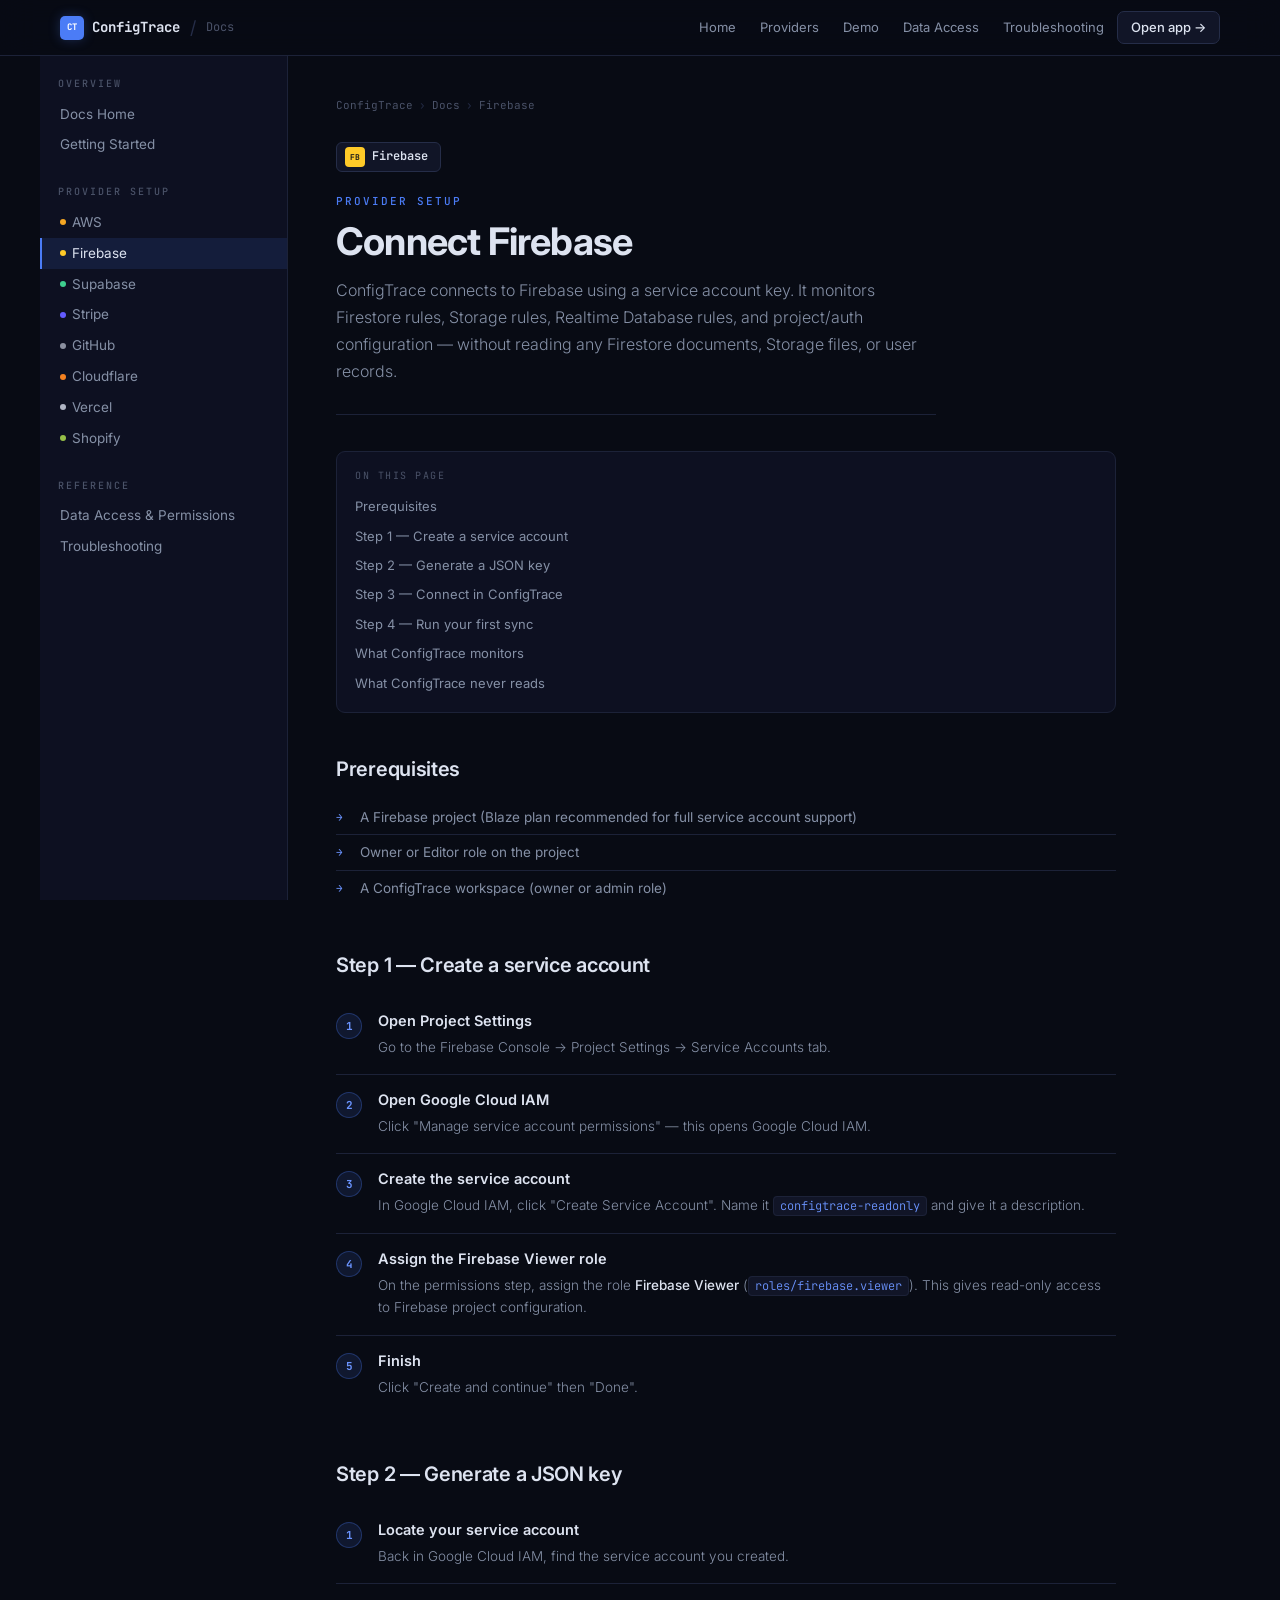
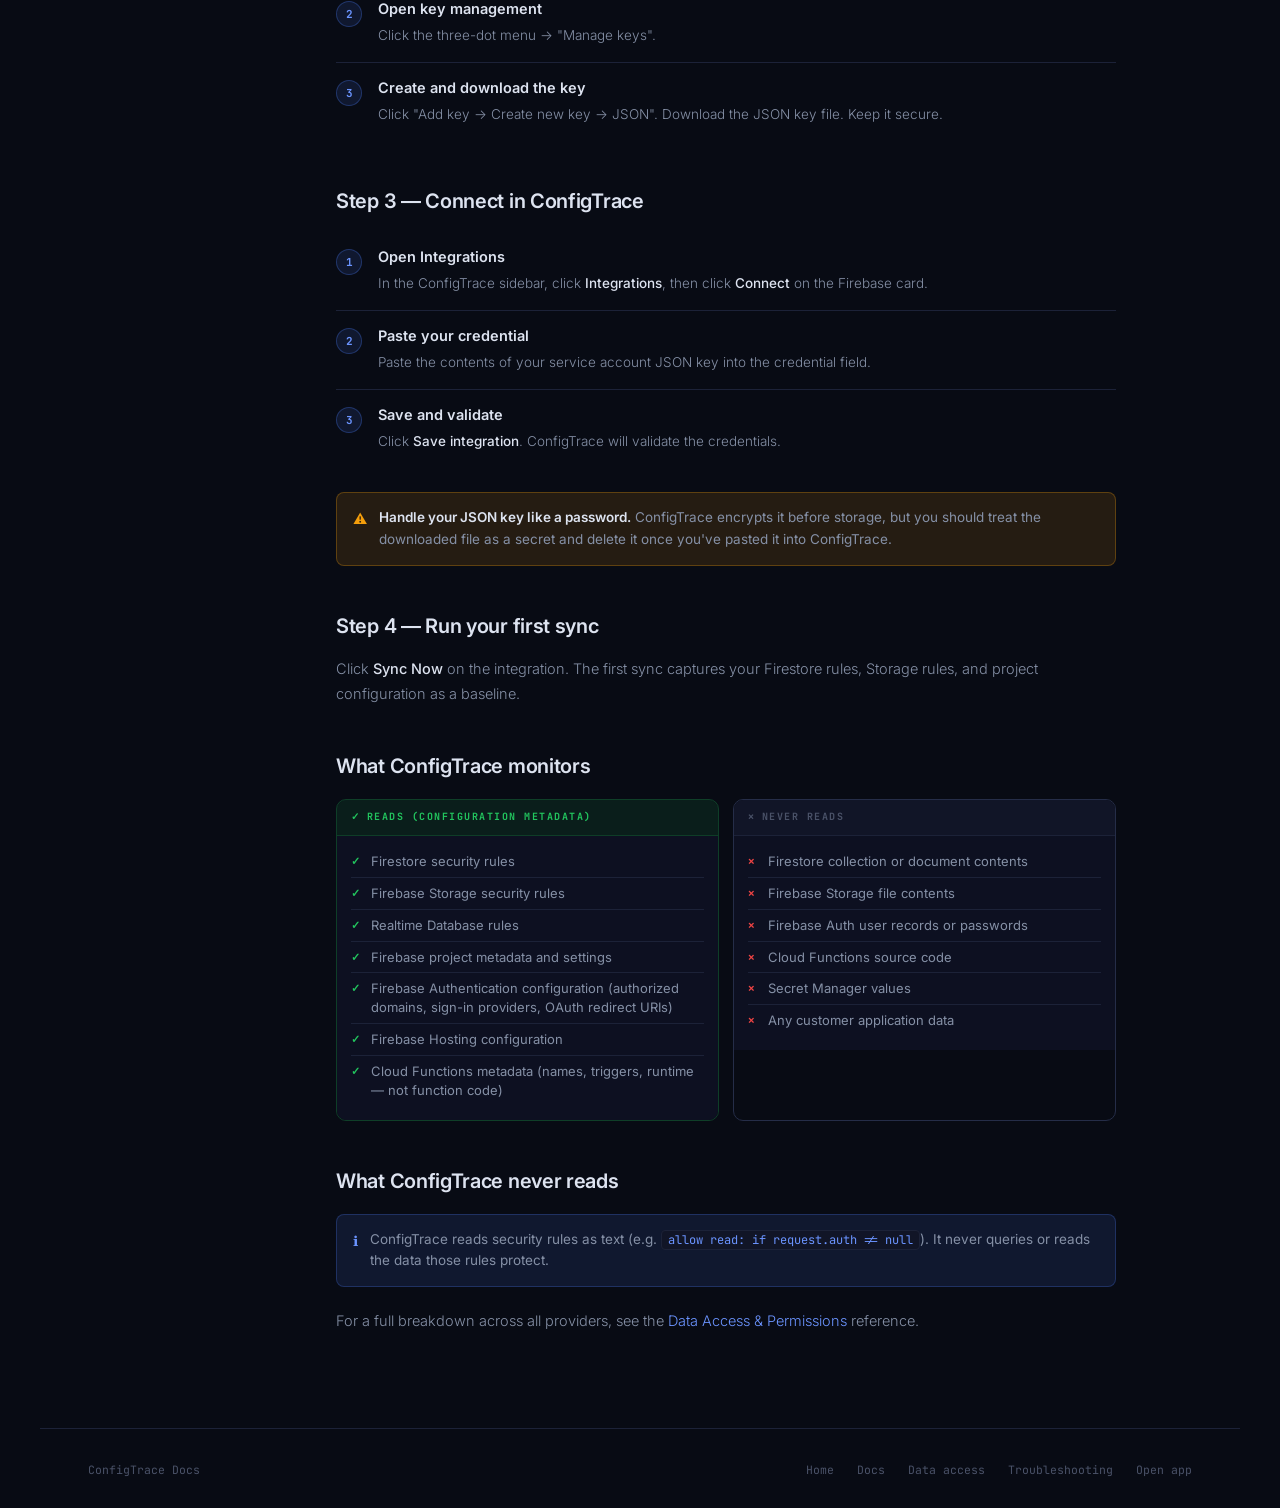
<file: docs/firebase.html>
<!DOCTYPE html>
<html lang="en">
<head>
  <meta charset="UTF-8">
  <meta name="viewport" content="width=device-width, initial-scale=1.0">
  <title>Firebase Setup — ConfigTrace Docs</title>
  <meta name="description" content="Connect Firebase to ConfigTrace using a service account key. Monitor Firestore rules, Storage rules, Realtime Database rules, and project configuration.">
  <link rel="canonical" href="https://configtrace.org/docs/firebase.html">
  <link rel="preconnect" href="https://fonts.googleapis.com">
  <link rel="preconnect" href="https://fonts.gstatic.com" crossorigin>
  <link href="https://fonts.googleapis.com/css2?family=Inter:wght@300;400;500;600;700&family=JetBrains+Mono:wght@400;500;700&display=swap" rel="stylesheet">
  <link rel="stylesheet" href="../docs.css">
</head>
<body>

<nav class="docs-topnav" role="navigation" aria-label="Main navigation">
  <div class="docs-topnav-inner">
    <div style="display:flex;align-items:center;gap:10px;">
      <button class="docs-mobile-toggle" id="sidebarToggle" aria-label="Toggle sidebar" aria-expanded="false">☰</button>
      <a href="/" class="docs-nav-logo" aria-label="ConfigTrace home">
        <div class="docs-nav-logo-box" aria-hidden="true">CT</div>
        ConfigTrace
      </a>
      <span class="docs-nav-sep" aria-hidden="true">/</span>
      <span class="docs-nav-label">Docs</span>
    </div>
    <div class="docs-nav-links">
      <a href="/">Home</a>
      <a href="../docs.html#providers">Providers</a>
      <a href="../demo.html">Demo</a>
      <a href="data-access.html">Data Access</a>
      <a href="troubleshooting.html">Troubleshooting</a>
      <a href="https://app.configtrace.org" class="docs-nav-app" target="_blank" rel="noopener noreferrer">Open app →</a>
    </div>
  </div>
</nav>

<div class="docs-shell">
  <aside class="docs-sidebar" id="docsSidebar" aria-label="Documentation navigation">
    <div class="sidebar-section">
      <span class="sidebar-section-label">Overview</span>
      <ul class="sidebar-nav">
        <li><a href="../docs.html">Docs Home</a></li>
        <li><a href="getting-started.html">Getting Started</a></li>
      </ul>
    </div>
    <div class="sidebar-section">
      <span class="sidebar-section-label">Provider Setup</span>
      <ul class="sidebar-nav">
        <li><a href="aws.html"><span class="sidebar-provider-dot" style="background:#f5a623"></span>AWS</a></li>
        <li><a href="firebase.html" class="active"><span class="sidebar-provider-dot" style="background:#ffca28"></span>Firebase</a></li>
        <li><a href="supabase.html"><span class="sidebar-provider-dot" style="background:#3ecf8e"></span>Supabase</a></li>
        <li><a href="stripe.html"><span class="sidebar-provider-dot" style="background:#635bff"></span>Stripe</a></li>
        <li><a href="github.html"><span class="sidebar-provider-dot" style="background:#8b90a0"></span>GitHub</a></li>
        <li><a href="cloudflare.html"><span class="sidebar-provider-dot" style="background:#f48120"></span>Cloudflare</a></li>
        <li><a href="vercel.html"><span class="sidebar-provider-dot" style="background:#b0b5c4"></span>Vercel</a></li>
        <li><a href="shopify.html"><span class="sidebar-provider-dot" style="background:#96bf48"></span>Shopify</a></li>
      </ul>
    </div>
    <div class="sidebar-section">
      <span class="sidebar-section-label">Reference</span>
      <ul class="sidebar-nav">
        <li><a href="data-access.html">Data Access &amp; Permissions</a></li>
        <li><a href="troubleshooting.html">Troubleshooting</a></li>
      </ul>
    </div>
  </aside>

  <main class="docs-main" id="docsMain">
    <div class="docs-content">

      <nav class="docs-breadcrumb" aria-label="Breadcrumb">
        <a href="/">ConfigTrace</a>
        <span class="docs-breadcrumb-sep">›</span>
        <a href="../docs.html">Docs</a>
        <span class="docs-breadcrumb-sep">›</span>
        <span>Firebase</span>
      </nav>

      <div class="provider-badge">
        <div class="provider-badge-icon" style="background:#ffca28;color:#1a1a1a">FB</div>
        Firebase
      </div>

      <span class="docs-page-label">Provider Setup</span>
      <h1 class="docs-page-title">Connect Firebase</h1>
      <p class="docs-page-intro">
        ConfigTrace connects to Firebase using a service account key. It monitors Firestore rules,
        Storage rules, Realtime Database rules, and project/auth configuration — without reading
        any Firestore documents, Storage files, or user records.
      </p>

      <div class="docs-toc">
        <div class="docs-toc-title">On this page</div>
        <ol class="docs-toc-list">
          <li><a href="#prereqs">Prerequisites</a></li>
          <li><a href="#service-account">Step 1 — Create a service account</a></li>
          <li><a href="#json-key">Step 2 — Generate a JSON key</a></li>
          <li><a href="#connect">Step 3 — Connect in ConfigTrace</a></li>
          <li><a href="#first-sync">Step 4 — Run your first sync</a></li>
          <li><a href="#monitors">What ConfigTrace monitors</a></li>
          <li><a href="#never-reads">What ConfigTrace never reads</a></li>
        </ol>
      </div>

      <h2 class="docs-h2" id="prereqs">Prerequisites</h2>
      <ul class="docs-list">
        <li><span class="docs-list-icon">→</span><span>A Firebase project (Blaze plan recommended for full service account support)</span></li>
        <li><span class="docs-list-icon">→</span><span>Owner or Editor role on the project</span></li>
        <li><span class="docs-list-icon">→</span><span>A ConfigTrace workspace (owner or admin role)</span></li>
      </ul>

      <h2 class="docs-h2" id="service-account">Step 1 — Create a service account</h2>
      <ol class="docs-steps">
        <li>
          <span class="step-num">1</span>
          <div class="step-body">
            <div class="step-title">Open Project Settings</div>
            <div class="step-desc">Go to the Firebase Console → Project Settings → Service Accounts tab.</div>
          </div>
        </li>
        <li>
          <span class="step-num">2</span>
          <div class="step-body">
            <div class="step-title">Open Google Cloud IAM</div>
            <div class="step-desc">Click "Manage service account permissions" — this opens Google Cloud IAM.</div>
          </div>
        </li>
        <li>
          <span class="step-num">3</span>
          <div class="step-body">
            <div class="step-title">Create the service account</div>
            <div class="step-desc">In Google Cloud IAM, click "Create Service Account". Name it <code>configtrace-readonly</code> and give it a description.</div>
          </div>
        </li>
        <li>
          <span class="step-num">4</span>
          <div class="step-body">
            <div class="step-title">Assign the Firebase Viewer role</div>
            <div class="step-desc">On the permissions step, assign the role <strong>Firebase Viewer</strong> (<code>roles/firebase.viewer</code>). This gives read-only access to Firebase project configuration.</div>
          </div>
        </li>
        <li>
          <span class="step-num">5</span>
          <div class="step-body">
            <div class="step-title">Finish</div>
            <div class="step-desc">Click "Create and continue" then "Done".</div>
          </div>
        </li>
      </ol>

      <h2 class="docs-h2" id="json-key">Step 2 — Generate a JSON key</h2>
      <ol class="docs-steps">
        <li>
          <span class="step-num">1</span>
          <div class="step-body">
            <div class="step-title">Locate your service account</div>
            <div class="step-desc">Back in Google Cloud IAM, find the service account you created.</div>
          </div>
        </li>
        <li>
          <span class="step-num">2</span>
          <div class="step-body">
            <div class="step-title">Open key management</div>
            <div class="step-desc">Click the three-dot menu → "Manage keys".</div>
          </div>
        </li>
        <li>
          <span class="step-num">3</span>
          <div class="step-body">
            <div class="step-title">Create and download the key</div>
            <div class="step-desc">Click "Add key → Create new key → JSON". Download the JSON key file. Keep it secure.</div>
          </div>
        </li>
      </ol>

      <h2 class="docs-h2" id="connect">Step 3 — Connect in ConfigTrace</h2>
      <ol class="docs-steps">
        <li>
          <span class="step-num">1</span>
          <div class="step-body">
            <div class="step-title">Open Integrations</div>
            <div class="step-desc">In the ConfigTrace sidebar, click <strong>Integrations</strong>, then click <strong>Connect</strong> on the Firebase card.</div>
          </div>
        </li>
        <li>
          <span class="step-num">2</span>
          <div class="step-body">
            <div class="step-title">Paste your credential</div>
            <div class="step-desc">Paste the contents of your service account JSON key into the credential field.</div>
          </div>
        </li>
        <li>
          <span class="step-num">3</span>
          <div class="step-body">
            <div class="step-title">Save and validate</div>
            <div class="step-desc">Click <strong>Save integration</strong>. ConfigTrace will validate the credentials.</div>
          </div>
        </li>
      </ol>

      <div class="callout warning">
        <span class="callout-icon">⚠</span>
        <div class="callout-body">
          <strong>Handle your JSON key like a password.</strong> ConfigTrace encrypts it before storage, but you should treat the downloaded file as a secret and delete it once you've pasted it into ConfigTrace.
        </div>
      </div>

      <h2 class="docs-h2" id="first-sync">Step 4 — Run your first sync</h2>
      <p class="docs-p">Click <strong>Sync Now</strong> on the integration. The first sync captures your Firestore rules, Storage rules, and project configuration as a baseline.</p>

      <h2 class="docs-h2" id="monitors">What ConfigTrace monitors</h2>
      <div class="perm-grid">
        <div class="perm-panel reads">
          <div class="perm-panel-hdr"><span>✓</span> Reads (configuration metadata)</div>
          <div class="perm-panel-body">
            <ul class="perm-list">
              <li><span class="perm-icon">✓</span>Firestore security rules</li>
              <li><span class="perm-icon">✓</span>Firebase Storage security rules</li>
              <li><span class="perm-icon">✓</span>Realtime Database rules</li>
              <li><span class="perm-icon">✓</span>Firebase project metadata and settings</li>
              <li><span class="perm-icon">✓</span>Firebase Authentication configuration (authorized domains, sign-in providers, OAuth redirect URIs)</li>
              <li><span class="perm-icon">✓</span>Firebase Hosting configuration</li>
              <li><span class="perm-icon">✓</span>Cloud Functions metadata (names, triggers, runtime — not function code)</li>
            </ul>
          </div>
        </div>
        <div class="perm-panel no-reads">
          <div class="perm-panel-hdr"><span>✕</span> Never reads</div>
          <div class="perm-panel-body">
            <ul class="perm-list">
              <li><span class="perm-icon">✕</span>Firestore collection or document contents</li>
              <li><span class="perm-icon">✕</span>Firebase Storage file contents</li>
              <li><span class="perm-icon">✕</span>Firebase Auth user records or passwords</li>
              <li><span class="perm-icon">✕</span>Cloud Functions source code</li>
              <li><span class="perm-icon">✕</span>Secret Manager values</li>
              <li><span class="perm-icon">✕</span>Any customer application data</li>
            </ul>
          </div>
        </div>
      </div>

      <h2 class="docs-h2" id="never-reads">What ConfigTrace never reads</h2>
      <div class="callout info">
        <span class="callout-icon">ℹ</span>
        <div class="callout-body">
          ConfigTrace reads security rules as text (e.g. <code>allow read: if request.auth != null</code>). It never queries or reads the data those rules protect.
        </div>
      </div>
      <p class="docs-p">For a full breakdown across all providers, see the <a href="data-access.html">Data Access &amp; Permissions</a> reference.</p>

    </div>
  </main>
</div>

<footer>
  <div class="docs-footer">
    <div class="docs-footer-inner">
      <span>ConfigTrace Docs</span>
      <div>
        <a href="/">Home</a>
        <a href="../docs.html">Docs</a>
        <a href="data-access.html">Data access</a>
        <a href="troubleshooting.html">Troubleshooting</a>
        <a href="https://app.configtrace.org" target="_blank" rel="noopener noreferrer">Open app</a>
      </div>
    </div>
  </div>
</footer>

<script>
  (function () {
    var toggle  = document.getElementById('sidebarToggle');
    var sidebar = document.getElementById('docsSidebar');
    var open    = false;
    toggle.addEventListener('click', function () { open = !open; sidebar.classList.toggle('open', open); toggle.setAttribute('aria-expanded', open); });
    sidebar.querySelectorAll('a').forEach(function (a) { a.addEventListener('click', function () { if (window.innerWidth < 900) { open = false; sidebar.classList.remove('open'); toggle.setAttribute('aria-expanded', false); } }); });
  })();
</script>
</body>
</html>
</file>
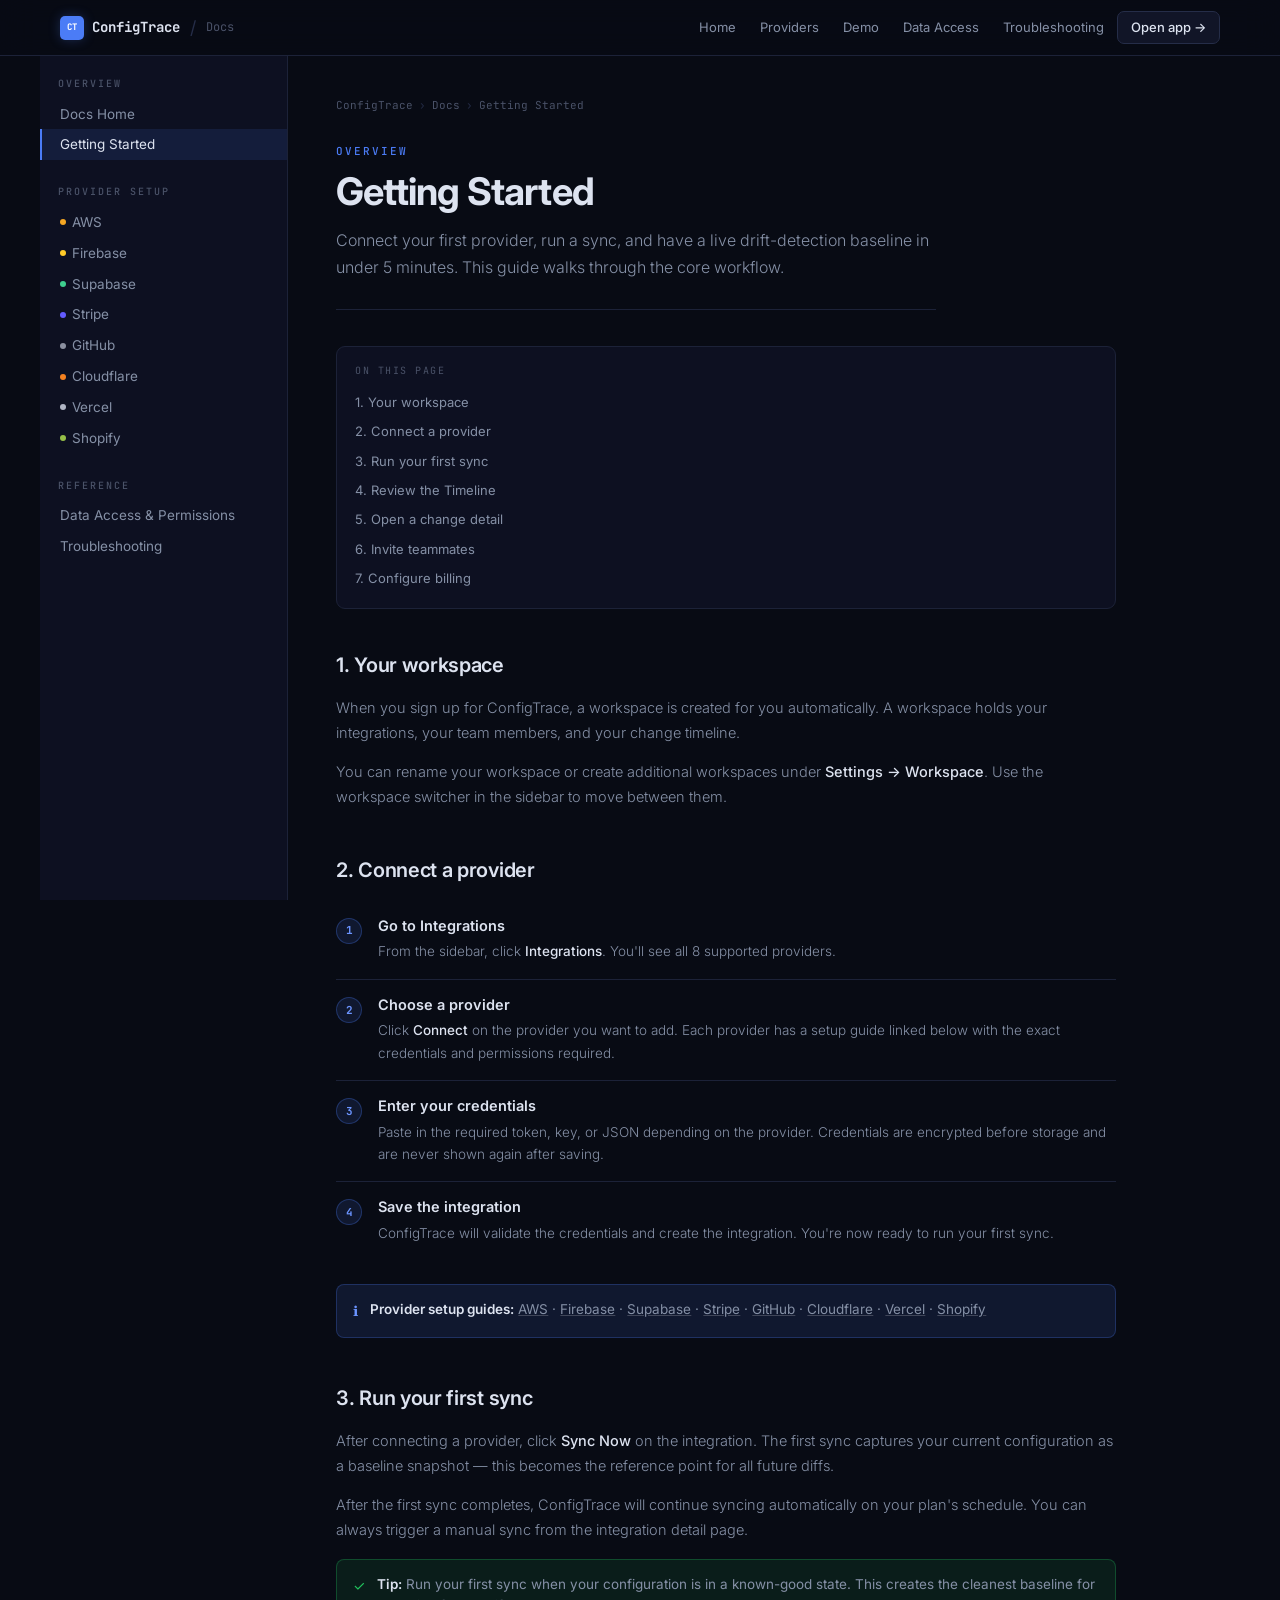
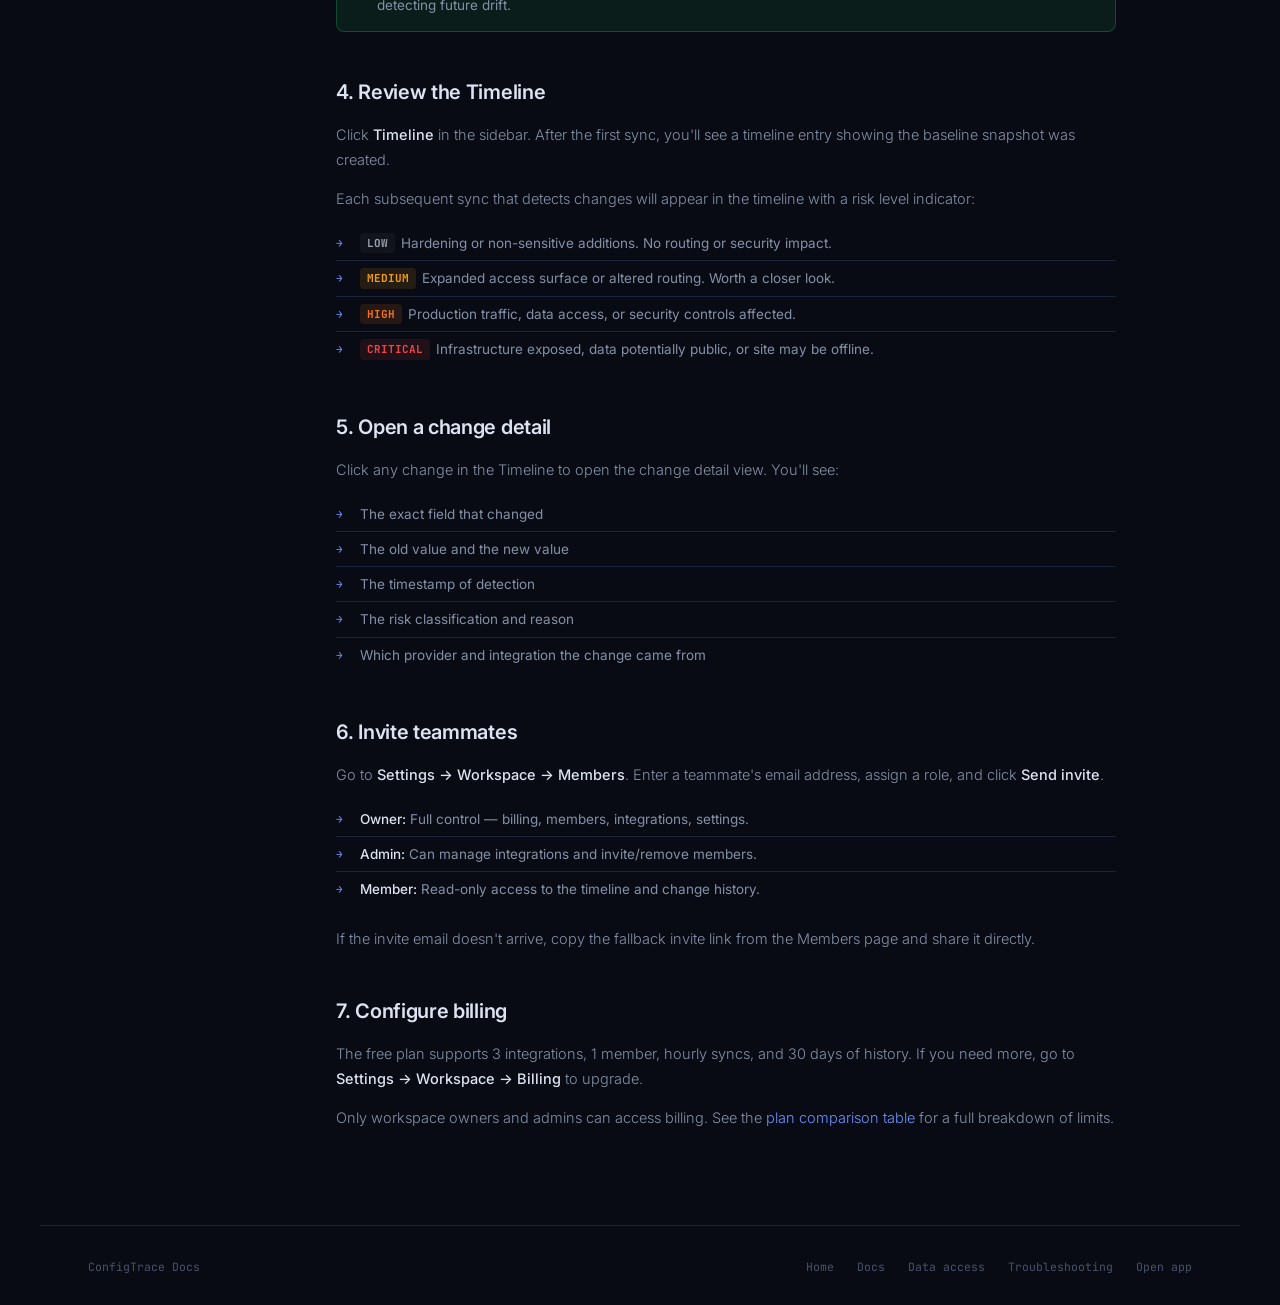
<file: docs/getting-started.html>
<!DOCTYPE html>
<html lang="en">
<head>
  <meta charset="UTF-8">
  <meta name="viewport" content="width=device-width, initial-scale=1.0">
  <title>Getting Started — ConfigTrace Docs</title>
  <meta name="description" content="Connect your first provider, run a sync, and start monitoring configuration drift with ConfigTrace in minutes.">
  <link rel="canonical" href="https://configtrace.org/docs/getting-started.html">
  <link rel="preconnect" href="https://fonts.googleapis.com">
  <link rel="preconnect" href="https://fonts.gstatic.com" crossorigin>
  <link href="https://fonts.googleapis.com/css2?family=Inter:wght@300;400;500;600;700&family=JetBrains+Mono:wght@400;500;700&display=swap" rel="stylesheet">
  <link rel="stylesheet" href="../docs.css">
</head>
<body>

<nav class="docs-topnav" role="navigation" aria-label="Main navigation">
  <div class="docs-topnav-inner">
    <div style="display:flex;align-items:center;gap:10px;">
      <button class="docs-mobile-toggle" id="sidebarToggle" aria-label="Toggle sidebar" aria-expanded="false">☰</button>
      <a href="/" class="docs-nav-logo" aria-label="ConfigTrace home">
        <div class="docs-nav-logo-box" aria-hidden="true">CT</div>
        ConfigTrace
      </a>
      <span class="docs-nav-sep" aria-hidden="true">/</span>
      <span class="docs-nav-label">Docs</span>
    </div>
    <div class="docs-nav-links">
      <a href="/">Home</a>
      <a href="../docs.html#providers">Providers</a>
      <a href="../demo.html">Demo</a>
      <a href="data-access.html">Data Access</a>
      <a href="troubleshooting.html">Troubleshooting</a>
      <a href="https://app.configtrace.org" class="docs-nav-app" target="_blank" rel="noopener noreferrer">Open app →</a>
    </div>
  </div>
</nav>

<div class="docs-shell">
  <aside class="docs-sidebar" id="docsSidebar" aria-label="Documentation navigation">
    <div class="sidebar-section">
      <span class="sidebar-section-label">Overview</span>
      <ul class="sidebar-nav">
        <li><a href="../docs.html">Docs Home</a></li>
        <li><a href="getting-started.html" class="active">Getting Started</a></li>
      </ul>
    </div>
    <div class="sidebar-section">
      <span class="sidebar-section-label">Provider Setup</span>
      <ul class="sidebar-nav">
        <li><a href="aws.html"><span class="sidebar-provider-dot" style="background:#f5a623"></span>AWS</a></li>
        <li><a href="firebase.html"><span class="sidebar-provider-dot" style="background:#ffca28"></span>Firebase</a></li>
        <li><a href="supabase.html"><span class="sidebar-provider-dot" style="background:#3ecf8e"></span>Supabase</a></li>
        <li><a href="stripe.html"><span class="sidebar-provider-dot" style="background:#635bff"></span>Stripe</a></li>
        <li><a href="github.html"><span class="sidebar-provider-dot" style="background:#8b90a0"></span>GitHub</a></li>
        <li><a href="cloudflare.html"><span class="sidebar-provider-dot" style="background:#f48120"></span>Cloudflare</a></li>
        <li><a href="vercel.html"><span class="sidebar-provider-dot" style="background:#b0b5c4"></span>Vercel</a></li>
        <li><a href="shopify.html"><span class="sidebar-provider-dot" style="background:#96bf48"></span>Shopify</a></li>
      </ul>
    </div>
    <div class="sidebar-section">
      <span class="sidebar-section-label">Reference</span>
      <ul class="sidebar-nav">
        <li><a href="data-access.html">Data Access &amp; Permissions</a></li>
        <li><a href="troubleshooting.html">Troubleshooting</a></li>
      </ul>
    </div>
  </aside>

  <main class="docs-main" id="docsMain">
    <div class="docs-content">

      <nav class="docs-breadcrumb" aria-label="Breadcrumb">
        <a href="/">ConfigTrace</a>
        <span class="docs-breadcrumb-sep">›</span>
        <a href="../docs.html">Docs</a>
        <span class="docs-breadcrumb-sep">›</span>
        <span>Getting Started</span>
      </nav>

      <span class="docs-page-label">Overview</span>
      <h1 class="docs-page-title">Getting Started</h1>
      <p class="docs-page-intro">
        Connect your first provider, run a sync, and have a live drift-detection baseline
        in under 5 minutes. This guide walks through the core workflow.
      </p>

      <div class="docs-toc">
        <div class="docs-toc-title">On this page</div>
        <ol class="docs-toc-list">
          <li><a href="#workspace">1. Your workspace</a></li>
          <li><a href="#connect">2. Connect a provider</a></li>
          <li><a href="#first-sync">3. Run your first sync</a></li>
          <li><a href="#timeline">4. Review the Timeline</a></li>
          <li><a href="#change-detail">5. Open a change detail</a></li>
          <li><a href="#invite">6. Invite teammates</a></li>
          <li><a href="#billing">7. Configure billing</a></li>
        </ol>
      </div>

      <h2 class="docs-h2" id="workspace">1. Your workspace</h2>
      <p class="docs-p">When you sign up for ConfigTrace, a workspace is created for you automatically. A workspace holds your integrations, your team members, and your change timeline.</p>
      <p class="docs-p">You can rename your workspace or create additional workspaces under <strong>Settings → Workspace</strong>. Use the workspace switcher in the sidebar to move between them.</p>

      <h2 class="docs-h2" id="connect">2. Connect a provider</h2>
      <ol class="docs-steps">
        <li>
          <span class="step-num">1</span>
          <div class="step-body">
            <div class="step-title">Go to Integrations</div>
            <div class="step-desc">From the sidebar, click <strong>Integrations</strong>. You'll see all 8 supported providers.</div>
          </div>
        </li>
        <li>
          <span class="step-num">2</span>
          <div class="step-body">
            <div class="step-title">Choose a provider</div>
            <div class="step-desc">Click <strong>Connect</strong> on the provider you want to add. Each provider has a setup guide linked below with the exact credentials and permissions required.</div>
          </div>
        </li>
        <li>
          <span class="step-num">3</span>
          <div class="step-body">
            <div class="step-title">Enter your credentials</div>
            <div class="step-desc">Paste in the required token, key, or JSON depending on the provider. Credentials are encrypted before storage and are never shown again after saving.</div>
          </div>
        </li>
        <li>
          <span class="step-num">4</span>
          <div class="step-body">
            <div class="step-title">Save the integration</div>
            <div class="step-desc">ConfigTrace will validate the credentials and create the integration. You're now ready to run your first sync.</div>
          </div>
        </li>
      </ol>

      <div class="callout info">
        <span class="callout-icon">ℹ</span>
        <div class="callout-body">
          <strong>Provider setup guides:</strong>
          <a href="aws.html">AWS</a> ·
          <a href="firebase.html">Firebase</a> ·
          <a href="supabase.html">Supabase</a> ·
          <a href="stripe.html">Stripe</a> ·
          <a href="github.html">GitHub</a> ·
          <a href="cloudflare.html">Cloudflare</a> ·
          <a href="vercel.html">Vercel</a> ·
          <a href="shopify.html">Shopify</a>
        </div>
      </div>

      <h2 class="docs-h2" id="first-sync">3. Run your first sync</h2>
      <p class="docs-p">After connecting a provider, click <strong>Sync Now</strong> on the integration. The first sync captures your current configuration as a baseline snapshot — this becomes the reference point for all future diffs.</p>
      <p class="docs-p">After the first sync completes, ConfigTrace will continue syncing automatically on your plan's schedule. You can always trigger a manual sync from the integration detail page.</p>

      <div class="callout tip">
        <span class="callout-icon">✓</span>
        <div class="callout-body">
          <strong>Tip:</strong> Run your first sync when your configuration is in a known-good state. This creates the cleanest baseline for detecting future drift.
        </div>
      </div>

      <h2 class="docs-h2" id="timeline">4. Review the Timeline</h2>
      <p class="docs-p">Click <strong>Timeline</strong> in the sidebar. After the first sync, you'll see a timeline entry showing the baseline snapshot was created.</p>
      <p class="docs-p">Each subsequent sync that detects changes will appear in the timeline with a risk level indicator:</p>
      <ul class="docs-list">
        <li><span class="docs-list-icon">→</span><span style="display:flex;align-items:center;gap:6px;"><span style="font-family:var(--mono);font-size:11px;padding:2px 7px;border-radius:4px;background:rgba(71,75,85,.15);color:#9ca3af;font-weight:700;">LOW</span> Hardening or non-sensitive additions. No routing or security impact.</span></li>
        <li><span class="docs-list-icon">→</span><span style="display:flex;align-items:center;gap:6px;"><span style="font-family:var(--mono);font-size:11px;padding:2px 7px;border-radius:4px;background:rgba(245,158,11,.12);color:#f59e0b;font-weight:700;">MEDIUM</span> Expanded access surface or altered routing. Worth a closer look.</span></li>
        <li><span class="docs-list-icon">→</span><span style="display:flex;align-items:center;gap:6px;"><span style="font-family:var(--mono);font-size:11px;padding:2px 7px;border-radius:4px;background:rgba(249,115,22,.12);color:#f97316;font-weight:700;">HIGH</span> Production traffic, data access, or security controls affected.</span></li>
        <li><span class="docs-list-icon">→</span><span style="display:flex;align-items:center;gap:6px;"><span style="font-family:var(--mono);font-size:11px;padding:2px 7px;border-radius:4px;background:rgba(239,68,68,.10);color:#ef4444;font-weight:700;">CRITICAL</span> Infrastructure exposed, data potentially public, or site may be offline.</span></li>
      </ul>

      <h2 class="docs-h2" id="change-detail">5. Open a change detail</h2>
      <p class="docs-p">Click any change in the Timeline to open the change detail view. You'll see:</p>
      <ul class="docs-list">
        <li><span class="docs-list-icon">→</span><span>The exact field that changed</span></li>
        <li><span class="docs-list-icon">→</span><span>The old value and the new value</span></li>
        <li><span class="docs-list-icon">→</span><span>The timestamp of detection</span></li>
        <li><span class="docs-list-icon">→</span><span>The risk classification and reason</span></li>
        <li><span class="docs-list-icon">→</span><span>Which provider and integration the change came from</span></li>
      </ul>

      <h2 class="docs-h2" id="invite">6. Invite teammates</h2>
      <p class="docs-p">Go to <strong>Settings → Workspace → Members</strong>. Enter a teammate's email address, assign a role, and click <strong>Send invite</strong>.</p>
      <ul class="docs-list">
        <li><span class="docs-list-icon">→</span><span><strong>Owner:</strong> Full control — billing, members, integrations, settings.</span></li>
        <li><span class="docs-list-icon">→</span><span><strong>Admin:</strong> Can manage integrations and invite/remove members.</span></li>
        <li><span class="docs-list-icon">→</span><span><strong>Member:</strong> Read-only access to the timeline and change history.</span></li>
      </ul>
      <p class="docs-p">If the invite email doesn't arrive, copy the fallback invite link from the Members page and share it directly.</p>

      <h2 class="docs-h2" id="billing">7. Configure billing</h2>
      <p class="docs-p">The free plan supports 3 integrations, 1 member, hourly syncs, and 30 days of history. If you need more, go to <strong>Settings → Workspace → Billing</strong> to upgrade.</p>
      <p class="docs-p">Only workspace owners and admins can access billing. See the <a href="../docs.html#billing">plan comparison table</a> for a full breakdown of limits.</p>

    </div>
  </main>
</div>

<footer>
  <div class="docs-footer">
    <div class="docs-footer-inner">
      <span>ConfigTrace Docs</span>
      <div>
        <a href="/">Home</a>
        <a href="../docs.html">Docs</a>
        <a href="data-access.html">Data access</a>
        <a href="troubleshooting.html">Troubleshooting</a>
        <a href="https://app.configtrace.org" target="_blank" rel="noopener noreferrer">Open app</a>
      </div>
    </div>
  </div>
</footer>

<script>
  (function () {
    var toggle  = document.getElementById('sidebarToggle');
    var sidebar = document.getElementById('docsSidebar');
    var open    = false;
    toggle.addEventListener('click', function () {
      open = !open;
      sidebar.classList.toggle('open', open);
      toggle.setAttribute('aria-expanded', open);
    });
    sidebar.querySelectorAll('a').forEach(function (a) {
      a.addEventListener('click', function () {
        if (window.innerWidth < 900) { open = false; sidebar.classList.remove('open'); toggle.setAttribute('aria-expanded', false); }
      });
    });
  })();
</script>
</body>
</html>
</file>
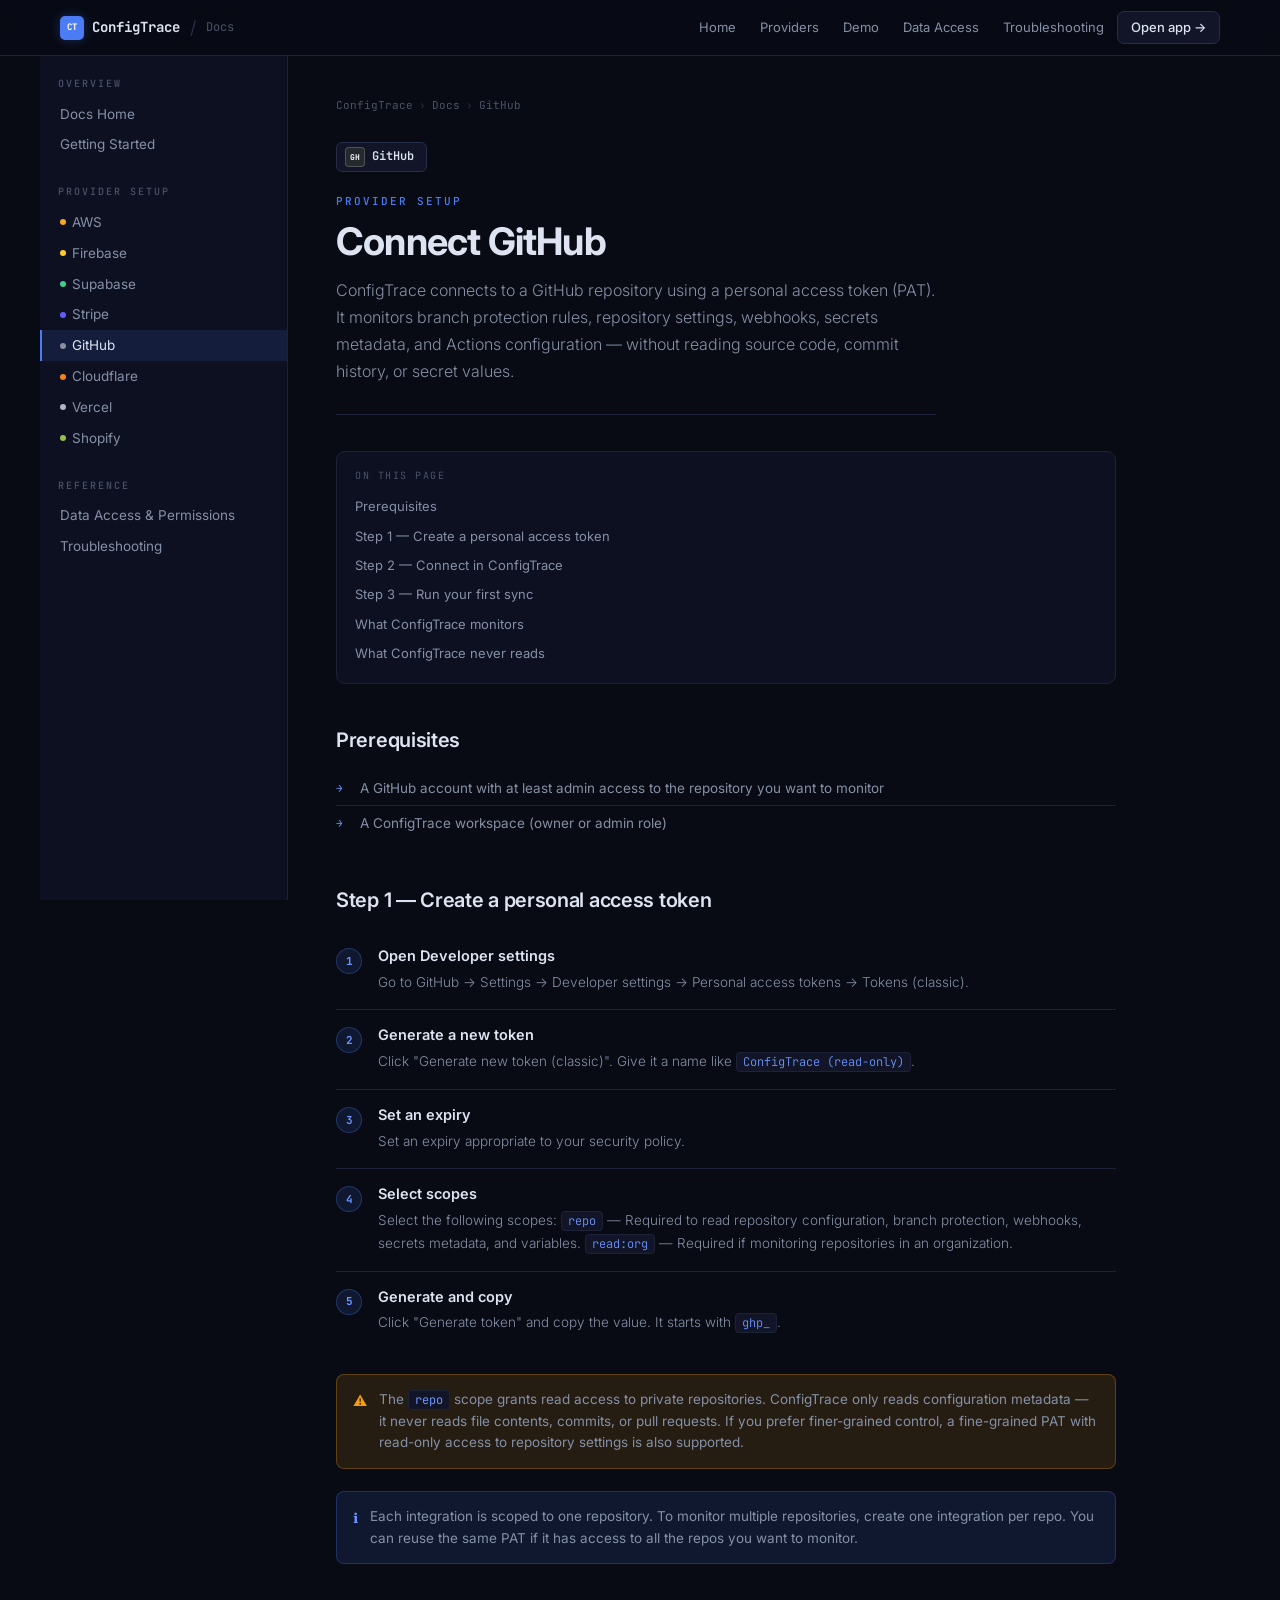
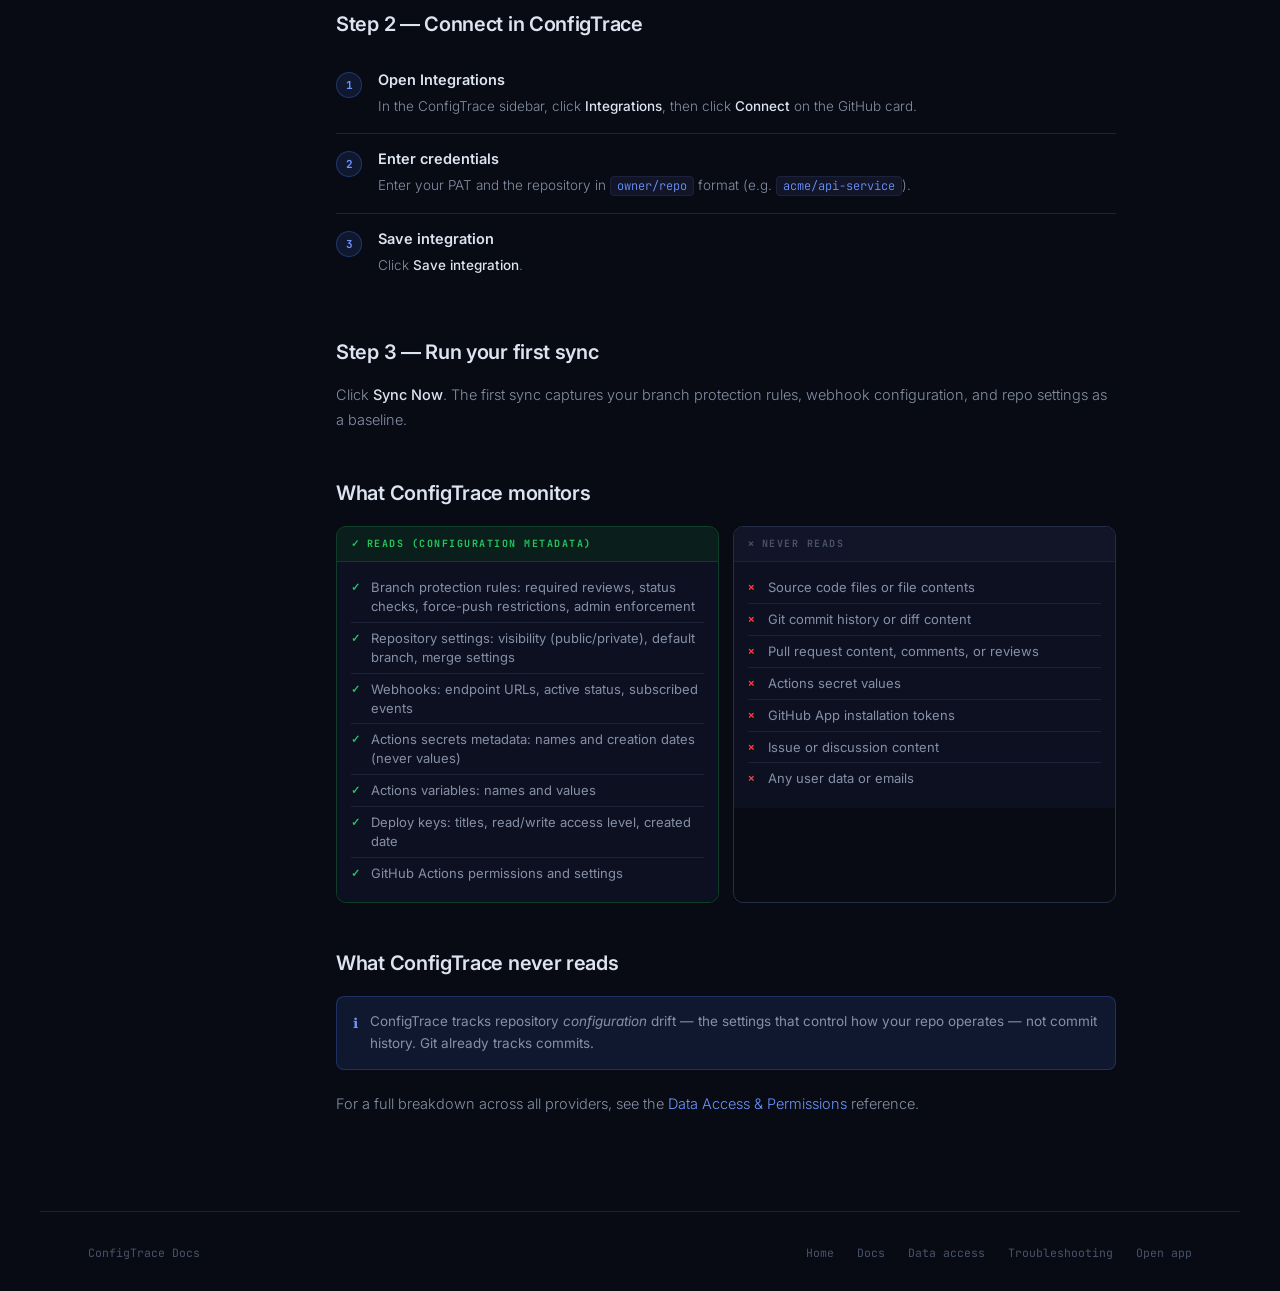
<file: docs/github.html>
<!DOCTYPE html>
<html lang="en">
<head>
  <meta charset="UTF-8">
  <meta name="viewport" content="width=device-width, initial-scale=1.0">
  <title>GitHub Setup — ConfigTrace Docs</title>
  <meta name="description" content="Connect GitHub to ConfigTrace using a personal access token. Monitor branch protection rules, repository settings, webhooks, secrets metadata, and Actions configuration.">
  <link rel="canonical" href="https://configtrace.org/docs/github.html">
  <link rel="preconnect" href="https://fonts.googleapis.com">
  <link rel="preconnect" href="https://fonts.gstatic.com" crossorigin>
  <link href="https://fonts.googleapis.com/css2?family=Inter:wght@300;400;500;600;700&family=JetBrains+Mono:wght@400;500;700&display=swap" rel="stylesheet">
  <link rel="stylesheet" href="../docs.css">
</head>
<body>

<nav class="docs-topnav" role="navigation" aria-label="Main navigation">
  <div class="docs-topnav-inner">
    <div style="display:flex;align-items:center;gap:10px;">
      <button class="docs-mobile-toggle" id="sidebarToggle" aria-label="Toggle sidebar" aria-expanded="false">☰</button>
      <a href="/" class="docs-nav-logo" aria-label="ConfigTrace home">
        <div class="docs-nav-logo-box" aria-hidden="true">CT</div>
        ConfigTrace
      </a>
      <span class="docs-nav-sep" aria-hidden="true">/</span>
      <span class="docs-nav-label">Docs</span>
    </div>
    <div class="docs-nav-links">
      <a href="/">Home</a>
      <a href="../docs.html#providers">Providers</a>
      <a href="../demo.html">Demo</a>
      <a href="data-access.html">Data Access</a>
      <a href="troubleshooting.html">Troubleshooting</a>
      <a href="https://app.configtrace.org" class="docs-nav-app" target="_blank" rel="noopener noreferrer">Open app →</a>
    </div>
  </div>
</nav>

<div class="docs-shell">
  <aside class="docs-sidebar" id="docsSidebar" aria-label="Documentation navigation">
    <div class="sidebar-section">
      <span class="sidebar-section-label">Overview</span>
      <ul class="sidebar-nav">
        <li><a href="../docs.html">Docs Home</a></li>
        <li><a href="getting-started.html">Getting Started</a></li>
      </ul>
    </div>
    <div class="sidebar-section">
      <span class="sidebar-section-label">Provider Setup</span>
      <ul class="sidebar-nav">
        <li><a href="aws.html"><span class="sidebar-provider-dot" style="background:#f5a623"></span>AWS</a></li>
        <li><a href="firebase.html"><span class="sidebar-provider-dot" style="background:#ffca28"></span>Firebase</a></li>
        <li><a href="supabase.html"><span class="sidebar-provider-dot" style="background:#3ecf8e"></span>Supabase</a></li>
        <li><a href="stripe.html"><span class="sidebar-provider-dot" style="background:#635bff"></span>Stripe</a></li>
        <li><a href="github.html" class="active"><span class="sidebar-provider-dot" style="background:#8b90a0"></span>GitHub</a></li>
        <li><a href="cloudflare.html"><span class="sidebar-provider-dot" style="background:#f48120"></span>Cloudflare</a></li>
        <li><a href="vercel.html"><span class="sidebar-provider-dot" style="background:#b0b5c4"></span>Vercel</a></li>
        <li><a href="shopify.html"><span class="sidebar-provider-dot" style="background:#96bf48"></span>Shopify</a></li>
      </ul>
    </div>
    <div class="sidebar-section">
      <span class="sidebar-section-label">Reference</span>
      <ul class="sidebar-nav">
        <li><a href="data-access.html">Data Access &amp; Permissions</a></li>
        <li><a href="troubleshooting.html">Troubleshooting</a></li>
      </ul>
    </div>
  </aside>

  <main class="docs-main" id="docsMain">
    <div class="docs-content">

      <nav class="docs-breadcrumb" aria-label="Breadcrumb">
        <a href="/">ConfigTrace</a>
        <span class="docs-breadcrumb-sep">›</span>
        <a href="../docs.html">Docs</a>
        <span class="docs-breadcrumb-sep">›</span>
        <span>GitHub</span>
      </nav>

      <div class="provider-badge">
        <div class="provider-badge-icon" style="background:#24292e;border:1px solid rgba(255,255,255,.2)">GH</div>
        GitHub
      </div>

      <span class="docs-page-label">Provider Setup</span>
      <h1 class="docs-page-title">Connect GitHub</h1>
      <p class="docs-page-intro">
        ConfigTrace connects to a GitHub repository using a personal access token (PAT). It monitors
        branch protection rules, repository settings, webhooks, secrets metadata, and Actions
        configuration — without reading source code, commit history, or secret values.
      </p>

      <div class="docs-toc">
        <div class="docs-toc-title">On this page</div>
        <ol class="docs-toc-list">
          <li><a href="#prereqs">Prerequisites</a></li>
          <li><a href="#pat">Step 1 — Create a personal access token</a></li>
          <li><a href="#connect">Step 2 — Connect in ConfigTrace</a></li>
          <li><a href="#first-sync">Step 3 — Run your first sync</a></li>
          <li><a href="#monitors">What ConfigTrace monitors</a></li>
          <li><a href="#never-reads">What ConfigTrace never reads</a></li>
        </ol>
      </div>

      <h2 class="docs-h2" id="prereqs">Prerequisites</h2>
      <ul class="docs-list">
        <li><span class="docs-list-icon">→</span><span>A GitHub account with at least admin access to the repository you want to monitor</span></li>
        <li><span class="docs-list-icon">→</span><span>A ConfigTrace workspace (owner or admin role)</span></li>
      </ul>

      <h2 class="docs-h2" id="pat">Step 1 — Create a personal access token</h2>
      <ol class="docs-steps">
        <li>
          <span class="step-num">1</span>
          <div class="step-body">
            <div class="step-title">Open Developer settings</div>
            <div class="step-desc">Go to GitHub → Settings → Developer settings → Personal access tokens → Tokens (classic).</div>
          </div>
        </li>
        <li>
          <span class="step-num">2</span>
          <div class="step-body">
            <div class="step-title">Generate a new token</div>
            <div class="step-desc">Click "Generate new token (classic)". Give it a name like <code>ConfigTrace (read-only)</code>.</div>
          </div>
        </li>
        <li>
          <span class="step-num">3</span>
          <div class="step-body">
            <div class="step-title">Set an expiry</div>
            <div class="step-desc">Set an expiry appropriate to your security policy.</div>
          </div>
        </li>
        <li>
          <span class="step-num">4</span>
          <div class="step-body">
            <div class="step-title">Select scopes</div>
            <div class="step-desc">Select the following scopes: <code>repo</code> — Required to read repository configuration, branch protection, webhooks, secrets metadata, and variables. <code>read:org</code> — Required if monitoring repositories in an organization.</div>
          </div>
        </li>
        <li>
          <span class="step-num">5</span>
          <div class="step-body">
            <div class="step-title">Generate and copy</div>
            <div class="step-desc">Click "Generate token" and copy the value. It starts with <code>ghp_</code>.</div>
          </div>
        </li>
      </ol>

      <div class="callout warning">
        <span class="callout-icon">⚠</span>
        <div class="callout-body">
          The <code>repo</code> scope grants read access to private repositories. ConfigTrace only reads configuration metadata — it never reads file contents, commits, or pull requests. If you prefer finer-grained control, a fine-grained PAT with read-only access to repository settings is also supported.
        </div>
      </div>

      <div class="callout info">
        <span class="callout-icon">ℹ</span>
        <div class="callout-body">
          Each integration is scoped to one repository. To monitor multiple repositories, create one integration per repo. You can reuse the same PAT if it has access to all the repos you want to monitor.
        </div>
      </div>

      <h2 class="docs-h2" id="connect">Step 2 — Connect in ConfigTrace</h2>
      <ol class="docs-steps">
        <li>
          <span class="step-num">1</span>
          <div class="step-body">
            <div class="step-title">Open Integrations</div>
            <div class="step-desc">In the ConfigTrace sidebar, click <strong>Integrations</strong>, then click <strong>Connect</strong> on the GitHub card.</div>
          </div>
        </li>
        <li>
          <span class="step-num">2</span>
          <div class="step-body">
            <div class="step-title">Enter credentials</div>
            <div class="step-desc">Enter your PAT and the repository in <code>owner/repo</code> format (e.g. <code>acme/api-service</code>).</div>
          </div>
        </li>
        <li>
          <span class="step-num">3</span>
          <div class="step-body">
            <div class="step-title">Save integration</div>
            <div class="step-desc">Click <strong>Save integration</strong>.</div>
          </div>
        </li>
      </ol>

      <h2 class="docs-h2" id="first-sync">Step 3 — Run your first sync</h2>
      <p class="docs-p">Click <strong>Sync Now</strong>. The first sync captures your branch protection rules, webhook configuration, and repo settings as a baseline.</p>

      <h2 class="docs-h2" id="monitors">What ConfigTrace monitors</h2>
      <div class="perm-grid">
        <div class="perm-panel reads">
          <div class="perm-panel-hdr"><span>✓</span> Reads (configuration metadata)</div>
          <div class="perm-panel-body">
            <ul class="perm-list">
              <li><span class="perm-icon">✓</span>Branch protection rules: required reviews, status checks, force-push restrictions, admin enforcement</li>
              <li><span class="perm-icon">✓</span>Repository settings: visibility (public/private), default branch, merge settings</li>
              <li><span class="perm-icon">✓</span>Webhooks: endpoint URLs, active status, subscribed events</li>
              <li><span class="perm-icon">✓</span>Actions secrets metadata: names and creation dates (never values)</li>
              <li><span class="perm-icon">✓</span>Actions variables: names and values</li>
              <li><span class="perm-icon">✓</span>Deploy keys: titles, read/write access level, created date</li>
              <li><span class="perm-icon">✓</span>GitHub Actions permissions and settings</li>
            </ul>
          </div>
        </div>
        <div class="perm-panel no-reads">
          <div class="perm-panel-hdr"><span>✕</span> Never reads</div>
          <div class="perm-panel-body">
            <ul class="perm-list">
              <li><span class="perm-icon">✕</span>Source code files or file contents</li>
              <li><span class="perm-icon">✕</span>Git commit history or diff content</li>
              <li><span class="perm-icon">✕</span>Pull request content, comments, or reviews</li>
              <li><span class="perm-icon">✕</span>Actions secret values</li>
              <li><span class="perm-icon">✕</span>GitHub App installation tokens</li>
              <li><span class="perm-icon">✕</span>Issue or discussion content</li>
              <li><span class="perm-icon">✕</span>Any user data or emails</li>
            </ul>
          </div>
        </div>
      </div>

      <h2 class="docs-h2" id="never-reads">What ConfigTrace never reads</h2>
      <div class="callout info">
        <span class="callout-icon">ℹ</span>
        <div class="callout-body">
          ConfigTrace tracks repository <em>configuration</em> drift — the settings that control how your repo operates — not commit history. Git already tracks commits.
        </div>
      </div>
      <p class="docs-p">For a full breakdown across all providers, see the <a href="data-access.html">Data Access &amp; Permissions</a> reference.</p>

    </div>
  </main>
</div>

<footer>
  <div class="docs-footer">
    <div class="docs-footer-inner">
      <span>ConfigTrace Docs</span>
      <div>
        <a href="/">Home</a>
        <a href="../docs.html">Docs</a>
        <a href="data-access.html">Data access</a>
        <a href="troubleshooting.html">Troubleshooting</a>
        <a href="https://app.configtrace.org" target="_blank" rel="noopener noreferrer">Open app</a>
      </div>
    </div>
  </div>
</footer>

<script>
  (function () {
    var toggle  = document.getElementById('sidebarToggle');
    var sidebar = document.getElementById('docsSidebar');
    var open    = false;
    toggle.addEventListener('click', function () { open = !open; sidebar.classList.toggle('open', open); toggle.setAttribute('aria-expanded', open); });
    sidebar.querySelectorAll('a').forEach(function (a) { a.addEventListener('click', function () { if (window.innerWidth < 900) { open = false; sidebar.classList.remove('open'); toggle.setAttribute('aria-expanded', false); } }); });
  })();
</script>
</body>
</html>
</file>
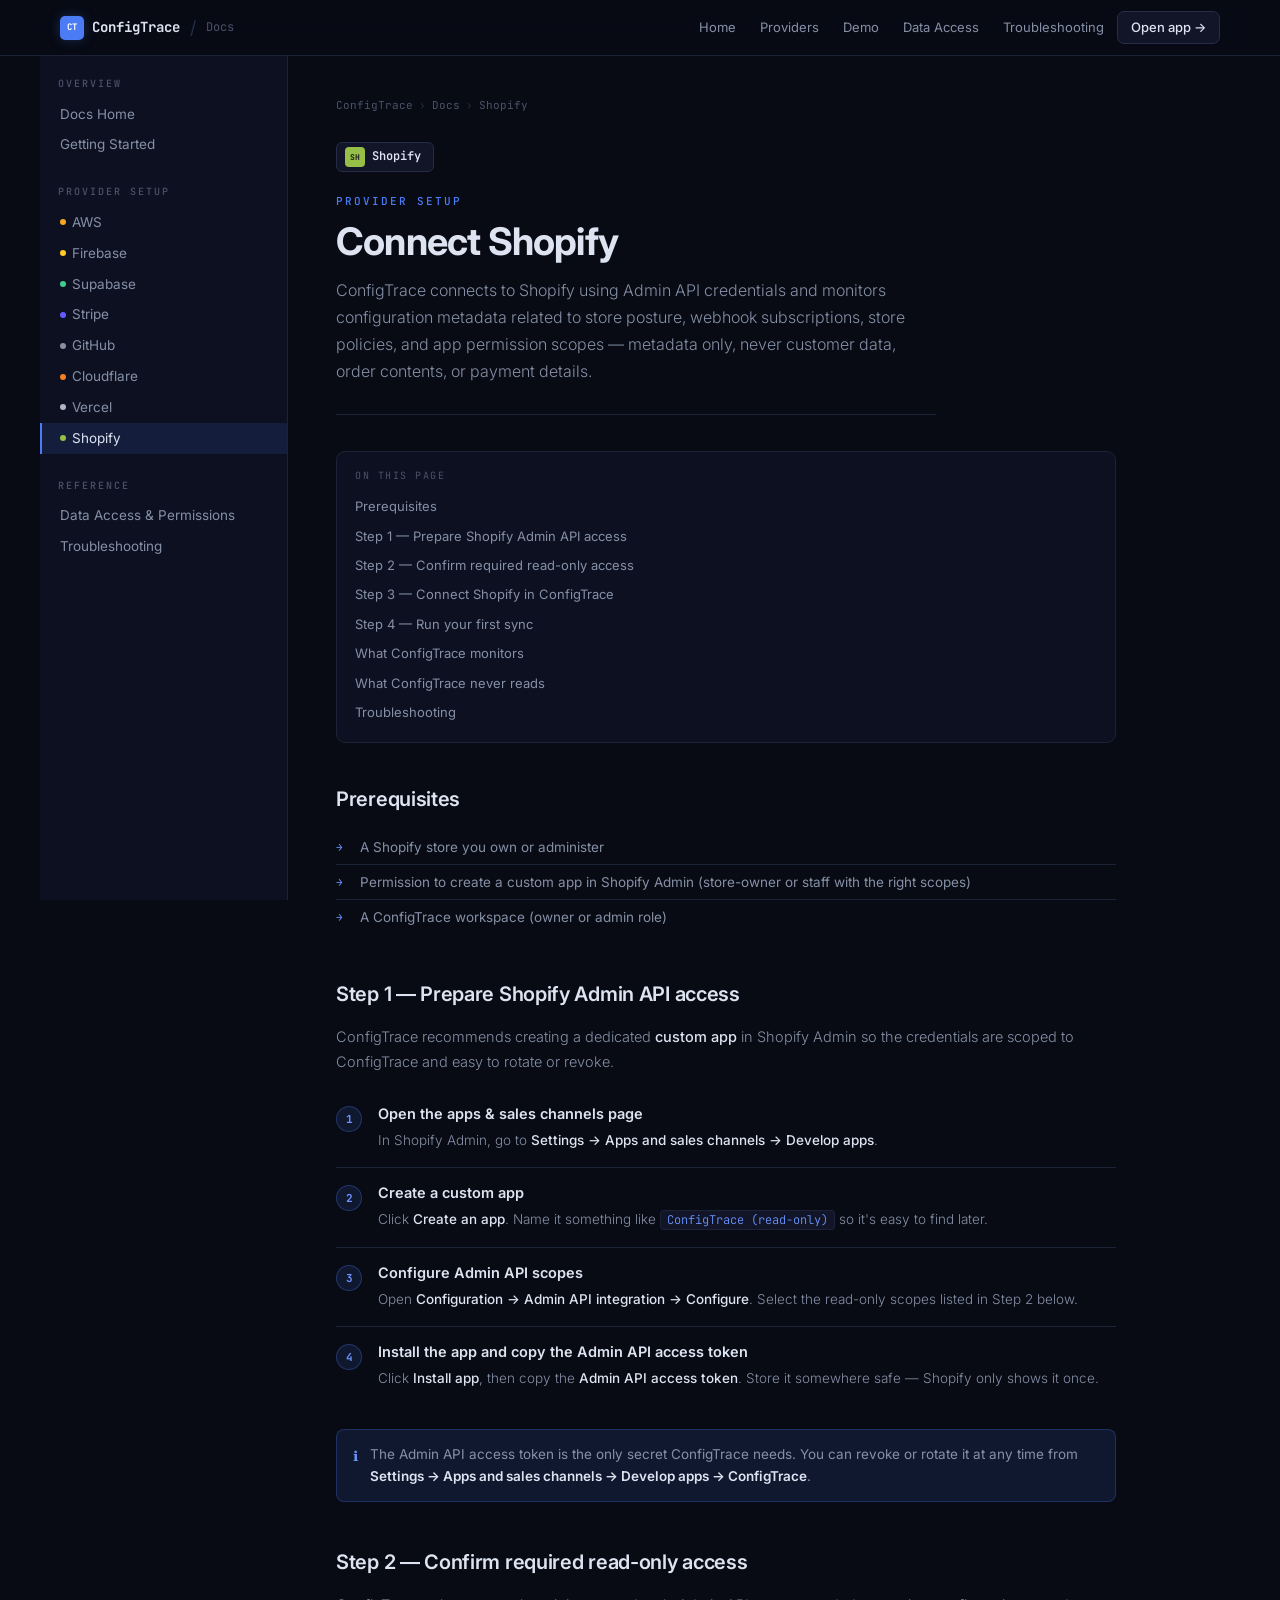
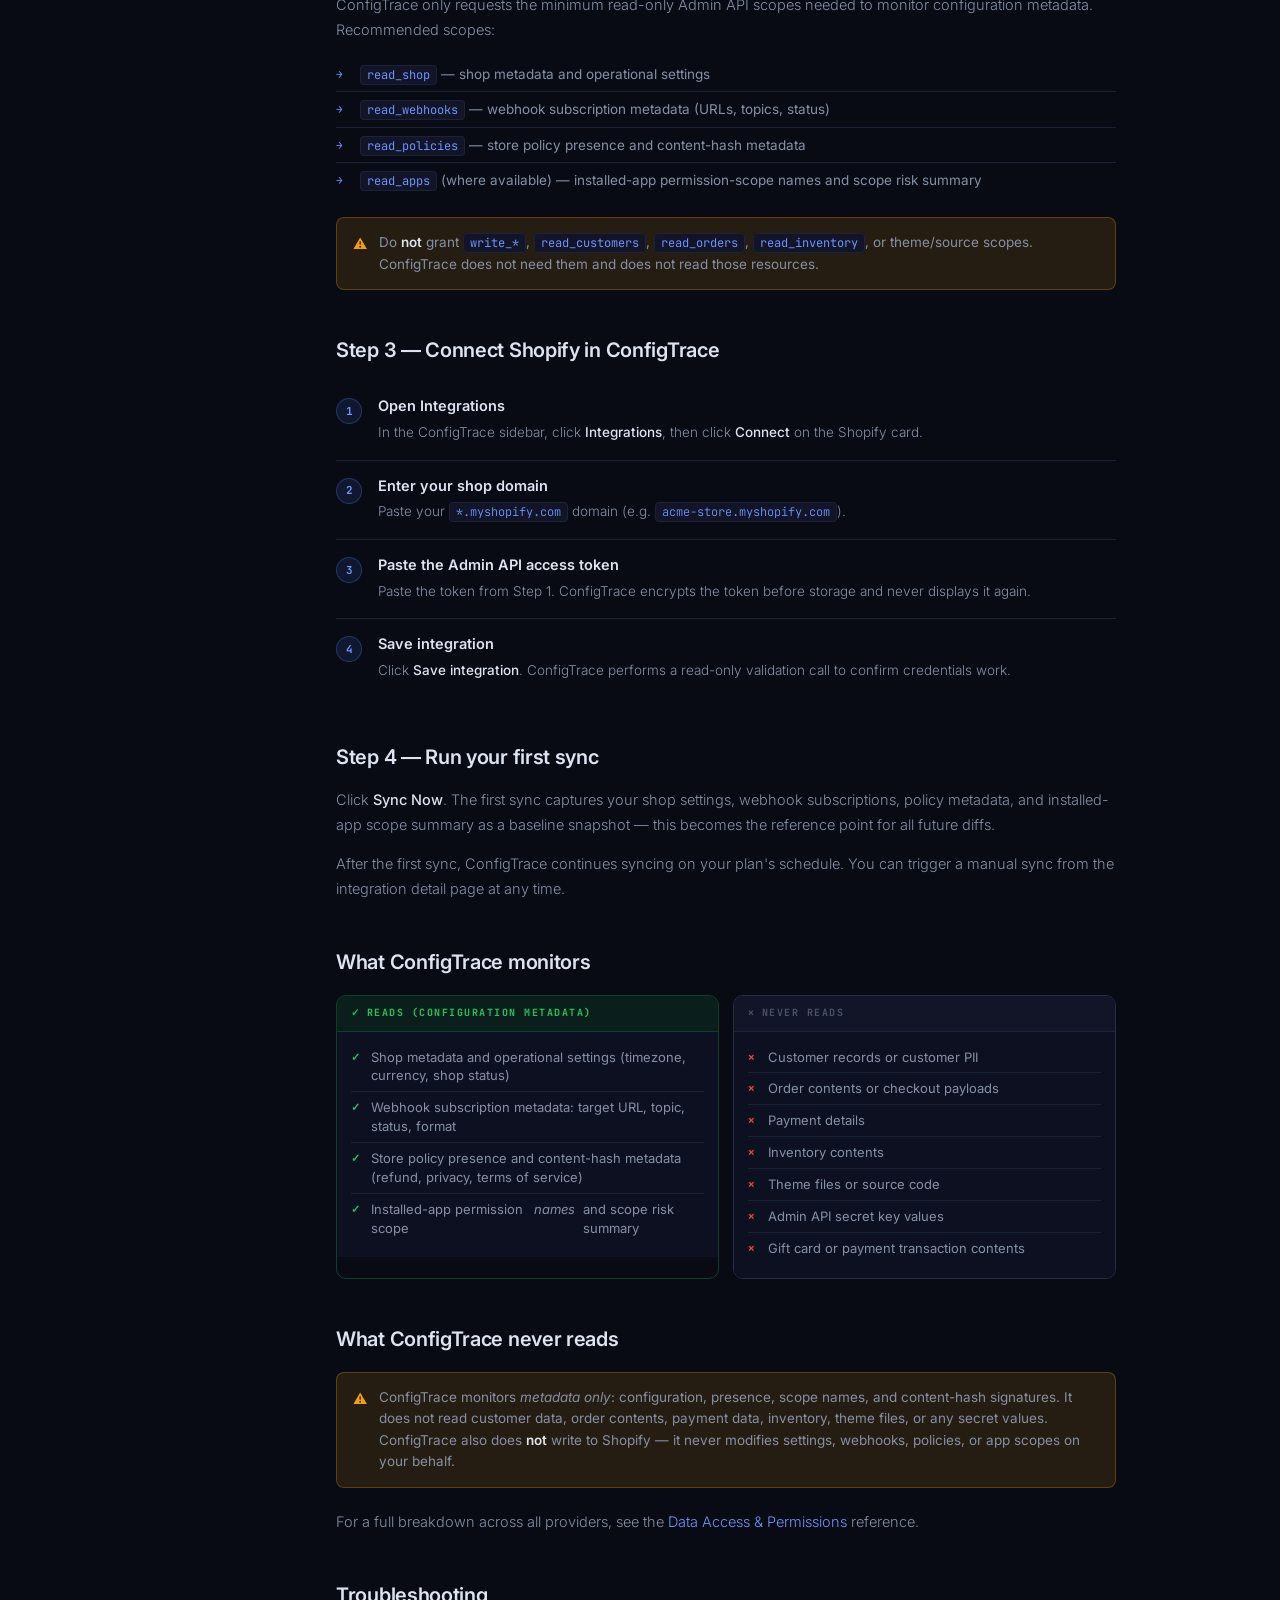
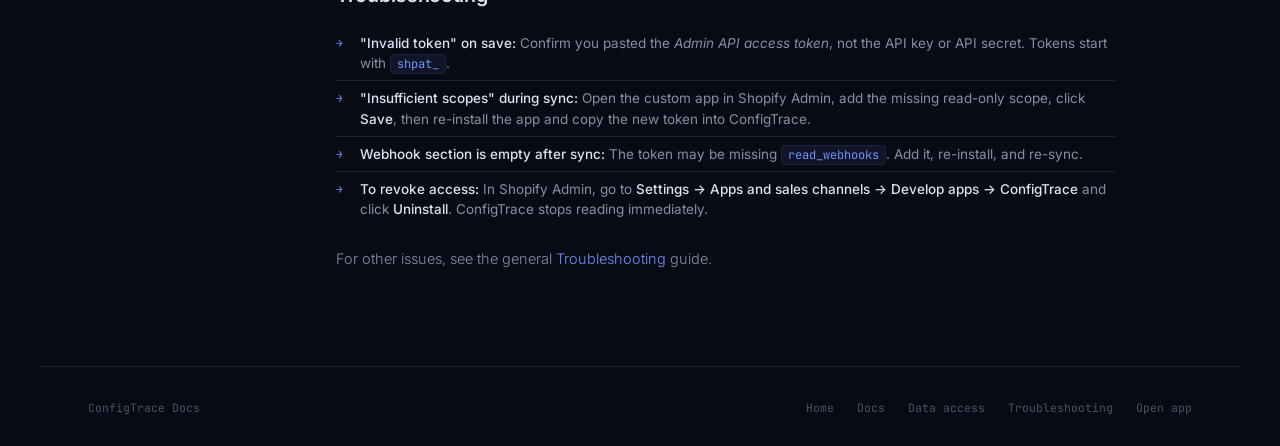
<file: docs/shopify.html>
<!DOCTYPE html>
<html lang="en">
<head>
  <meta charset="UTF-8">
  <meta name="viewport" content="width=device-width, initial-scale=1.0">
  <title>Shopify Setup — ConfigTrace Docs</title>
  <meta name="description" content="Connect Shopify to ConfigTrace using Admin API credentials. Monitor store metadata, webhook subscription metadata, policy presence, and app permission-scope risk — metadata only, never customer data, orders, or payment contents.">
  <link rel="canonical" href="https://configtrace.org/docs/shopify.html">
  <link rel="preconnect" href="https://fonts.googleapis.com">
  <link rel="preconnect" href="https://fonts.gstatic.com" crossorigin>
  <link href="https://fonts.googleapis.com/css2?family=Inter:wght@300;400;500;600;700&family=JetBrains+Mono:wght@400;500;700&display=swap" rel="stylesheet">
  <link rel="stylesheet" href="../docs.css">
</head>
<body>

<nav class="docs-topnav" role="navigation" aria-label="Main navigation">
  <div class="docs-topnav-inner">
    <div style="display:flex;align-items:center;gap:10px;">
      <button class="docs-mobile-toggle" id="sidebarToggle" aria-label="Toggle sidebar" aria-expanded="false">☰</button>
      <a href="/" class="docs-nav-logo" aria-label="ConfigTrace home">
        <div class="docs-nav-logo-box" aria-hidden="true">CT</div>
        ConfigTrace
      </a>
      <span class="docs-nav-sep" aria-hidden="true">/</span>
      <span class="docs-nav-label">Docs</span>
    </div>
    <div class="docs-nav-links">
      <a href="/">Home</a>
      <a href="../docs.html#providers">Providers</a>
      <a href="../demo.html">Demo</a>
      <a href="data-access.html">Data Access</a>
      <a href="troubleshooting.html">Troubleshooting</a>
      <a href="https://app.configtrace.org" class="docs-nav-app" target="_blank" rel="noopener noreferrer">Open app →</a>
    </div>
  </div>
</nav>

<div class="docs-shell">
  <aside class="docs-sidebar" id="docsSidebar" aria-label="Documentation navigation">
    <div class="sidebar-section">
      <span class="sidebar-section-label">Overview</span>
      <ul class="sidebar-nav">
        <li><a href="../docs.html">Docs Home</a></li>
        <li><a href="getting-started.html">Getting Started</a></li>
      </ul>
    </div>
    <div class="sidebar-section">
      <span class="sidebar-section-label">Provider Setup</span>
      <ul class="sidebar-nav">
        <li><a href="aws.html"><span class="sidebar-provider-dot" style="background:#f5a623"></span>AWS</a></li>
        <li><a href="firebase.html"><span class="sidebar-provider-dot" style="background:#ffca28"></span>Firebase</a></li>
        <li><a href="supabase.html"><span class="sidebar-provider-dot" style="background:#3ecf8e"></span>Supabase</a></li>
        <li><a href="stripe.html"><span class="sidebar-provider-dot" style="background:#635bff"></span>Stripe</a></li>
        <li><a href="github.html"><span class="sidebar-provider-dot" style="background:#8b90a0"></span>GitHub</a></li>
        <li><a href="cloudflare.html"><span class="sidebar-provider-dot" style="background:#f48120"></span>Cloudflare</a></li>
        <li><a href="vercel.html"><span class="sidebar-provider-dot" style="background:#b0b5c4"></span>Vercel</a></li>
        <li><a href="shopify.html" class="active"><span class="sidebar-provider-dot" style="background:#96bf48"></span>Shopify</a></li>
      </ul>
    </div>
    <div class="sidebar-section">
      <span class="sidebar-section-label">Reference</span>
      <ul class="sidebar-nav">
        <li><a href="data-access.html">Data Access &amp; Permissions</a></li>
        <li><a href="troubleshooting.html">Troubleshooting</a></li>
      </ul>
    </div>
  </aside>

  <main class="docs-main" id="docsMain">
    <div class="docs-content">

      <nav class="docs-breadcrumb" aria-label="Breadcrumb">
        <a href="/">ConfigTrace</a>
        <span class="docs-breadcrumb-sep">›</span>
        <a href="../docs.html">Docs</a>
        <span class="docs-breadcrumb-sep">›</span>
        <span>Shopify</span>
      </nav>

      <div class="provider-badge">
        <div class="provider-badge-icon" style="background:#96bf48;color:#1a1a1a">SH</div>
        Shopify
      </div>

      <span class="docs-page-label">Provider Setup</span>
      <h1 class="docs-page-title">Connect Shopify</h1>
      <p class="docs-page-intro">
        ConfigTrace connects to Shopify using Admin API credentials and monitors
        configuration metadata related to store posture, webhook subscriptions,
        store policies, and app permission scopes — metadata only, never customer
        data, order contents, or payment details.
      </p>

      <div class="docs-toc">
        <div class="docs-toc-title">On this page</div>
        <ol class="docs-toc-list">
          <li><a href="#prereqs">Prerequisites</a></li>
          <li><a href="#api-access">Step 1 — Prepare Shopify Admin API access</a></li>
          <li><a href="#read-only">Step 2 — Confirm required read-only access</a></li>
          <li><a href="#connect">Step 3 — Connect Shopify in ConfigTrace</a></li>
          <li><a href="#first-sync">Step 4 — Run your first sync</a></li>
          <li><a href="#monitors">What ConfigTrace monitors</a></li>
          <li><a href="#never-reads">What ConfigTrace never reads</a></li>
          <li><a href="#troubleshooting">Troubleshooting</a></li>
        </ol>
      </div>

      <h2 class="docs-h2" id="prereqs">Prerequisites</h2>
      <ul class="docs-list">
        <li><span class="docs-list-icon">→</span><span>A Shopify store you own or administer</span></li>
        <li><span class="docs-list-icon">→</span><span>Permission to create a custom app in Shopify Admin (store-owner or staff with the right scopes)</span></li>
        <li><span class="docs-list-icon">→</span><span>A ConfigTrace workspace (owner or admin role)</span></li>
      </ul>

      <h2 class="docs-h2" id="api-access">Step 1 — Prepare Shopify Admin API access</h2>
      <p class="docs-p">ConfigTrace recommends creating a dedicated <strong>custom app</strong> in Shopify Admin so the credentials are scoped to ConfigTrace and easy to rotate or revoke.</p>
      <ol class="docs-steps">
        <li>
          <span class="step-num">1</span>
          <div class="step-body">
            <div class="step-title">Open the apps & sales channels page</div>
            <div class="step-desc">In Shopify Admin, go to <strong>Settings → Apps and sales channels → Develop apps</strong>.</div>
          </div>
        </li>
        <li>
          <span class="step-num">2</span>
          <div class="step-body">
            <div class="step-title">Create a custom app</div>
            <div class="step-desc">Click <strong>Create an app</strong>. Name it something like <code>ConfigTrace (read-only)</code> so it's easy to find later.</div>
          </div>
        </li>
        <li>
          <span class="step-num">3</span>
          <div class="step-body">
            <div class="step-title">Configure Admin API scopes</div>
            <div class="step-desc">Open <strong>Configuration → Admin API integration → Configure</strong>. Select the read-only scopes listed in Step 2 below.</div>
          </div>
        </li>
        <li>
          <span class="step-num">4</span>
          <div class="step-body">
            <div class="step-title">Install the app and copy the Admin API access token</div>
            <div class="step-desc">Click <strong>Install app</strong>, then copy the <strong>Admin API access token</strong>. Store it somewhere safe — Shopify only shows it once.</div>
          </div>
        </li>
      </ol>

      <div class="callout info">
        <span class="callout-icon">ℹ</span>
        <div class="callout-body">
          The Admin API access token is the only secret ConfigTrace needs. You can revoke or rotate it at any time from <strong>Settings → Apps and sales channels → Develop apps → ConfigTrace</strong>.
        </div>
      </div>

      <h2 class="docs-h2" id="read-only">Step 2 — Confirm required read-only access</h2>
      <p class="docs-p">ConfigTrace only requests the minimum read-only Admin API scopes needed to monitor configuration metadata. Recommended scopes:</p>
      <ul class="docs-list">
        <li><span class="docs-list-icon">→</span><span><code>read_shop</code> — shop metadata and operational settings</span></li>
        <li><span class="docs-list-icon">→</span><span><code>read_webhooks</code> — webhook subscription metadata (URLs, topics, status)</span></li>
        <li><span class="docs-list-icon">→</span><span><code>read_policies</code> — store policy presence and content-hash metadata</span></li>
        <li><span class="docs-list-icon">→</span><span><code>read_apps</code> (where available) — installed-app permission-scope names and scope risk summary</span></li>
      </ul>

      <div class="callout warning">
        <span class="callout-icon">⚠</span>
        <div class="callout-body">
          Do <strong>not</strong> grant <code>write_*</code>, <code>read_customers</code>, <code>read_orders</code>, <code>read_inventory</code>, or theme/source scopes. ConfigTrace does not need them and does not read those resources.
        </div>
      </div>

      <h2 class="docs-h2" id="connect">Step 3 — Connect Shopify in ConfigTrace</h2>
      <ol class="docs-steps">
        <li>
          <span class="step-num">1</span>
          <div class="step-body">
            <div class="step-title">Open Integrations</div>
            <div class="step-desc">In the ConfigTrace sidebar, click <strong>Integrations</strong>, then click <strong>Connect</strong> on the Shopify card.</div>
          </div>
        </li>
        <li>
          <span class="step-num">2</span>
          <div class="step-body">
            <div class="step-title">Enter your shop domain</div>
            <div class="step-desc">Paste your <code>*.myshopify.com</code> domain (e.g. <code>acme-store.myshopify.com</code>).</div>
          </div>
        </li>
        <li>
          <span class="step-num">3</span>
          <div class="step-body">
            <div class="step-title">Paste the Admin API access token</div>
            <div class="step-desc">Paste the token from Step 1. ConfigTrace encrypts the token before storage and never displays it again.</div>
          </div>
        </li>
        <li>
          <span class="step-num">4</span>
          <div class="step-body">
            <div class="step-title">Save integration</div>
            <div class="step-desc">Click <strong>Save integration</strong>. ConfigTrace performs a read-only validation call to confirm credentials work.</div>
          </div>
        </li>
      </ol>

      <h2 class="docs-h2" id="first-sync">Step 4 — Run your first sync</h2>
      <p class="docs-p">Click <strong>Sync Now</strong>. The first sync captures your shop settings, webhook subscriptions, policy metadata, and installed-app scope summary as a baseline snapshot — this becomes the reference point for all future diffs.</p>
      <p class="docs-p">After the first sync, ConfigTrace continues syncing on your plan's schedule. You can trigger a manual sync from the integration detail page at any time.</p>

      <h2 class="docs-h2" id="monitors">What ConfigTrace monitors</h2>
      <div class="perm-grid">
        <div class="perm-panel reads">
          <div class="perm-panel-hdr"><span>✓</span> Reads (configuration metadata)</div>
          <div class="perm-panel-body">
            <ul class="perm-list">
              <li><span class="perm-icon">✓</span>Shop metadata and operational settings (timezone, currency, shop status)</li>
              <li><span class="perm-icon">✓</span>Webhook subscription metadata: target URL, topic, status, format</li>
              <li><span class="perm-icon">✓</span>Store policy presence and content-hash metadata (refund, privacy, terms of service)</li>
              <li><span class="perm-icon">✓</span>Installed-app permission scope <em>names</em> and scope risk summary</li>
            </ul>
          </div>
        </div>
        <div class="perm-panel no-reads">
          <div class="perm-panel-hdr"><span>✕</span> Never reads</div>
          <div class="perm-panel-body">
            <ul class="perm-list">
              <li><span class="perm-icon">✕</span>Customer records or customer PII</li>
              <li><span class="perm-icon">✕</span>Order contents or checkout payloads</li>
              <li><span class="perm-icon">✕</span>Payment details</li>
              <li><span class="perm-icon">✕</span>Inventory contents</li>
              <li><span class="perm-icon">✕</span>Theme files or source code</li>
              <li><span class="perm-icon">✕</span>Admin API secret key values</li>
              <li><span class="perm-icon">✕</span>Gift card or payment transaction contents</li>
            </ul>
          </div>
        </div>
      </div>

      <h2 class="docs-h2" id="never-reads">What ConfigTrace never reads</h2>
      <div class="callout warning">
        <span class="callout-icon">⚠</span>
        <div class="callout-body">
          ConfigTrace monitors <em>metadata only</em>: configuration, presence, scope names, and content-hash signatures. It does not read customer data, order contents, payment data, inventory, theme files, or any secret values. ConfigTrace also does <strong>not</strong> write to Shopify — it never modifies settings, webhooks, policies, or app scopes on your behalf.
        </div>
      </div>
      <p class="docs-p">For a full breakdown across all providers, see the <a href="data-access.html">Data Access &amp; Permissions</a> reference.</p>

      <h2 class="docs-h2" id="troubleshooting">Troubleshooting</h2>
      <ul class="docs-list">
        <li><span class="docs-list-icon">→</span><span><strong>"Invalid token" on save:</strong> Confirm you pasted the <em>Admin API access token</em>, not the API key or API secret. Tokens start with <code>shpat_</code>.</span></li>
        <li><span class="docs-list-icon">→</span><span><strong>"Insufficient scopes" during sync:</strong> Open the custom app in Shopify Admin, add the missing read-only scope, click <strong>Save</strong>, then re-install the app and copy the new token into ConfigTrace.</span></li>
        <li><span class="docs-list-icon">→</span><span><strong>Webhook section is empty after sync:</strong> The token may be missing <code>read_webhooks</code>. Add it, re-install, and re-sync.</span></li>
        <li><span class="docs-list-icon">→</span><span><strong>To revoke access:</strong> In Shopify Admin, go to <strong>Settings → Apps and sales channels → Develop apps → ConfigTrace</strong> and click <strong>Uninstall</strong>. ConfigTrace stops reading immediately.</span></li>
      </ul>
      <p class="docs-p">For other issues, see the general <a href="troubleshooting.html">Troubleshooting</a> guide.</p>

    </div>
  </main>
</div>

<footer>
  <div class="docs-footer">
    <div class="docs-footer-inner">
      <span>ConfigTrace Docs</span>
      <div>
        <a href="/">Home</a>
        <a href="../docs.html">Docs</a>
        <a href="data-access.html">Data access</a>
        <a href="troubleshooting.html">Troubleshooting</a>
        <a href="https://app.configtrace.org" target="_blank" rel="noopener noreferrer">Open app</a>
      </div>
    </div>
  </div>
</footer>

<script>
  (function () {
    var toggle  = document.getElementById('sidebarToggle');
    var sidebar = document.getElementById('docsSidebar');
    var open    = false;
    toggle.addEventListener('click', function () { open = !open; sidebar.classList.toggle('open', open); toggle.setAttribute('aria-expanded', open); });
    sidebar.querySelectorAll('a').forEach(function (a) { a.addEventListener('click', function () { if (window.innerWidth < 900) { open = false; sidebar.classList.remove('open'); toggle.setAttribute('aria-expanded', false); } }); });
  })();
</script>
</body>
</html>
</file>
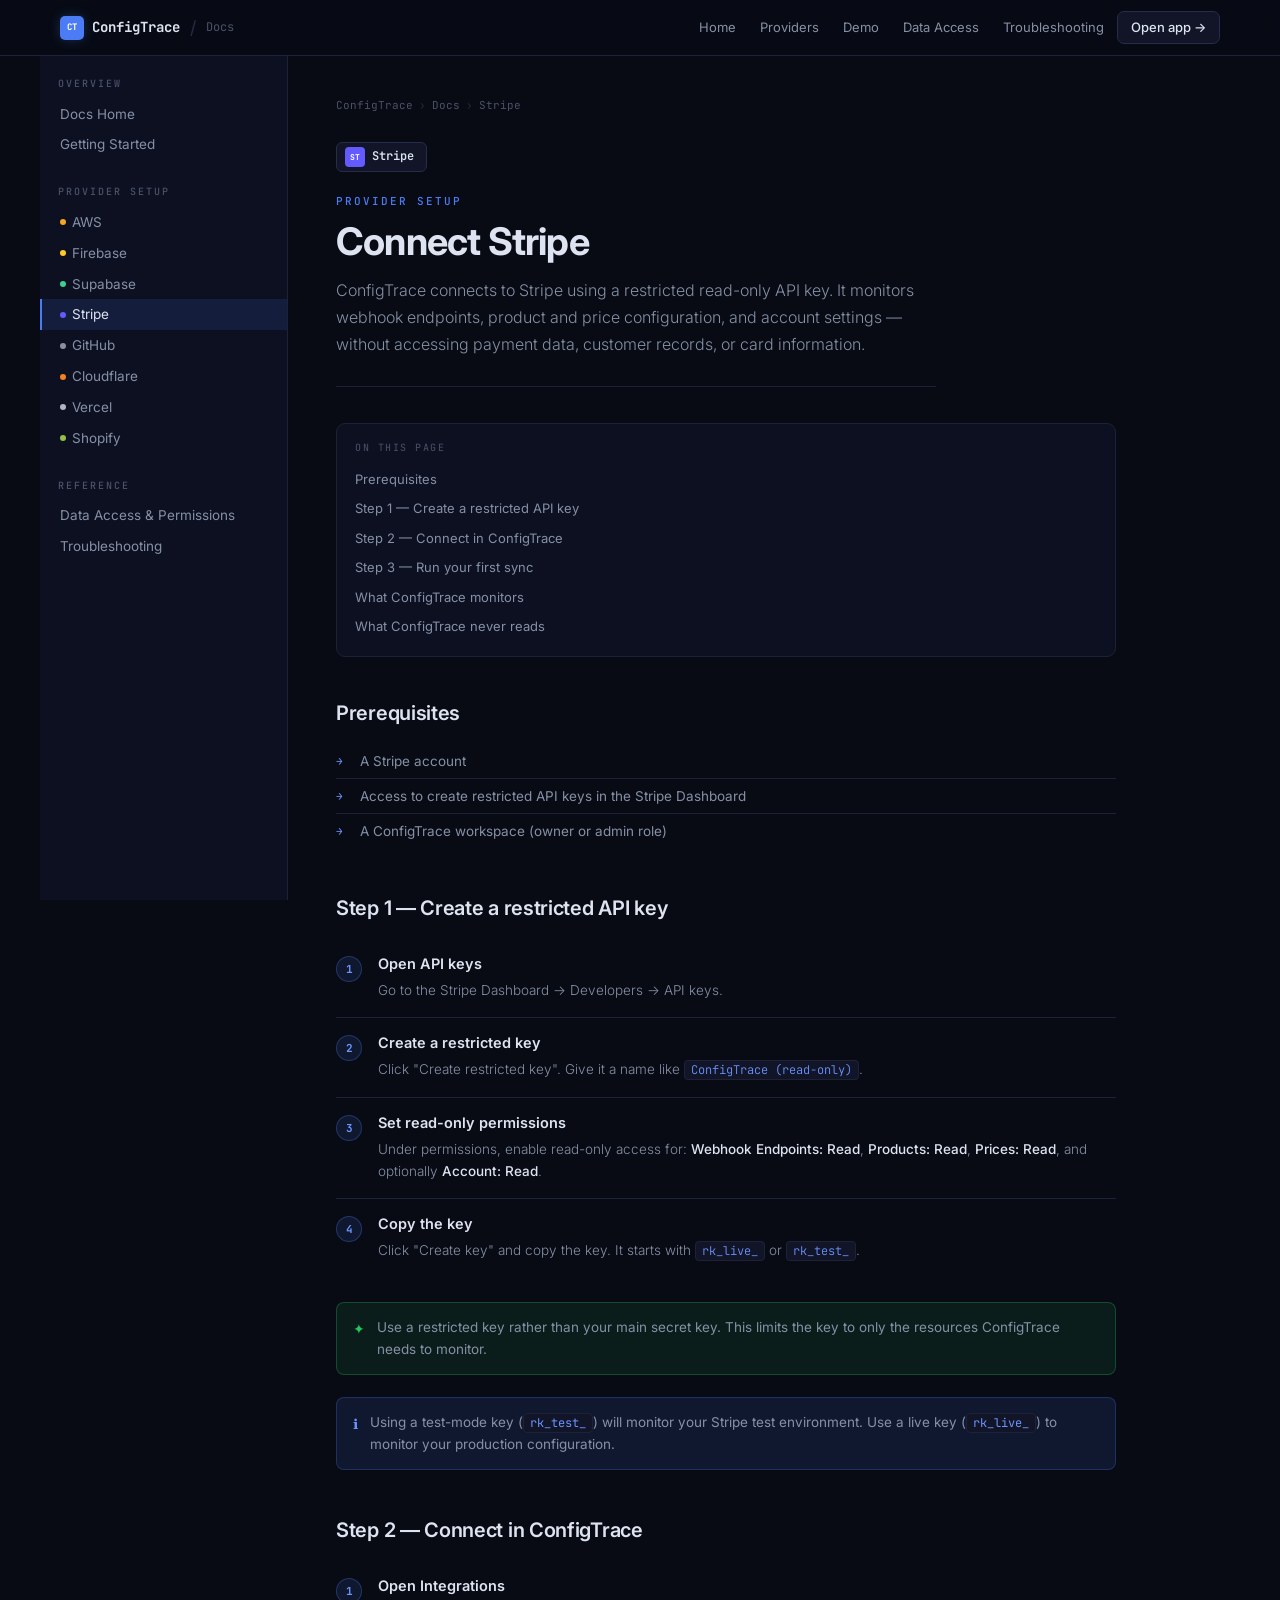
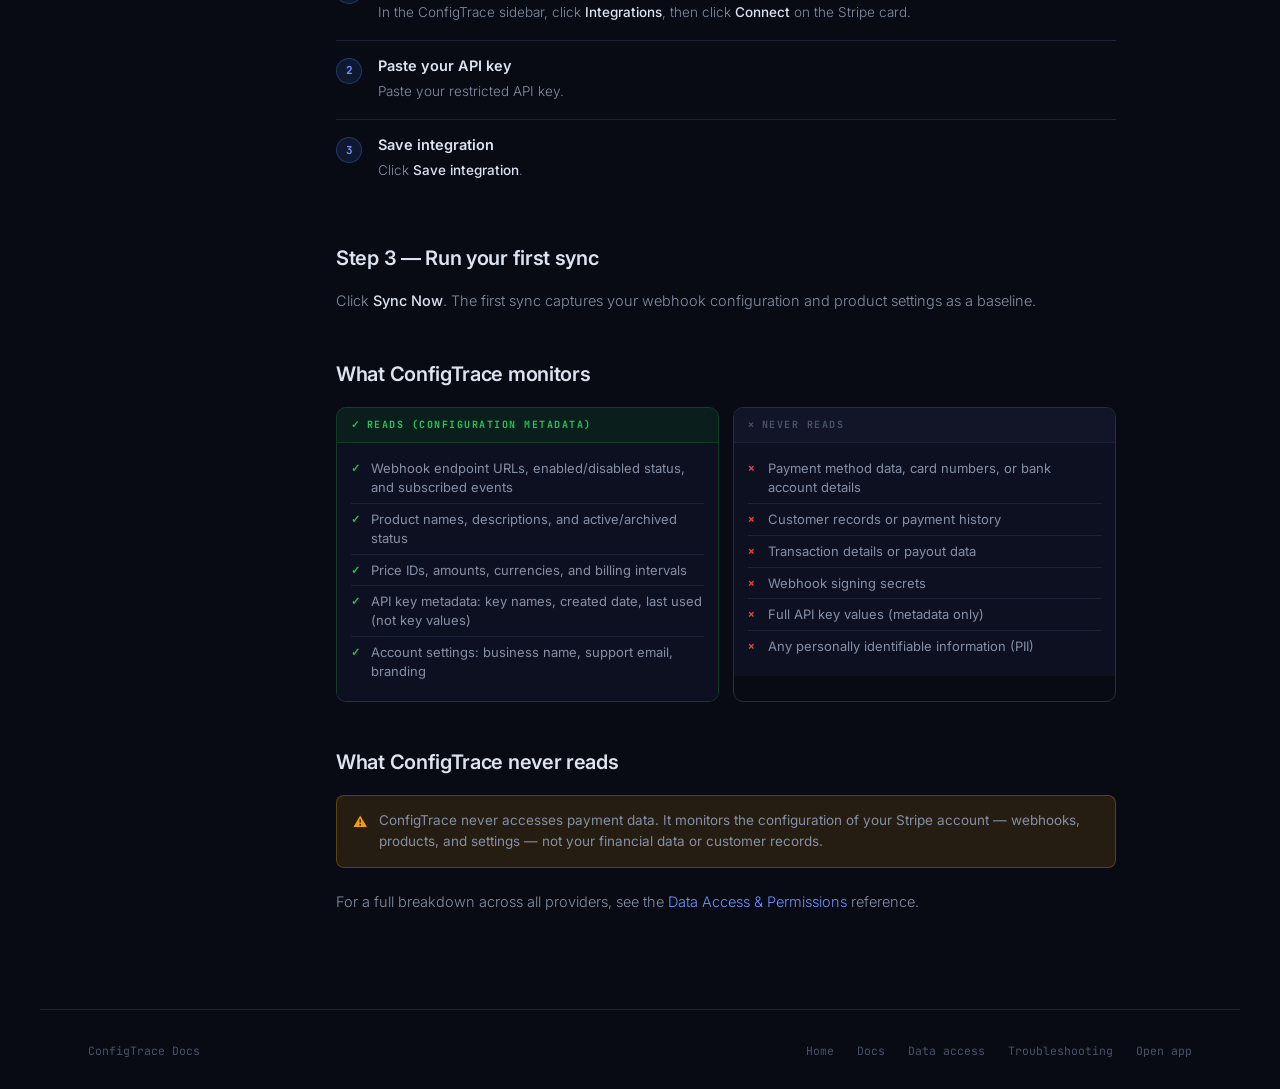
<file: docs/stripe.html>
<!DOCTYPE html>
<html lang="en">
<head>
  <meta charset="UTF-8">
  <meta name="viewport" content="width=device-width, initial-scale=1.0">
  <title>Stripe Setup — ConfigTrace Docs</title>
  <meta name="description" content="Connect Stripe to ConfigTrace using a restricted read-only API key. Monitor webhook endpoints, product and price configuration, and account settings.">
  <link rel="canonical" href="https://configtrace.org/docs/stripe.html">
  <link rel="preconnect" href="https://fonts.googleapis.com">
  <link rel="preconnect" href="https://fonts.gstatic.com" crossorigin>
  <link href="https://fonts.googleapis.com/css2?family=Inter:wght@300;400;500;600;700&family=JetBrains+Mono:wght@400;500;700&display=swap" rel="stylesheet">
  <link rel="stylesheet" href="../docs.css">
</head>
<body>

<nav class="docs-topnav" role="navigation" aria-label="Main navigation">
  <div class="docs-topnav-inner">
    <div style="display:flex;align-items:center;gap:10px;">
      <button class="docs-mobile-toggle" id="sidebarToggle" aria-label="Toggle sidebar" aria-expanded="false">☰</button>
      <a href="/" class="docs-nav-logo" aria-label="ConfigTrace home">
        <div class="docs-nav-logo-box" aria-hidden="true">CT</div>
        ConfigTrace
      </a>
      <span class="docs-nav-sep" aria-hidden="true">/</span>
      <span class="docs-nav-label">Docs</span>
    </div>
    <div class="docs-nav-links">
      <a href="/">Home</a>
      <a href="../docs.html#providers">Providers</a>
      <a href="../demo.html">Demo</a>
      <a href="data-access.html">Data Access</a>
      <a href="troubleshooting.html">Troubleshooting</a>
      <a href="https://app.configtrace.org" class="docs-nav-app" target="_blank" rel="noopener noreferrer">Open app →</a>
    </div>
  </div>
</nav>

<div class="docs-shell">
  <aside class="docs-sidebar" id="docsSidebar" aria-label="Documentation navigation">
    <div class="sidebar-section">
      <span class="sidebar-section-label">Overview</span>
      <ul class="sidebar-nav">
        <li><a href="../docs.html">Docs Home</a></li>
        <li><a href="getting-started.html">Getting Started</a></li>
      </ul>
    </div>
    <div class="sidebar-section">
      <span class="sidebar-section-label">Provider Setup</span>
      <ul class="sidebar-nav">
        <li><a href="aws.html"><span class="sidebar-provider-dot" style="background:#f5a623"></span>AWS</a></li>
        <li><a href="firebase.html"><span class="sidebar-provider-dot" style="background:#ffca28"></span>Firebase</a></li>
        <li><a href="supabase.html"><span class="sidebar-provider-dot" style="background:#3ecf8e"></span>Supabase</a></li>
        <li><a href="stripe.html" class="active"><span class="sidebar-provider-dot" style="background:#635bff"></span>Stripe</a></li>
        <li><a href="github.html"><span class="sidebar-provider-dot" style="background:#8b90a0"></span>GitHub</a></li>
        <li><a href="cloudflare.html"><span class="sidebar-provider-dot" style="background:#f48120"></span>Cloudflare</a></li>
        <li><a href="vercel.html"><span class="sidebar-provider-dot" style="background:#b0b5c4"></span>Vercel</a></li>
        <li><a href="shopify.html"><span class="sidebar-provider-dot" style="background:#96bf48"></span>Shopify</a></li>
      </ul>
    </div>
    <div class="sidebar-section">
      <span class="sidebar-section-label">Reference</span>
      <ul class="sidebar-nav">
        <li><a href="data-access.html">Data Access &amp; Permissions</a></li>
        <li><a href="troubleshooting.html">Troubleshooting</a></li>
      </ul>
    </div>
  </aside>

  <main class="docs-main" id="docsMain">
    <div class="docs-content">

      <nav class="docs-breadcrumb" aria-label="Breadcrumb">
        <a href="/">ConfigTrace</a>
        <span class="docs-breadcrumb-sep">›</span>
        <a href="../docs.html">Docs</a>
        <span class="docs-breadcrumb-sep">›</span>
        <span>Stripe</span>
      </nav>

      <div class="provider-badge">
        <div class="provider-badge-icon" style="background:#635bff">ST</div>
        Stripe
      </div>

      <span class="docs-page-label">Provider Setup</span>
      <h1 class="docs-page-title">Connect Stripe</h1>
      <p class="docs-page-intro">
        ConfigTrace connects to Stripe using a restricted read-only API key. It monitors webhook
        endpoints, product and price configuration, and account settings — without accessing
        payment data, customer records, or card information.
      </p>

      <div class="docs-toc">
        <div class="docs-toc-title">On this page</div>
        <ol class="docs-toc-list">
          <li><a href="#prereqs">Prerequisites</a></li>
          <li><a href="#restricted-key">Step 1 — Create a restricted API key</a></li>
          <li><a href="#connect">Step 2 — Connect in ConfigTrace</a></li>
          <li><a href="#first-sync">Step 3 — Run your first sync</a></li>
          <li><a href="#monitors">What ConfigTrace monitors</a></li>
          <li><a href="#never-reads">What ConfigTrace never reads</a></li>
        </ol>
      </div>

      <h2 class="docs-h2" id="prereqs">Prerequisites</h2>
      <ul class="docs-list">
        <li><span class="docs-list-icon">→</span><span>A Stripe account</span></li>
        <li><span class="docs-list-icon">→</span><span>Access to create restricted API keys in the Stripe Dashboard</span></li>
        <li><span class="docs-list-icon">→</span><span>A ConfigTrace workspace (owner or admin role)</span></li>
      </ul>

      <h2 class="docs-h2" id="restricted-key">Step 1 — Create a restricted API key</h2>
      <ol class="docs-steps">
        <li>
          <span class="step-num">1</span>
          <div class="step-body">
            <div class="step-title">Open API keys</div>
            <div class="step-desc">Go to the Stripe Dashboard → Developers → API keys.</div>
          </div>
        </li>
        <li>
          <span class="step-num">2</span>
          <div class="step-body">
            <div class="step-title">Create a restricted key</div>
            <div class="step-desc">Click "Create restricted key". Give it a name like <code>ConfigTrace (read-only)</code>.</div>
          </div>
        </li>
        <li>
          <span class="step-num">3</span>
          <div class="step-body">
            <div class="step-title">Set read-only permissions</div>
            <div class="step-desc">Under permissions, enable read-only access for: <strong>Webhook Endpoints: Read</strong>, <strong>Products: Read</strong>, <strong>Prices: Read</strong>, and optionally <strong>Account: Read</strong>.</div>
          </div>
        </li>
        <li>
          <span class="step-num">4</span>
          <div class="step-body">
            <div class="step-title">Copy the key</div>
            <div class="step-desc">Click "Create key" and copy the key. It starts with <code>rk_live_</code> or <code>rk_test_</code>.</div>
          </div>
        </li>
      </ol>

      <div class="callout tip">
        <span class="callout-icon">✦</span>
        <div class="callout-body">
          Use a restricted key rather than your main secret key. This limits the key to only the resources ConfigTrace needs to monitor.
        </div>
      </div>

      <div class="callout info">
        <span class="callout-icon">ℹ</span>
        <div class="callout-body">
          Using a test-mode key (<code>rk_test_</code>) will monitor your Stripe test environment. Use a live key (<code>rk_live_</code>) to monitor your production configuration.
        </div>
      </div>

      <h2 class="docs-h2" id="connect">Step 2 — Connect in ConfigTrace</h2>
      <ol class="docs-steps">
        <li>
          <span class="step-num">1</span>
          <div class="step-body">
            <div class="step-title">Open Integrations</div>
            <div class="step-desc">In the ConfigTrace sidebar, click <strong>Integrations</strong>, then click <strong>Connect</strong> on the Stripe card.</div>
          </div>
        </li>
        <li>
          <span class="step-num">2</span>
          <div class="step-body">
            <div class="step-title">Paste your API key</div>
            <div class="step-desc">Paste your restricted API key.</div>
          </div>
        </li>
        <li>
          <span class="step-num">3</span>
          <div class="step-body">
            <div class="step-title">Save integration</div>
            <div class="step-desc">Click <strong>Save integration</strong>.</div>
          </div>
        </li>
      </ol>

      <h2 class="docs-h2" id="first-sync">Step 3 — Run your first sync</h2>
      <p class="docs-p">Click <strong>Sync Now</strong>. The first sync captures your webhook configuration and product settings as a baseline.</p>

      <h2 class="docs-h2" id="monitors">What ConfigTrace monitors</h2>
      <div class="perm-grid">
        <div class="perm-panel reads">
          <div class="perm-panel-hdr"><span>✓</span> Reads (configuration metadata)</div>
          <div class="perm-panel-body">
            <ul class="perm-list">
              <li><span class="perm-icon">✓</span>Webhook endpoint URLs, enabled/disabled status, and subscribed events</li>
              <li><span class="perm-icon">✓</span>Product names, descriptions, and active/archived status</li>
              <li><span class="perm-icon">✓</span>Price IDs, amounts, currencies, and billing intervals</li>
              <li><span class="perm-icon">✓</span>API key metadata: key names, created date, last used (not key values)</li>
              <li><span class="perm-icon">✓</span>Account settings: business name, support email, branding</li>
            </ul>
          </div>
        </div>
        <div class="perm-panel no-reads">
          <div class="perm-panel-hdr"><span>✕</span> Never reads</div>
          <div class="perm-panel-body">
            <ul class="perm-list">
              <li><span class="perm-icon">✕</span>Payment method data, card numbers, or bank account details</li>
              <li><span class="perm-icon">✕</span>Customer records or payment history</li>
              <li><span class="perm-icon">✕</span>Transaction details or payout data</li>
              <li><span class="perm-icon">✕</span>Webhook signing secrets</li>
              <li><span class="perm-icon">✕</span>Full API key values (metadata only)</li>
              <li><span class="perm-icon">✕</span>Any personally identifiable information (PII)</li>
            </ul>
          </div>
        </div>
      </div>

      <h2 class="docs-h2" id="never-reads">What ConfigTrace never reads</h2>
      <div class="callout warning">
        <span class="callout-icon">⚠</span>
        <div class="callout-body">
          ConfigTrace never accesses payment data. It monitors the configuration of your Stripe account — webhooks, products, and settings — not your financial data or customer records.
        </div>
      </div>
      <p class="docs-p">For a full breakdown across all providers, see the <a href="data-access.html">Data Access &amp; Permissions</a> reference.</p>

    </div>
  </main>
</div>

<footer>
  <div class="docs-footer">
    <div class="docs-footer-inner">
      <span>ConfigTrace Docs</span>
      <div>
        <a href="/">Home</a>
        <a href="../docs.html">Docs</a>
        <a href="data-access.html">Data access</a>
        <a href="troubleshooting.html">Troubleshooting</a>
        <a href="https://app.configtrace.org" target="_blank" rel="noopener noreferrer">Open app</a>
      </div>
    </div>
  </div>
</footer>

<script>
  (function () {
    var toggle  = document.getElementById('sidebarToggle');
    var sidebar = document.getElementById('docsSidebar');
    var open    = false;
    toggle.addEventListener('click', function () { open = !open; sidebar.classList.toggle('open', open); toggle.setAttribute('aria-expanded', open); });
    sidebar.querySelectorAll('a').forEach(function (a) { a.addEventListener('click', function () { if (window.innerWidth < 900) { open = false; sidebar.classList.remove('open'); toggle.setAttribute('aria-expanded', false); } }); });
  })();
</script>
</body>
</html>
</file>
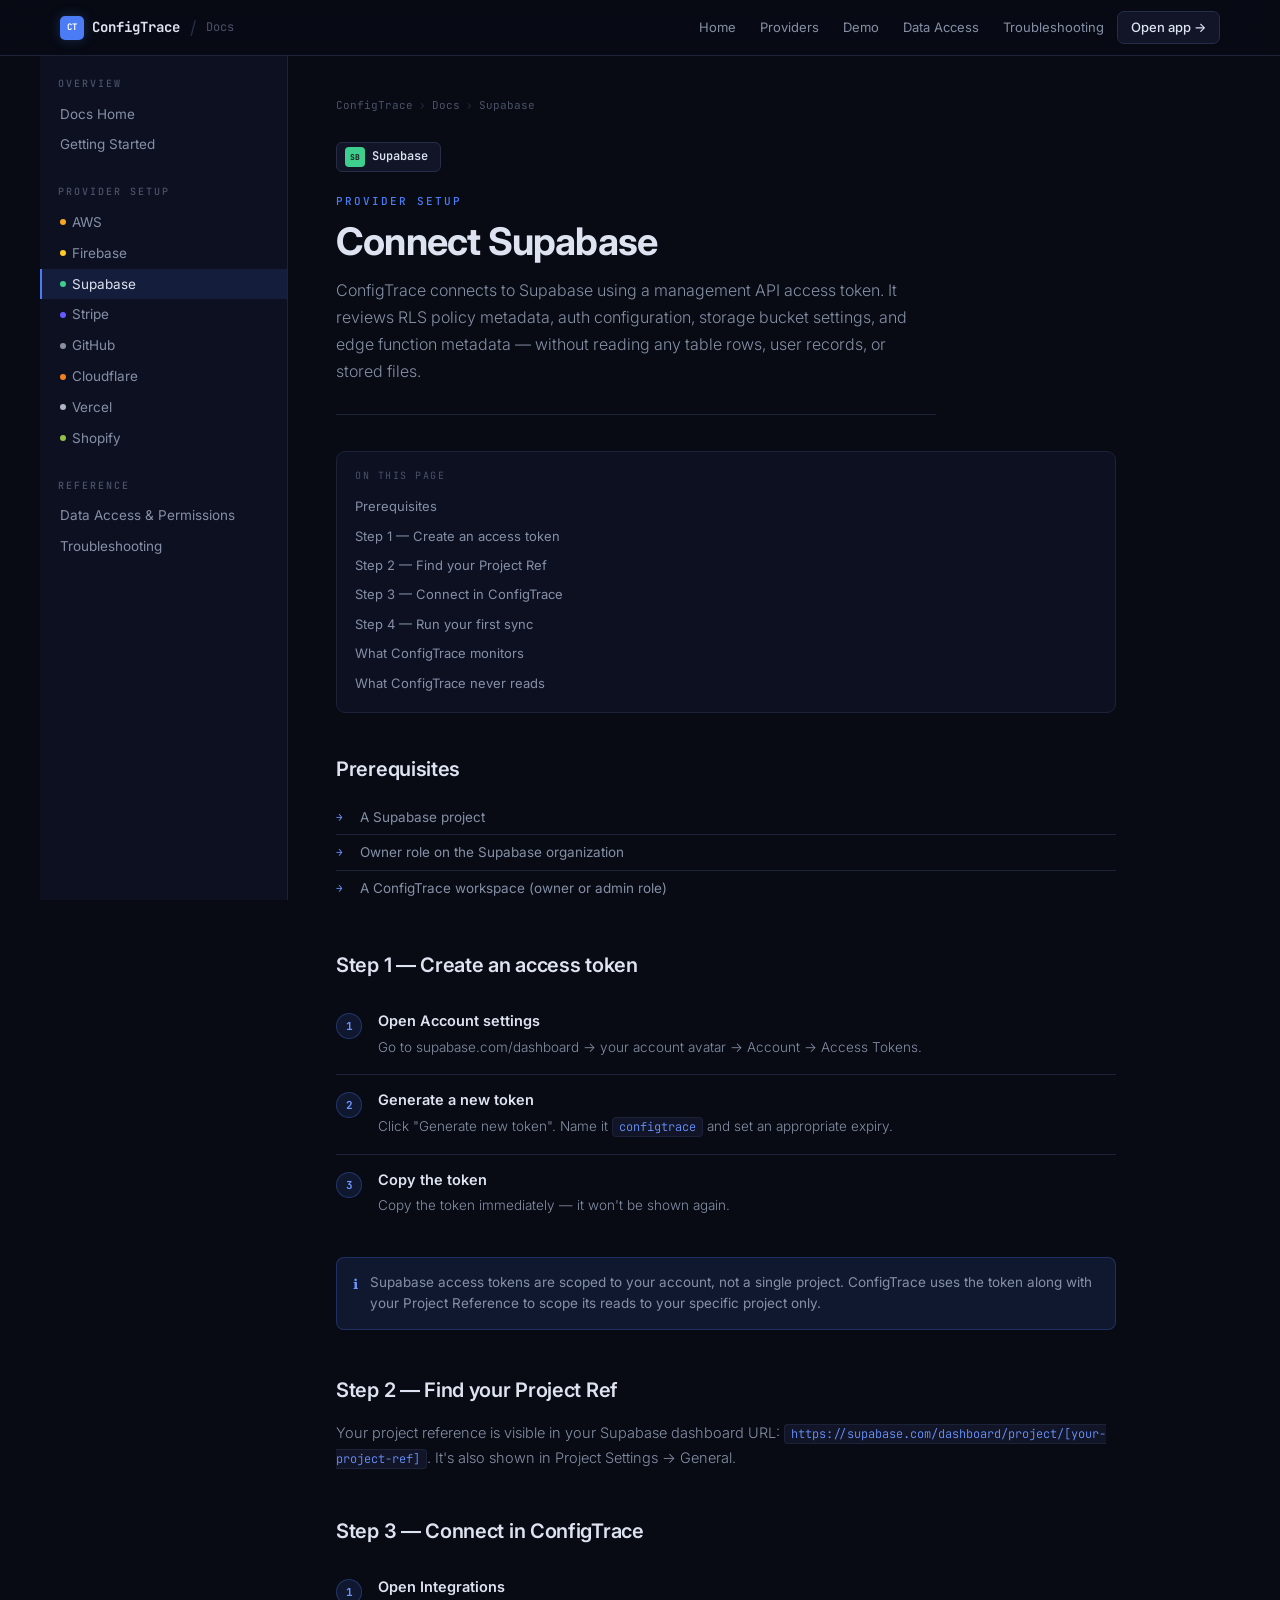
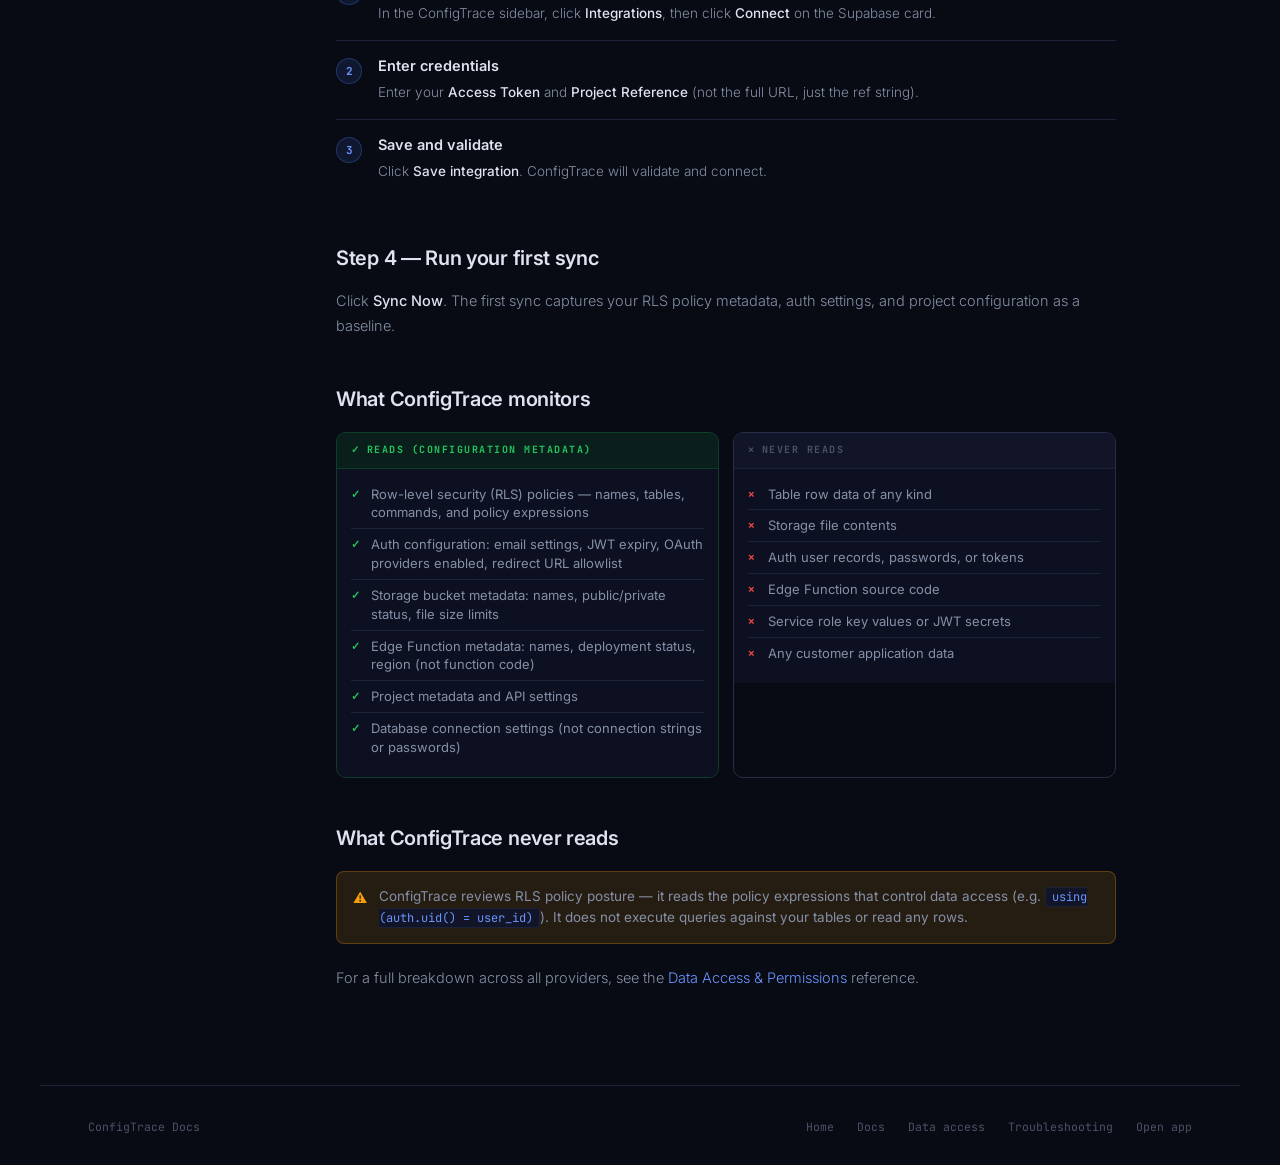
<file: docs/supabase.html>
<!DOCTYPE html>
<html lang="en">
<head>
  <meta charset="UTF-8">
  <meta name="viewport" content="width=device-width, initial-scale=1.0">
  <title>Supabase Setup — ConfigTrace Docs</title>
  <meta name="description" content="Connect Supabase to ConfigTrace using a management API access token. Monitor RLS policy metadata, auth configuration, storage bucket settings, and edge function metadata.">
  <link rel="canonical" href="https://configtrace.org/docs/supabase.html">
  <link rel="preconnect" href="https://fonts.googleapis.com">
  <link rel="preconnect" href="https://fonts.gstatic.com" crossorigin>
  <link href="https://fonts.googleapis.com/css2?family=Inter:wght@300;400;500;600;700&family=JetBrains+Mono:wght@400;500;700&display=swap" rel="stylesheet">
  <link rel="stylesheet" href="../docs.css">
</head>
<body>

<nav class="docs-topnav" role="navigation" aria-label="Main navigation">
  <div class="docs-topnav-inner">
    <div style="display:flex;align-items:center;gap:10px;">
      <button class="docs-mobile-toggle" id="sidebarToggle" aria-label="Toggle sidebar" aria-expanded="false">☰</button>
      <a href="/" class="docs-nav-logo" aria-label="ConfigTrace home">
        <div class="docs-nav-logo-box" aria-hidden="true">CT</div>
        ConfigTrace
      </a>
      <span class="docs-nav-sep" aria-hidden="true">/</span>
      <span class="docs-nav-label">Docs</span>
    </div>
    <div class="docs-nav-links">
      <a href="/">Home</a>
      <a href="../docs.html#providers">Providers</a>
      <a href="../demo.html">Demo</a>
      <a href="data-access.html">Data Access</a>
      <a href="troubleshooting.html">Troubleshooting</a>
      <a href="https://app.configtrace.org" class="docs-nav-app" target="_blank" rel="noopener noreferrer">Open app →</a>
    </div>
  </div>
</nav>

<div class="docs-shell">
  <aside class="docs-sidebar" id="docsSidebar" aria-label="Documentation navigation">
    <div class="sidebar-section">
      <span class="sidebar-section-label">Overview</span>
      <ul class="sidebar-nav">
        <li><a href="../docs.html">Docs Home</a></li>
        <li><a href="getting-started.html">Getting Started</a></li>
      </ul>
    </div>
    <div class="sidebar-section">
      <span class="sidebar-section-label">Provider Setup</span>
      <ul class="sidebar-nav">
        <li><a href="aws.html"><span class="sidebar-provider-dot" style="background:#f5a623"></span>AWS</a></li>
        <li><a href="firebase.html"><span class="sidebar-provider-dot" style="background:#ffca28"></span>Firebase</a></li>
        <li><a href="supabase.html" class="active"><span class="sidebar-provider-dot" style="background:#3ecf8e"></span>Supabase</a></li>
        <li><a href="stripe.html"><span class="sidebar-provider-dot" style="background:#635bff"></span>Stripe</a></li>
        <li><a href="github.html"><span class="sidebar-provider-dot" style="background:#8b90a0"></span>GitHub</a></li>
        <li><a href="cloudflare.html"><span class="sidebar-provider-dot" style="background:#f48120"></span>Cloudflare</a></li>
        <li><a href="vercel.html"><span class="sidebar-provider-dot" style="background:#b0b5c4"></span>Vercel</a></li>
        <li><a href="shopify.html"><span class="sidebar-provider-dot" style="background:#96bf48"></span>Shopify</a></li>
      </ul>
    </div>
    <div class="sidebar-section">
      <span class="sidebar-section-label">Reference</span>
      <ul class="sidebar-nav">
        <li><a href="data-access.html">Data Access &amp; Permissions</a></li>
        <li><a href="troubleshooting.html">Troubleshooting</a></li>
      </ul>
    </div>
  </aside>

  <main class="docs-main" id="docsMain">
    <div class="docs-content">

      <nav class="docs-breadcrumb" aria-label="Breadcrumb">
        <a href="/">ConfigTrace</a>
        <span class="docs-breadcrumb-sep">›</span>
        <a href="../docs.html">Docs</a>
        <span class="docs-breadcrumb-sep">›</span>
        <span>Supabase</span>
      </nav>

      <div class="provider-badge">
        <div class="provider-badge-icon" style="background:#3ecf8e;color:#1a1a1a">SB</div>
        Supabase
      </div>

      <span class="docs-page-label">Provider Setup</span>
      <h1 class="docs-page-title">Connect Supabase</h1>
      <p class="docs-page-intro">
        ConfigTrace connects to Supabase using a management API access token. It reviews RLS policy
        metadata, auth configuration, storage bucket settings, and edge function metadata — without
        reading any table rows, user records, or stored files.
      </p>

      <div class="docs-toc">
        <div class="docs-toc-title">On this page</div>
        <ol class="docs-toc-list">
          <li><a href="#prereqs">Prerequisites</a></li>
          <li><a href="#access-token">Step 1 — Create an access token</a></li>
          <li><a href="#project-ref">Step 2 — Find your Project Ref</a></li>
          <li><a href="#connect">Step 3 — Connect in ConfigTrace</a></li>
          <li><a href="#first-sync">Step 4 — Run your first sync</a></li>
          <li><a href="#monitors">What ConfigTrace monitors</a></li>
          <li><a href="#never-reads">What ConfigTrace never reads</a></li>
        </ol>
      </div>

      <h2 class="docs-h2" id="prereqs">Prerequisites</h2>
      <ul class="docs-list">
        <li><span class="docs-list-icon">→</span><span>A Supabase project</span></li>
        <li><span class="docs-list-icon">→</span><span>Owner role on the Supabase organization</span></li>
        <li><span class="docs-list-icon">→</span><span>A ConfigTrace workspace (owner or admin role)</span></li>
      </ul>

      <h2 class="docs-h2" id="access-token">Step 1 — Create an access token</h2>
      <ol class="docs-steps">
        <li>
          <span class="step-num">1</span>
          <div class="step-body">
            <div class="step-title">Open Account settings</div>
            <div class="step-desc">Go to supabase.com/dashboard → your account avatar → Account → Access Tokens.</div>
          </div>
        </li>
        <li>
          <span class="step-num">2</span>
          <div class="step-body">
            <div class="step-title">Generate a new token</div>
            <div class="step-desc">Click "Generate new token". Name it <code>configtrace</code> and set an appropriate expiry.</div>
          </div>
        </li>
        <li>
          <span class="step-num">3</span>
          <div class="step-body">
            <div class="step-title">Copy the token</div>
            <div class="step-desc">Copy the token immediately — it won't be shown again.</div>
          </div>
        </li>
      </ol>

      <div class="callout info">
        <span class="callout-icon">ℹ</span>
        <div class="callout-body">
          Supabase access tokens are scoped to your account, not a single project. ConfigTrace uses the token along with your Project Reference to scope its reads to your specific project only.
        </div>
      </div>

      <h2 class="docs-h2" id="project-ref">Step 2 — Find your Project Ref</h2>
      <p class="docs-p">Your project reference is visible in your Supabase dashboard URL: <code>https://supabase.com/dashboard/project/[your-project-ref]</code>. It's also shown in Project Settings → General.</p>

      <h2 class="docs-h2" id="connect">Step 3 — Connect in ConfigTrace</h2>
      <ol class="docs-steps">
        <li>
          <span class="step-num">1</span>
          <div class="step-body">
            <div class="step-title">Open Integrations</div>
            <div class="step-desc">In the ConfigTrace sidebar, click <strong>Integrations</strong>, then click <strong>Connect</strong> on the Supabase card.</div>
          </div>
        </li>
        <li>
          <span class="step-num">2</span>
          <div class="step-body">
            <div class="step-title">Enter credentials</div>
            <div class="step-desc">Enter your <strong>Access Token</strong> and <strong>Project Reference</strong> (not the full URL, just the ref string).</div>
          </div>
        </li>
        <li>
          <span class="step-num">3</span>
          <div class="step-body">
            <div class="step-title">Save and validate</div>
            <div class="step-desc">Click <strong>Save integration</strong>. ConfigTrace will validate and connect.</div>
          </div>
        </li>
      </ol>

      <h2 class="docs-h2" id="first-sync">Step 4 — Run your first sync</h2>
      <p class="docs-p">Click <strong>Sync Now</strong>. The first sync captures your RLS policy metadata, auth settings, and project configuration as a baseline.</p>

      <h2 class="docs-h2" id="monitors">What ConfigTrace monitors</h2>
      <div class="perm-grid">
        <div class="perm-panel reads">
          <div class="perm-panel-hdr"><span>✓</span> Reads (configuration metadata)</div>
          <div class="perm-panel-body">
            <ul class="perm-list">
              <li><span class="perm-icon">✓</span>Row-level security (RLS) policies — names, tables, commands, and policy expressions</li>
              <li><span class="perm-icon">✓</span>Auth configuration: email settings, JWT expiry, OAuth providers enabled, redirect URL allowlist</li>
              <li><span class="perm-icon">✓</span>Storage bucket metadata: names, public/private status, file size limits</li>
              <li><span class="perm-icon">✓</span>Edge Function metadata: names, deployment status, region (not function code)</li>
              <li><span class="perm-icon">✓</span>Project metadata and API settings</li>
              <li><span class="perm-icon">✓</span>Database connection settings (not connection strings or passwords)</li>
            </ul>
          </div>
        </div>
        <div class="perm-panel no-reads">
          <div class="perm-panel-hdr"><span>✕</span> Never reads</div>
          <div class="perm-panel-body">
            <ul class="perm-list">
              <li><span class="perm-icon">✕</span>Table row data of any kind</li>
              <li><span class="perm-icon">✕</span>Storage file contents</li>
              <li><span class="perm-icon">✕</span>Auth user records, passwords, or tokens</li>
              <li><span class="perm-icon">✕</span>Edge Function source code</li>
              <li><span class="perm-icon">✕</span>Service role key values or JWT secrets</li>
              <li><span class="perm-icon">✕</span>Any customer application data</li>
            </ul>
          </div>
        </div>
      </div>

      <h2 class="docs-h2" id="never-reads">What ConfigTrace never reads</h2>
      <div class="callout warning">
        <span class="callout-icon">⚠</span>
        <div class="callout-body">
          ConfigTrace reviews RLS policy posture — it reads the policy expressions that control data access (e.g. <code>using (auth.uid() = user_id)</code>). It does not execute queries against your tables or read any rows.
        </div>
      </div>
      <p class="docs-p">For a full breakdown across all providers, see the <a href="data-access.html">Data Access &amp; Permissions</a> reference.</p>

    </div>
  </main>
</div>

<footer>
  <div class="docs-footer">
    <div class="docs-footer-inner">
      <span>ConfigTrace Docs</span>
      <div>
        <a href="/">Home</a>
        <a href="../docs.html">Docs</a>
        <a href="data-access.html">Data access</a>
        <a href="troubleshooting.html">Troubleshooting</a>
        <a href="https://app.configtrace.org" target="_blank" rel="noopener noreferrer">Open app</a>
      </div>
    </div>
  </div>
</footer>

<script>
  (function () {
    var toggle  = document.getElementById('sidebarToggle');
    var sidebar = document.getElementById('docsSidebar');
    var open    = false;
    toggle.addEventListener('click', function () { open = !open; sidebar.classList.toggle('open', open); toggle.setAttribute('aria-expanded', open); });
    sidebar.querySelectorAll('a').forEach(function (a) { a.addEventListener('click', function () { if (window.innerWidth < 900) { open = false; sidebar.classList.remove('open'); toggle.setAttribute('aria-expanded', false); } }); });
  })();
</script>
</body>
</html>
</file>
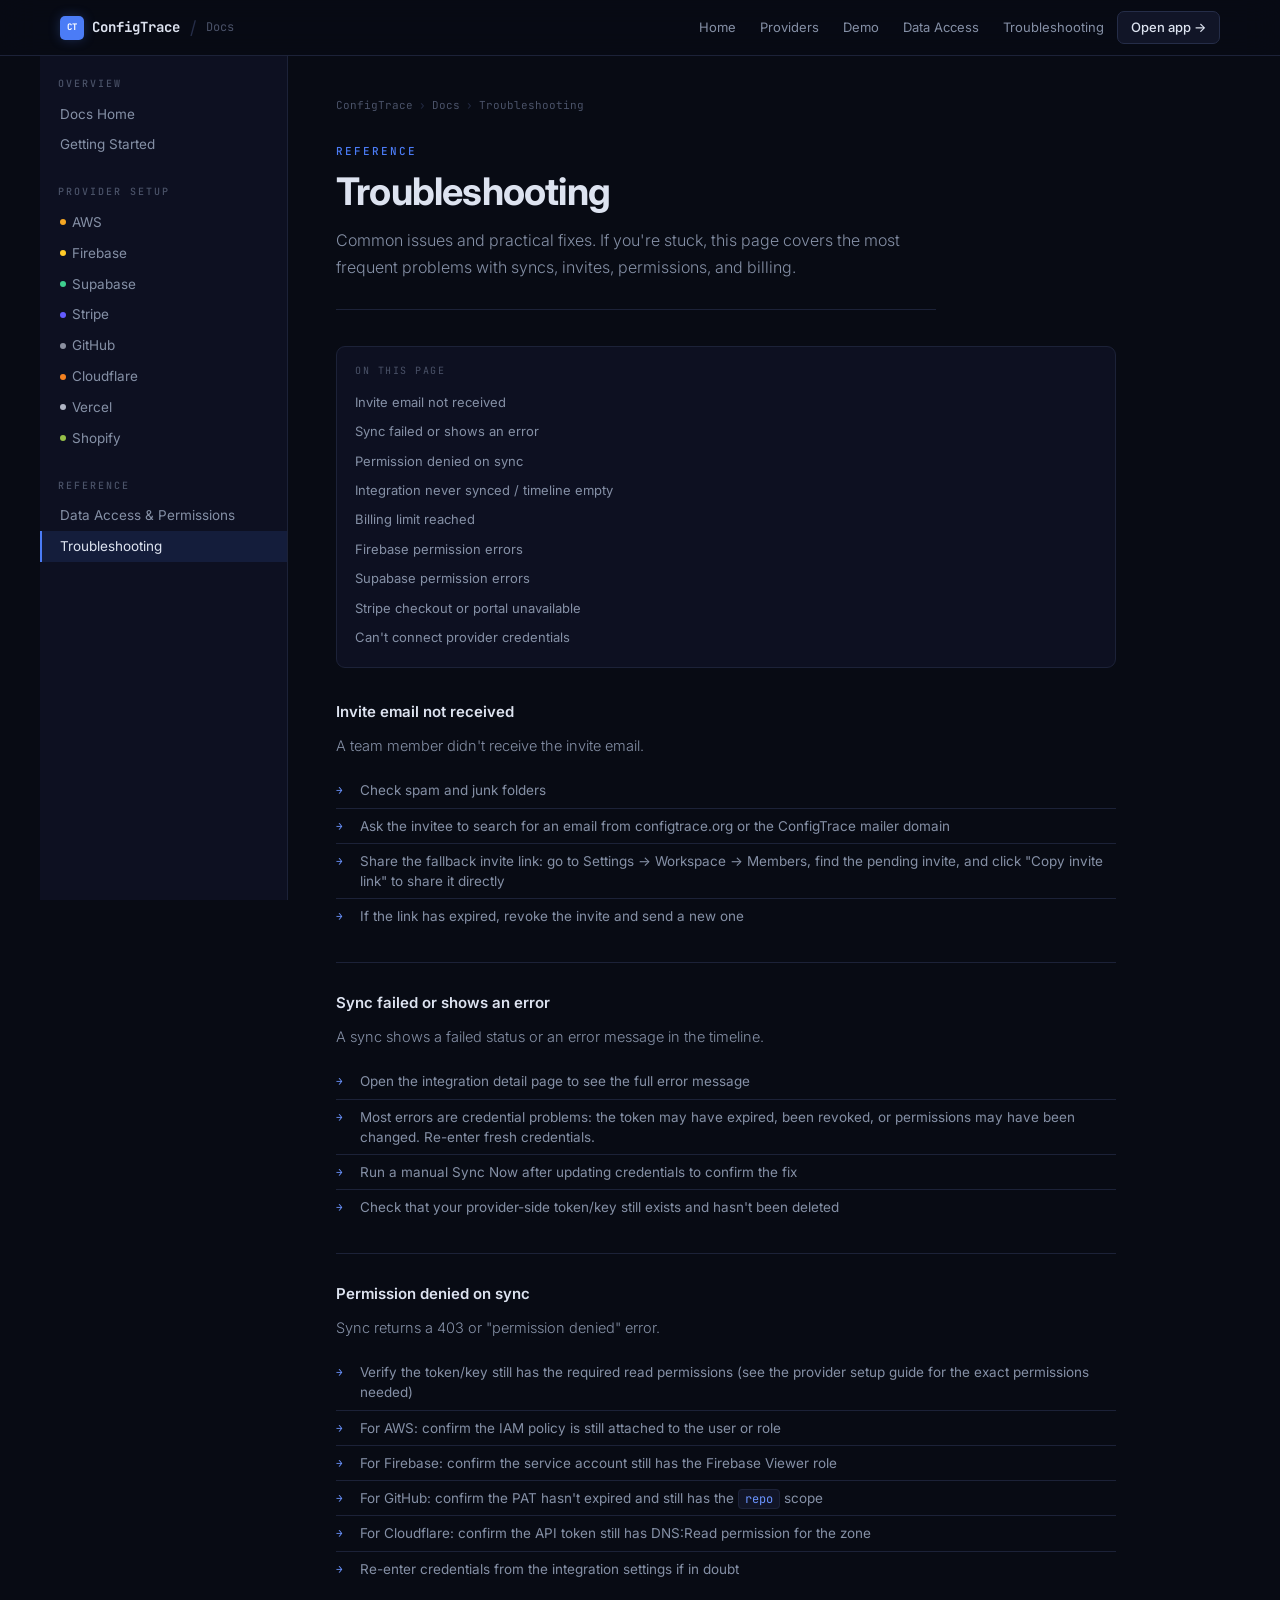
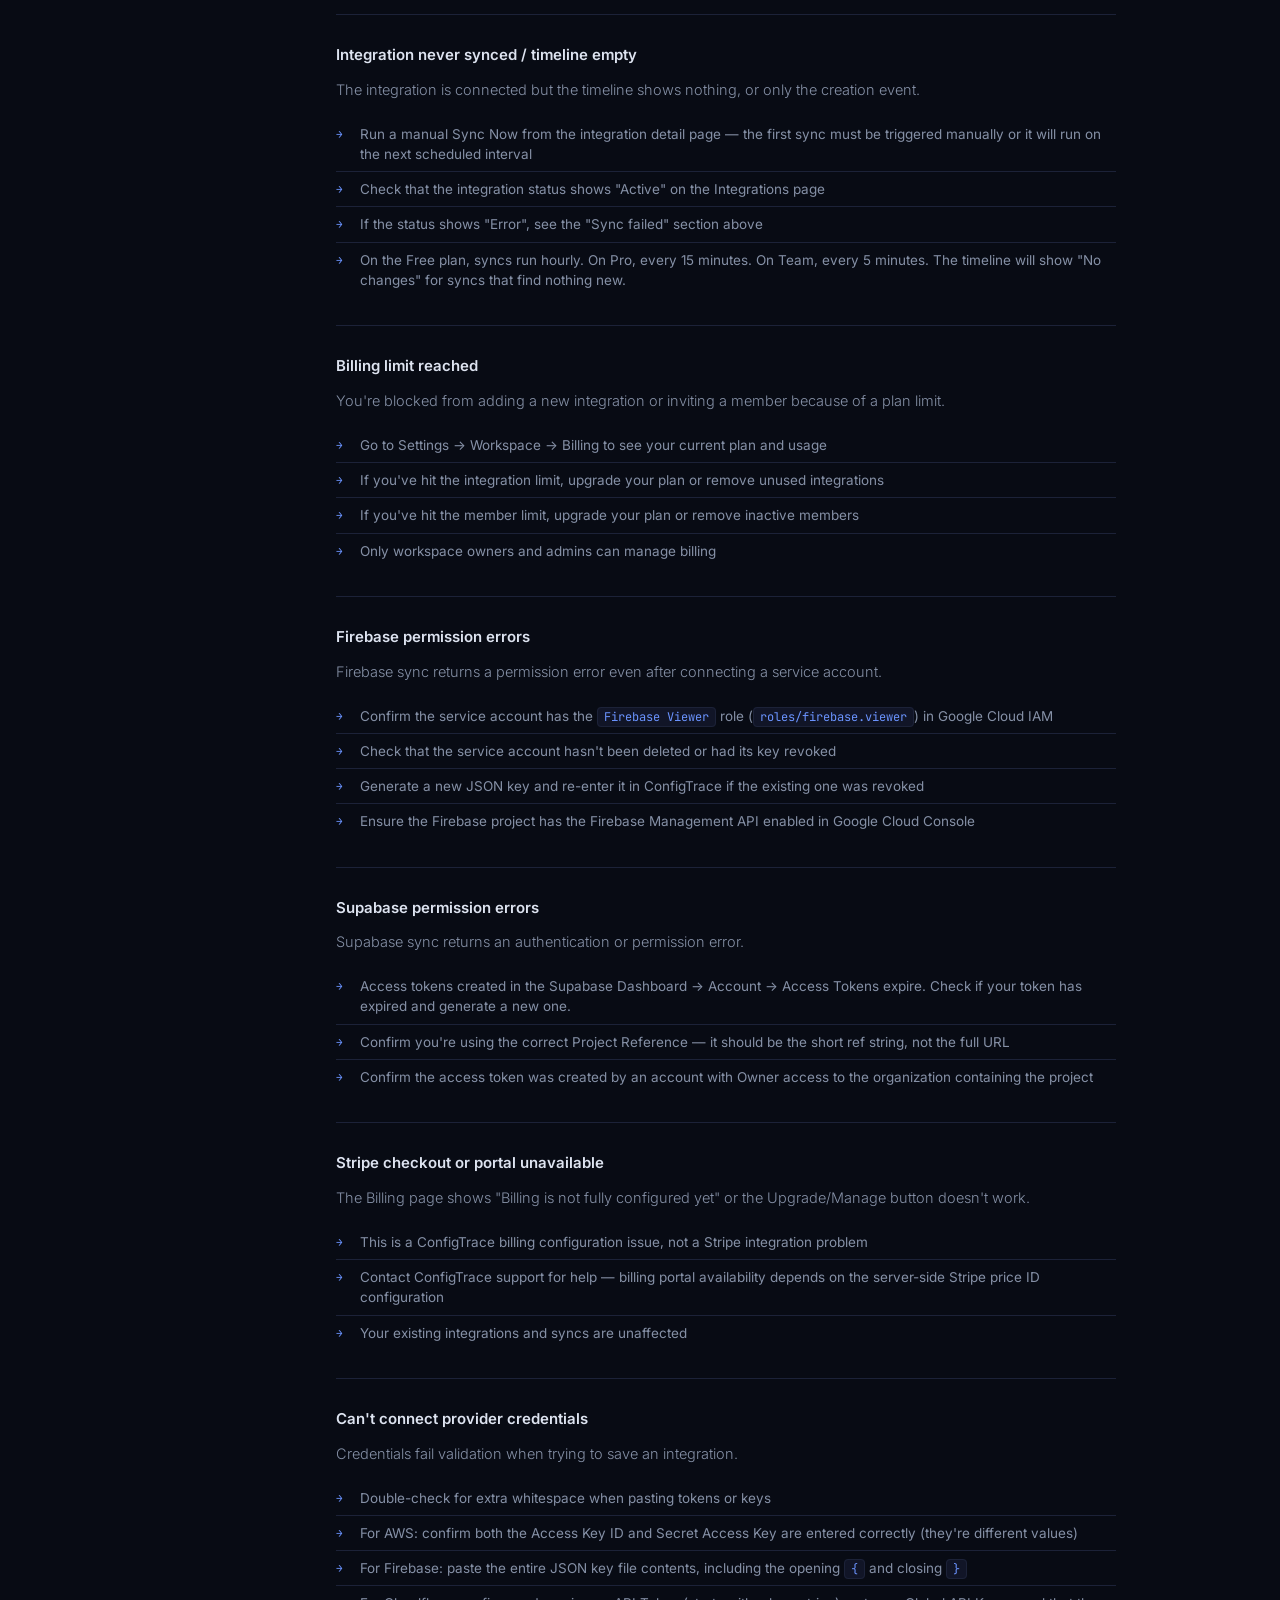
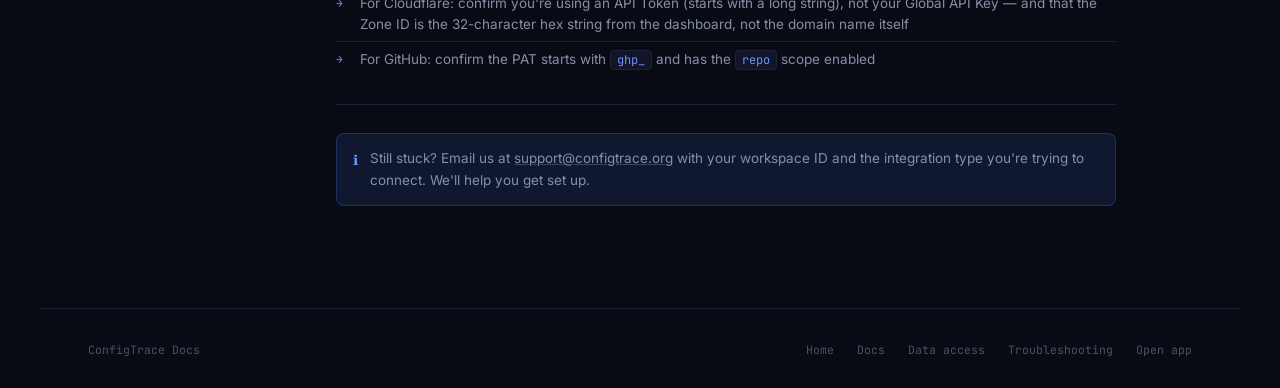
<file: docs/troubleshooting.html>
<!DOCTYPE html>
<html lang="en">
<head>
  <meta charset="UTF-8">
  <meta name="viewport" content="width=device-width, initial-scale=1.0">
  <title>Troubleshooting — ConfigTrace Docs</title>
  <meta name="description" content="Common issues and practical fixes for ConfigTrace. Covers syncs, invites, permissions, billing, and provider-specific errors.">
  <link rel="canonical" href="https://configtrace.org/docs/troubleshooting.html">
  <link rel="preconnect" href="https://fonts.googleapis.com">
  <link rel="preconnect" href="https://fonts.gstatic.com" crossorigin>
  <link href="https://fonts.googleapis.com/css2?family=Inter:wght@300;400;500;600;700&family=JetBrains+Mono:wght@400;500;700&display=swap" rel="stylesheet">
  <link rel="stylesheet" href="../docs.css">
</head>
<body>

<nav class="docs-topnav" role="navigation" aria-label="Main navigation">
  <div class="docs-topnav-inner">
    <div style="display:flex;align-items:center;gap:10px;">
      <button class="docs-mobile-toggle" id="sidebarToggle" aria-label="Toggle sidebar" aria-expanded="false">☰</button>
      <a href="/" class="docs-nav-logo" aria-label="ConfigTrace home">
        <div class="docs-nav-logo-box" aria-hidden="true">CT</div>
        ConfigTrace
      </a>
      <span class="docs-nav-sep" aria-hidden="true">/</span>
      <span class="docs-nav-label">Docs</span>
    </div>
    <div class="docs-nav-links">
      <a href="/">Home</a>
      <a href="../docs.html#providers">Providers</a>
      <a href="../demo.html">Demo</a>
      <a href="data-access.html">Data Access</a>
      <a href="troubleshooting.html">Troubleshooting</a>
      <a href="https://app.configtrace.org" class="docs-nav-app" target="_blank" rel="noopener noreferrer">Open app →</a>
    </div>
  </div>
</nav>

<div class="docs-shell">
  <aside class="docs-sidebar" id="docsSidebar" aria-label="Documentation navigation">
    <div class="sidebar-section">
      <span class="sidebar-section-label">Overview</span>
      <ul class="sidebar-nav">
        <li><a href="../docs.html">Docs Home</a></li>
        <li><a href="getting-started.html">Getting Started</a></li>
      </ul>
    </div>
    <div class="sidebar-section">
      <span class="sidebar-section-label">Provider Setup</span>
      <ul class="sidebar-nav">
        <li><a href="aws.html"><span class="sidebar-provider-dot" style="background:#f5a623"></span>AWS</a></li>
        <li><a href="firebase.html"><span class="sidebar-provider-dot" style="background:#ffca28"></span>Firebase</a></li>
        <li><a href="supabase.html"><span class="sidebar-provider-dot" style="background:#3ecf8e"></span>Supabase</a></li>
        <li><a href="stripe.html"><span class="sidebar-provider-dot" style="background:#635bff"></span>Stripe</a></li>
        <li><a href="github.html"><span class="sidebar-provider-dot" style="background:#8b90a0"></span>GitHub</a></li>
        <li><a href="cloudflare.html"><span class="sidebar-provider-dot" style="background:#f48120"></span>Cloudflare</a></li>
        <li><a href="vercel.html"><span class="sidebar-provider-dot" style="background:#b0b5c4"></span>Vercel</a></li>
        <li><a href="shopify.html"><span class="sidebar-provider-dot" style="background:#96bf48"></span>Shopify</a></li>
      </ul>
    </div>
    <div class="sidebar-section">
      <span class="sidebar-section-label">Reference</span>
      <ul class="sidebar-nav">
        <li><a href="data-access.html">Data Access &amp; Permissions</a></li>
        <li><a href="troubleshooting.html" class="active">Troubleshooting</a></li>
      </ul>
    </div>
  </aside>

  <main class="docs-main" id="docsMain">
    <div class="docs-content">

      <nav class="docs-breadcrumb" aria-label="Breadcrumb">
        <a href="/">ConfigTrace</a>
        <span class="docs-breadcrumb-sep">›</span>
        <a href="../docs.html">Docs</a>
        <span class="docs-breadcrumb-sep">›</span>
        <span>Troubleshooting</span>
      </nav>

      <span class="docs-page-label">Reference</span>
      <h1 class="docs-page-title">Troubleshooting</h1>
      <p class="docs-page-intro">
        Common issues and practical fixes. If you're stuck, this page covers the most frequent
        problems with syncs, invites, permissions, and billing.
      </p>

      <div class="docs-toc">
        <div class="docs-toc-title">On this page</div>
        <ol class="docs-toc-list">
          <li><a href="#invite-email">Invite email not received</a></li>
          <li><a href="#sync-failed">Sync failed or shows an error</a></li>
          <li><a href="#permission-denied">Permission denied on sync</a></li>
          <li><a href="#never-synced">Integration never synced / timeline empty</a></li>
          <li><a href="#billing-limit">Billing limit reached</a></li>
          <li><a href="#firebase-errors">Firebase permission errors</a></li>
          <li><a href="#supabase-errors">Supabase permission errors</a></li>
          <li><a href="#stripe-portal">Stripe checkout or portal unavailable</a></li>
          <li><a href="#cant-connect">Can't connect provider credentials</a></li>
        </ol>
      </div>

      <h3 class="docs-h3" id="invite-email">Invite email not received</h3>
      <p class="docs-p">A team member didn't receive the invite email.</p>
      <ul class="docs-list">
        <li><span class="docs-list-icon">→</span><span>Check spam and junk folders</span></li>
        <li><span class="docs-list-icon">→</span><span>Ask the invitee to search for an email from configtrace.org or the ConfigTrace mailer domain</span></li>
        <li><span class="docs-list-icon">→</span><span>Share the fallback invite link: go to Settings → Workspace → Members, find the pending invite, and click "Copy invite link" to share it directly</span></li>
        <li><span class="docs-list-icon">→</span><span>If the link has expired, revoke the invite and send a new one</span></li>
      </ul>

      <hr class="docs-divider">

      <h3 class="docs-h3" id="sync-failed">Sync failed or shows an error</h3>
      <p class="docs-p">A sync shows a failed status or an error message in the timeline.</p>
      <ul class="docs-list">
        <li><span class="docs-list-icon">→</span><span>Open the integration detail page to see the full error message</span></li>
        <li><span class="docs-list-icon">→</span><span>Most errors are credential problems: the token may have expired, been revoked, or permissions may have been changed. Re-enter fresh credentials.</span></li>
        <li><span class="docs-list-icon">→</span><span>Run a manual Sync Now after updating credentials to confirm the fix</span></li>
        <li><span class="docs-list-icon">→</span><span>Check that your provider-side token/key still exists and hasn't been deleted</span></li>
      </ul>

      <hr class="docs-divider">

      <h3 class="docs-h3" id="permission-denied">Permission denied on sync</h3>
      <p class="docs-p">Sync returns a 403 or "permission denied" error.</p>
      <ul class="docs-list">
        <li><span class="docs-list-icon">→</span><span>Verify the token/key still has the required read permissions (see the provider setup guide for the exact permissions needed)</span></li>
        <li><span class="docs-list-icon">→</span><span>For AWS: confirm the IAM policy is still attached to the user or role</span></li>
        <li><span class="docs-list-icon">→</span><span>For Firebase: confirm the service account still has the Firebase Viewer role</span></li>
        <li><span class="docs-list-icon">→</span><span>For GitHub: confirm the PAT hasn't expired and still has the <code>repo</code> scope</span></li>
        <li><span class="docs-list-icon">→</span><span>For Cloudflare: confirm the API token still has DNS:Read permission for the zone</span></li>
        <li><span class="docs-list-icon">→</span><span>Re-enter credentials from the integration settings if in doubt</span></li>
      </ul>

      <hr class="docs-divider">

      <h3 class="docs-h3" id="never-synced">Integration never synced / timeline empty</h3>
      <p class="docs-p">The integration is connected but the timeline shows nothing, or only the creation event.</p>
      <ul class="docs-list">
        <li><span class="docs-list-icon">→</span><span>Run a manual Sync Now from the integration detail page — the first sync must be triggered manually or it will run on the next scheduled interval</span></li>
        <li><span class="docs-list-icon">→</span><span>Check that the integration status shows "Active" on the Integrations page</span></li>
        <li><span class="docs-list-icon">→</span><span>If the status shows "Error", see the "Sync failed" section above</span></li>
        <li><span class="docs-list-icon">→</span><span>On the Free plan, syncs run hourly. On Pro, every 15 minutes. On Team, every 5 minutes. The timeline will show "No changes" for syncs that find nothing new.</span></li>
      </ul>

      <hr class="docs-divider">

      <h3 class="docs-h3" id="billing-limit">Billing limit reached</h3>
      <p class="docs-p">You're blocked from adding a new integration or inviting a member because of a plan limit.</p>
      <ul class="docs-list">
        <li><span class="docs-list-icon">→</span><span>Go to Settings → Workspace → Billing to see your current plan and usage</span></li>
        <li><span class="docs-list-icon">→</span><span>If you've hit the integration limit, upgrade your plan or remove unused integrations</span></li>
        <li><span class="docs-list-icon">→</span><span>If you've hit the member limit, upgrade your plan or remove inactive members</span></li>
        <li><span class="docs-list-icon">→</span><span>Only workspace owners and admins can manage billing</span></li>
      </ul>

      <hr class="docs-divider">

      <h3 class="docs-h3" id="firebase-errors">Firebase permission errors</h3>
      <p class="docs-p">Firebase sync returns a permission error even after connecting a service account.</p>
      <ul class="docs-list">
        <li><span class="docs-list-icon">→</span><span>Confirm the service account has the <code>Firebase Viewer</code> role (<code>roles/firebase.viewer</code>) in Google Cloud IAM</span></li>
        <li><span class="docs-list-icon">→</span><span>Check that the service account hasn't been deleted or had its key revoked</span></li>
        <li><span class="docs-list-icon">→</span><span>Generate a new JSON key and re-enter it in ConfigTrace if the existing one was revoked</span></li>
        <li><span class="docs-list-icon">→</span><span>Ensure the Firebase project has the Firebase Management API enabled in Google Cloud Console</span></li>
      </ul>

      <hr class="docs-divider">

      <h3 class="docs-h3" id="supabase-errors">Supabase permission errors</h3>
      <p class="docs-p">Supabase sync returns an authentication or permission error.</p>
      <ul class="docs-list">
        <li><span class="docs-list-icon">→</span><span>Access tokens created in the Supabase Dashboard → Account → Access Tokens expire. Check if your token has expired and generate a new one.</span></li>
        <li><span class="docs-list-icon">→</span><span>Confirm you're using the correct Project Reference — it should be the short ref string, not the full URL</span></li>
        <li><span class="docs-list-icon">→</span><span>Confirm the access token was created by an account with Owner access to the organization containing the project</span></li>
      </ul>

      <hr class="docs-divider">

      <h3 class="docs-h3" id="stripe-portal">Stripe checkout or portal unavailable</h3>
      <p class="docs-p">The Billing page shows "Billing is not fully configured yet" or the Upgrade/Manage button doesn't work.</p>
      <ul class="docs-list">
        <li><span class="docs-list-icon">→</span><span>This is a ConfigTrace billing configuration issue, not a Stripe integration problem</span></li>
        <li><span class="docs-list-icon">→</span><span>Contact ConfigTrace support for help — billing portal availability depends on the server-side Stripe price ID configuration</span></li>
        <li><span class="docs-list-icon">→</span><span>Your existing integrations and syncs are unaffected</span></li>
      </ul>

      <hr class="docs-divider">

      <h3 class="docs-h3" id="cant-connect">Can't connect provider credentials</h3>
      <p class="docs-p">Credentials fail validation when trying to save an integration.</p>
      <ul class="docs-list">
        <li><span class="docs-list-icon">→</span><span>Double-check for extra whitespace when pasting tokens or keys</span></li>
        <li><span class="docs-list-icon">→</span><span>For AWS: confirm both the Access Key ID and Secret Access Key are entered correctly (they're different values)</span></li>
        <li><span class="docs-list-icon">→</span><span>For Firebase: paste the entire JSON key file contents, including the opening <code>{</code> and closing <code>}</code></span></li>
        <li><span class="docs-list-icon">→</span><span>For Cloudflare: confirm you're using an API Token (starts with a long string), not your Global API Key — and that the Zone ID is the 32-character hex string from the dashboard, not the domain name itself</span></li>
        <li><span class="docs-list-icon">→</span><span>For GitHub: confirm the PAT starts with <code>ghp_</code> and has the <code>repo</code> scope enabled</span></li>
      </ul>

      <hr class="docs-divider">

      <div class="callout info">
        <span class="callout-icon">ℹ</span>
        <div class="callout-body">
          Still stuck? Email us at <a href="mailto:support@configtrace.org">support@configtrace.org</a> with your workspace ID and the integration type you're trying to connect. We'll help you get set up.
        </div>
      </div>

    </div>
  </main>
</div>

<footer>
  <div class="docs-footer">
    <div class="docs-footer-inner">
      <span>ConfigTrace Docs</span>
      <div>
        <a href="/">Home</a>
        <a href="../docs.html">Docs</a>
        <a href="data-access.html">Data access</a>
        <a href="troubleshooting.html">Troubleshooting</a>
        <a href="https://app.configtrace.org" target="_blank" rel="noopener noreferrer">Open app</a>
      </div>
    </div>
  </div>
</footer>

<script>
  (function () {
    var toggle  = document.getElementById('sidebarToggle');
    var sidebar = document.getElementById('docsSidebar');
    var open    = false;
    toggle.addEventListener('click', function () { open = !open; sidebar.classList.toggle('open', open); toggle.setAttribute('aria-expanded', open); });
    sidebar.querySelectorAll('a').forEach(function (a) { a.addEventListener('click', function () { if (window.innerWidth < 900) { open = false; sidebar.classList.remove('open'); toggle.setAttribute('aria-expanded', false); } }); });
  })();
</script>
</body>
</html>
</file>
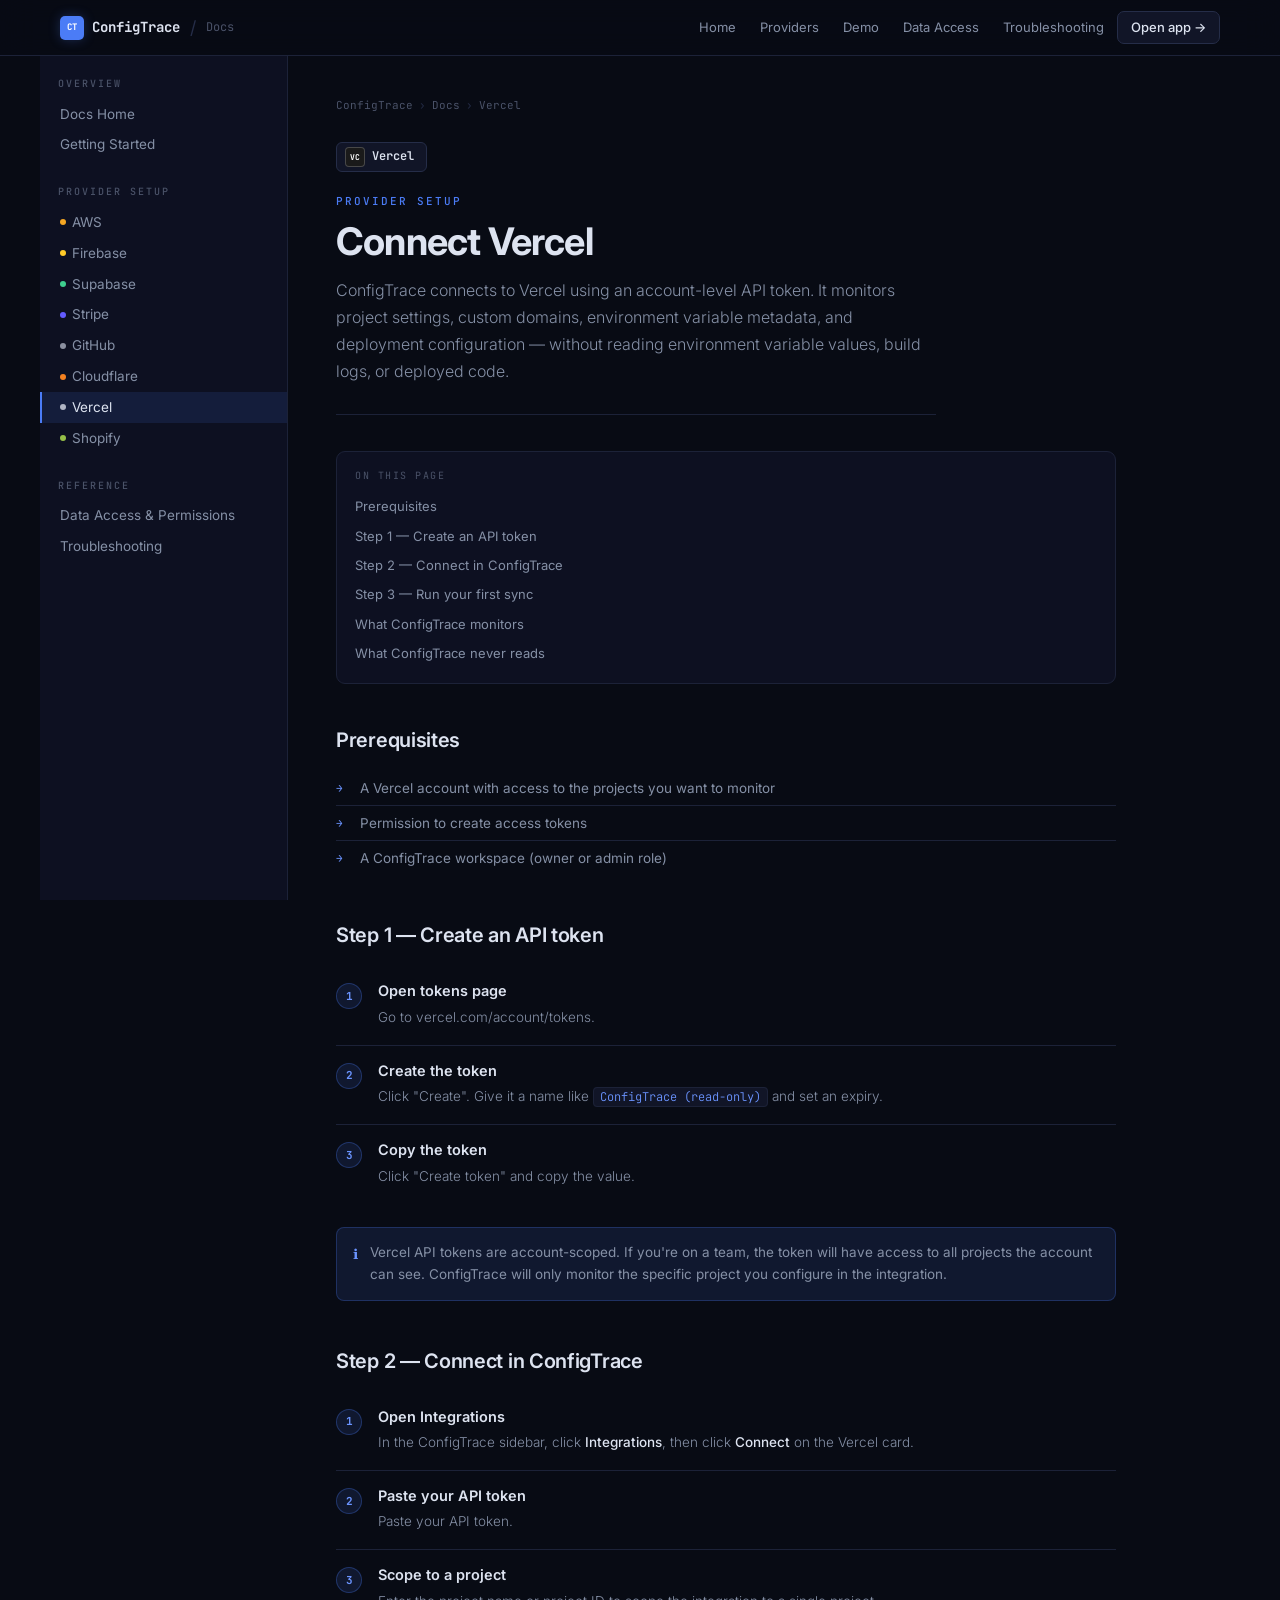
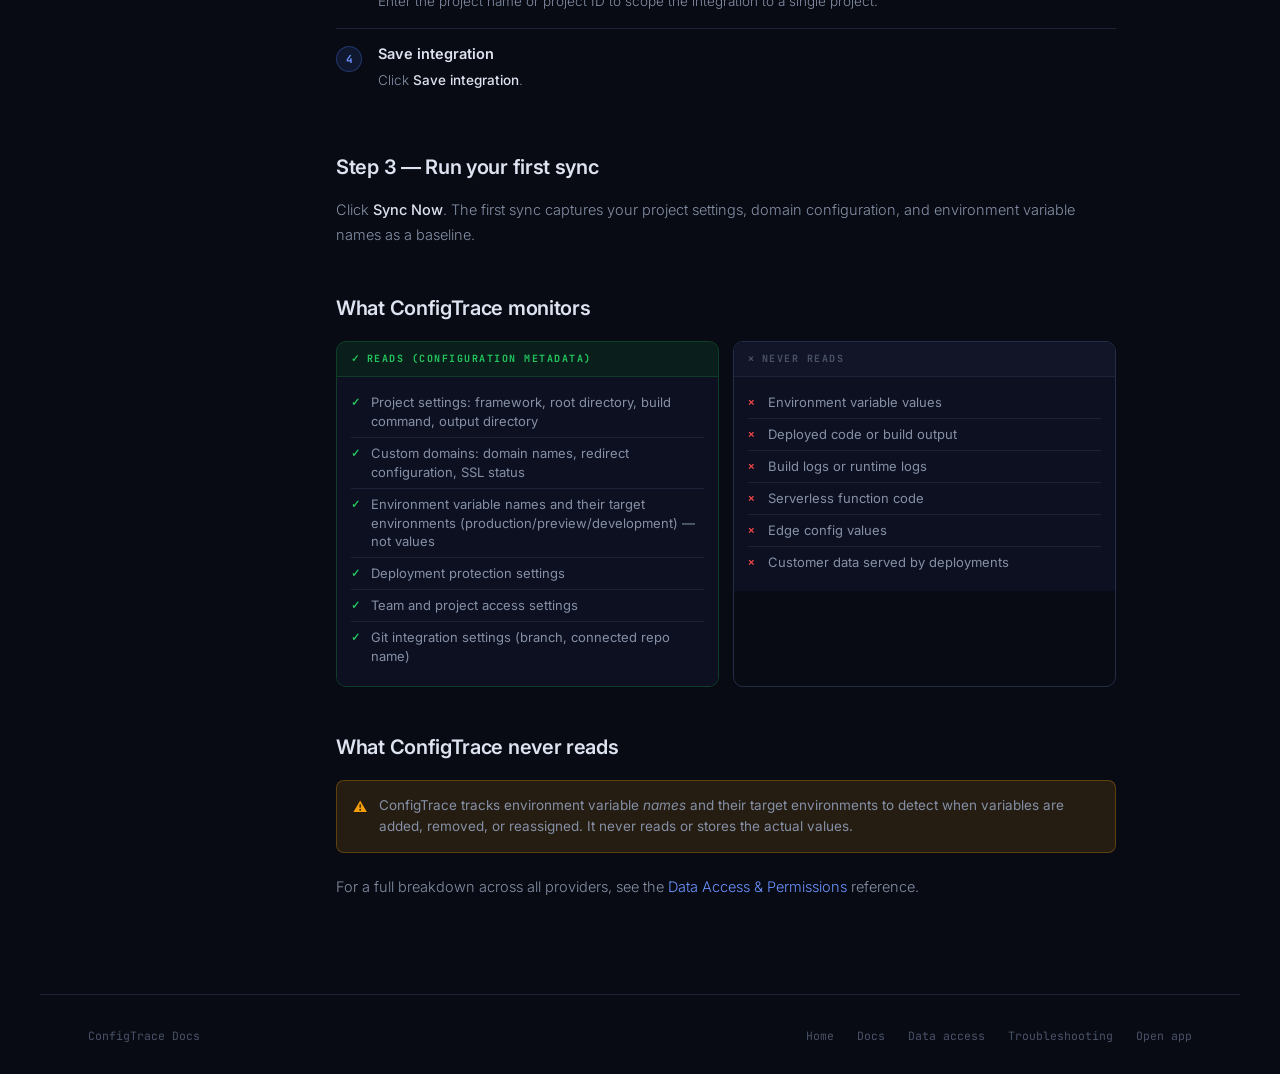
<file: docs/vercel.html>
<!DOCTYPE html>
<html lang="en">
<head>
  <meta charset="UTF-8">
  <meta name="viewport" content="width=device-width, initial-scale=1.0">
  <title>Vercel Setup — ConfigTrace Docs</title>
  <meta name="description" content="Connect Vercel to ConfigTrace using an account-level API token. Monitor project settings, custom domains, environment variable metadata, and deployment configuration.">
  <link rel="canonical" href="https://configtrace.org/docs/vercel.html">
  <link rel="preconnect" href="https://fonts.googleapis.com">
  <link rel="preconnect" href="https://fonts.gstatic.com" crossorigin>
  <link href="https://fonts.googleapis.com/css2?family=Inter:wght@300;400;500;600;700&family=JetBrains+Mono:wght@400;500;700&display=swap" rel="stylesheet">
  <link rel="stylesheet" href="../docs.css">
</head>
<body>

<nav class="docs-topnav" role="navigation" aria-label="Main navigation">
  <div class="docs-topnav-inner">
    <div style="display:flex;align-items:center;gap:10px;">
      <button class="docs-mobile-toggle" id="sidebarToggle" aria-label="Toggle sidebar" aria-expanded="false">☰</button>
      <a href="/" class="docs-nav-logo" aria-label="ConfigTrace home">
        <div class="docs-nav-logo-box" aria-hidden="true">CT</div>
        ConfigTrace
      </a>
      <span class="docs-nav-sep" aria-hidden="true">/</span>
      <span class="docs-nav-label">Docs</span>
    </div>
    <div class="docs-nav-links">
      <a href="/">Home</a>
      <a href="../docs.html#providers">Providers</a>
      <a href="../demo.html">Demo</a>
      <a href="data-access.html">Data Access</a>
      <a href="troubleshooting.html">Troubleshooting</a>
      <a href="https://app.configtrace.org" class="docs-nav-app" target="_blank" rel="noopener noreferrer">Open app →</a>
    </div>
  </div>
</nav>

<div class="docs-shell">
  <aside class="docs-sidebar" id="docsSidebar" aria-label="Documentation navigation">
    <div class="sidebar-section">
      <span class="sidebar-section-label">Overview</span>
      <ul class="sidebar-nav">
        <li><a href="../docs.html">Docs Home</a></li>
        <li><a href="getting-started.html">Getting Started</a></li>
      </ul>
    </div>
    <div class="sidebar-section">
      <span class="sidebar-section-label">Provider Setup</span>
      <ul class="sidebar-nav">
        <li><a href="aws.html"><span class="sidebar-provider-dot" style="background:#f5a623"></span>AWS</a></li>
        <li><a href="firebase.html"><span class="sidebar-provider-dot" style="background:#ffca28"></span>Firebase</a></li>
        <li><a href="supabase.html"><span class="sidebar-provider-dot" style="background:#3ecf8e"></span>Supabase</a></li>
        <li><a href="stripe.html"><span class="sidebar-provider-dot" style="background:#635bff"></span>Stripe</a></li>
        <li><a href="github.html"><span class="sidebar-provider-dot" style="background:#8b90a0"></span>GitHub</a></li>
        <li><a href="cloudflare.html"><span class="sidebar-provider-dot" style="background:#f48120"></span>Cloudflare</a></li>
        <li><a href="vercel.html" class="active"><span class="sidebar-provider-dot" style="background:#b0b5c4"></span>Vercel</a></li>
        <li><a href="shopify.html"><span class="sidebar-provider-dot" style="background:#96bf48"></span>Shopify</a></li>
      </ul>
    </div>
    <div class="sidebar-section">
      <span class="sidebar-section-label">Reference</span>
      <ul class="sidebar-nav">
        <li><a href="data-access.html">Data Access &amp; Permissions</a></li>
        <li><a href="troubleshooting.html">Troubleshooting</a></li>
      </ul>
    </div>
  </aside>

  <main class="docs-main" id="docsMain">
    <div class="docs-content">

      <nav class="docs-breadcrumb" aria-label="Breadcrumb">
        <a href="/">ConfigTrace</a>
        <span class="docs-breadcrumb-sep">›</span>
        <a href="../docs.html">Docs</a>
        <span class="docs-breadcrumb-sep">›</span>
        <span>Vercel</span>
      </nav>

      <div class="provider-badge">
        <div class="provider-badge-icon" style="background:#1a1a1a;border:1px solid rgba(255,255,255,.2)">VC</div>
        Vercel
      </div>

      <span class="docs-page-label">Provider Setup</span>
      <h1 class="docs-page-title">Connect Vercel</h1>
      <p class="docs-page-intro">
        ConfigTrace connects to Vercel using an account-level API token. It monitors project
        settings, custom domains, environment variable metadata, and deployment configuration —
        without reading environment variable values, build logs, or deployed code.
      </p>

      <div class="docs-toc">
        <div class="docs-toc-title">On this page</div>
        <ol class="docs-toc-list">
          <li><a href="#prereqs">Prerequisites</a></li>
          <li><a href="#api-token">Step 1 — Create an API token</a></li>
          <li><a href="#connect">Step 2 — Connect in ConfigTrace</a></li>
          <li><a href="#first-sync">Step 3 — Run your first sync</a></li>
          <li><a href="#monitors">What ConfigTrace monitors</a></li>
          <li><a href="#never-reads">What ConfigTrace never reads</a></li>
        </ol>
      </div>

      <h2 class="docs-h2" id="prereqs">Prerequisites</h2>
      <ul class="docs-list">
        <li><span class="docs-list-icon">→</span><span>A Vercel account with access to the projects you want to monitor</span></li>
        <li><span class="docs-list-icon">→</span><span>Permission to create access tokens</span></li>
        <li><span class="docs-list-icon">→</span><span>A ConfigTrace workspace (owner or admin role)</span></li>
      </ul>

      <h2 class="docs-h2" id="api-token">Step 1 — Create an API token</h2>
      <ol class="docs-steps">
        <li>
          <span class="step-num">1</span>
          <div class="step-body">
            <div class="step-title">Open tokens page</div>
            <div class="step-desc">Go to vercel.com/account/tokens.</div>
          </div>
        </li>
        <li>
          <span class="step-num">2</span>
          <div class="step-body">
            <div class="step-title">Create the token</div>
            <div class="step-desc">Click "Create". Give it a name like <code>ConfigTrace (read-only)</code> and set an expiry.</div>
          </div>
        </li>
        <li>
          <span class="step-num">3</span>
          <div class="step-body">
            <div class="step-title">Copy the token</div>
            <div class="step-desc">Click "Create token" and copy the value.</div>
          </div>
        </li>
      </ol>

      <div class="callout info">
        <span class="callout-icon">ℹ</span>
        <div class="callout-body">
          Vercel API tokens are account-scoped. If you're on a team, the token will have access to all projects the account can see. ConfigTrace will only monitor the specific project you configure in the integration.
        </div>
      </div>

      <h2 class="docs-h2" id="connect">Step 2 — Connect in ConfigTrace</h2>
      <ol class="docs-steps">
        <li>
          <span class="step-num">1</span>
          <div class="step-body">
            <div class="step-title">Open Integrations</div>
            <div class="step-desc">In the ConfigTrace sidebar, click <strong>Integrations</strong>, then click <strong>Connect</strong> on the Vercel card.</div>
          </div>
        </li>
        <li>
          <span class="step-num">2</span>
          <div class="step-body">
            <div class="step-title">Paste your API token</div>
            <div class="step-desc">Paste your API token.</div>
          </div>
        </li>
        <li>
          <span class="step-num">3</span>
          <div class="step-body">
            <div class="step-title">Scope to a project</div>
            <div class="step-desc">Enter the project name or project ID to scope the integration to a single project.</div>
          </div>
        </li>
        <li>
          <span class="step-num">4</span>
          <div class="step-body">
            <div class="step-title">Save integration</div>
            <div class="step-desc">Click <strong>Save integration</strong>.</div>
          </div>
        </li>
      </ol>

      <h2 class="docs-h2" id="first-sync">Step 3 — Run your first sync</h2>
      <p class="docs-p">Click <strong>Sync Now</strong>. The first sync captures your project settings, domain configuration, and environment variable names as a baseline.</p>

      <h2 class="docs-h2" id="monitors">What ConfigTrace monitors</h2>
      <div class="perm-grid">
        <div class="perm-panel reads">
          <div class="perm-panel-hdr"><span>✓</span> Reads (configuration metadata)</div>
          <div class="perm-panel-body">
            <ul class="perm-list">
              <li><span class="perm-icon">✓</span>Project settings: framework, root directory, build command, output directory</li>
              <li><span class="perm-icon">✓</span>Custom domains: domain names, redirect configuration, SSL status</li>
              <li><span class="perm-icon">✓</span>Environment variable names and their target environments (production/preview/development) — not values</li>
              <li><span class="perm-icon">✓</span>Deployment protection settings</li>
              <li><span class="perm-icon">✓</span>Team and project access settings</li>
              <li><span class="perm-icon">✓</span>Git integration settings (branch, connected repo name)</li>
            </ul>
          </div>
        </div>
        <div class="perm-panel no-reads">
          <div class="perm-panel-hdr"><span>✕</span> Never reads</div>
          <div class="perm-panel-body">
            <ul class="perm-list">
              <li><span class="perm-icon">✕</span>Environment variable values</li>
              <li><span class="perm-icon">✕</span>Deployed code or build output</li>
              <li><span class="perm-icon">✕</span>Build logs or runtime logs</li>
              <li><span class="perm-icon">✕</span>Serverless function code</li>
              <li><span class="perm-icon">✕</span>Edge config values</li>
              <li><span class="perm-icon">✕</span>Customer data served by deployments</li>
            </ul>
          </div>
        </div>
      </div>

      <h2 class="docs-h2" id="never-reads">What ConfigTrace never reads</h2>
      <div class="callout warning">
        <span class="callout-icon">⚠</span>
        <div class="callout-body">
          ConfigTrace tracks environment variable <em>names</em> and their target environments to detect when variables are added, removed, or reassigned. It never reads or stores the actual values.
        </div>
      </div>
      <p class="docs-p">For a full breakdown across all providers, see the <a href="data-access.html">Data Access &amp; Permissions</a> reference.</p>

    </div>
  </main>
</div>

<footer>
  <div class="docs-footer">
    <div class="docs-footer-inner">
      <span>ConfigTrace Docs</span>
      <div>
        <a href="/">Home</a>
        <a href="../docs.html">Docs</a>
        <a href="data-access.html">Data access</a>
        <a href="troubleshooting.html">Troubleshooting</a>
        <a href="https://app.configtrace.org" target="_blank" rel="noopener noreferrer">Open app</a>
      </div>
    </div>
  </div>
</footer>

<script>
  (function () {
    var toggle  = document.getElementById('sidebarToggle');
    var sidebar = document.getElementById('docsSidebar');
    var open    = false;
    toggle.addEventListener('click', function () { open = !open; sidebar.classList.toggle('open', open); toggle.setAttribute('aria-expanded', open); });
    sidebar.querySelectorAll('a').forEach(function (a) { a.addEventListener('click', function () { if (window.innerWidth < 900) { open = false; sidebar.classList.remove('open'); toggle.setAttribute('aria-expanded', false); } }); });
  })();
</script>
</body>
</html>
</file>
<file: docs.css>
/* =========================================================================
   ConfigTrace Docs — Shared Stylesheet
   Used by: docs.html, docs/*.html
   ========================================================================= */

/* ─── Reset ─────────────────────────────────────────────────────────────── */
*, *::before, *::after { margin: 0; padding: 0; box-sizing: border-box; }
html { scroll-behavior: smooth; -webkit-text-size-adjust: 100%; }

/* ─── Tokens ─────────────────────────────────────────────────────────────── */
:root {
  --bg:        #080B14;
  --bg-2:      #0D1021;
  --bg-3:      #111527;
  --bg-4:      #171C30;

  --border:    #1C2238;
  --border-2:  #252D48;

  --text:      #DDE3F0;
  --text-2:    #8590A6;
  --text-3:    #4A5268;

  --blue:      #4B7CF6;
  --blue-2:    #6B94FF;
  --blue-dim:  rgba(75,124,246,.12);
  --blue-glow: rgba(75,124,246,.28);

  --green:     #22C55E;
  --green-dim: rgba(34,197,94,.10);
  --green-bdr: rgba(34,197,94,.28);

  --amber:     #F59E0B;
  --amber-dim: rgba(245,158,11,.12);
  --amber-bdr: rgba(245,158,11,.28);

  --orange:    #F97316;
  --orange-dim:rgba(249,115,22,.12);

  --red:       #EF4444;
  --red-dim:   rgba(239,68,68,.10);
  --red-bdr:   rgba(239,68,68,.28);

  --mono: 'JetBrains Mono','Fira Code','Cascadia Code',monospace;
  --sans: 'Inter',system-ui,-apple-system,sans-serif;

  --sidebar-w: 248px;
  --content-max: 780px;
}

/* ─── Base ───────────────────────────────────────────────────────────────── */
body {
  background: var(--bg);
  color: var(--text);
  font-family: var(--sans);
  font-size: 15px;
  line-height: 1.65;
  -webkit-font-smoothing: antialiased;
  -moz-osx-font-smoothing: grayscale;
  overflow-x: hidden;
}

a { color: var(--blue-2); text-decoration: none; transition: color .15s; }
a:hover { color: var(--blue); }

/* ─── Top Nav ────────────────────────────────────────────────────────────── */
.docs-topnav {
  position: sticky;
  top: 0;
  z-index: 100;
  backdrop-filter: blur(18px);
  -webkit-backdrop-filter: blur(18px);
  background: rgba(8,11,20,.90);
  border-bottom: 1px solid var(--border);
  height: 56px;
  display: flex;
  align-items: center;
}

.docs-topnav-inner {
  display: flex;
  align-items: center;
  justify-content: space-between;
  padding: 0 20px;
  width: 100%;
  max-width: 1200px;
  margin: 0 auto;
  gap: 16px;
}

.docs-nav-logo {
  display: flex;
  align-items: center;
  gap: 8px;
  font-family: var(--mono);
  font-weight: 700;
  font-size: 14px;
  color: var(--text);
  text-decoration: none;
  flex-shrink: 0;
}

.docs-nav-logo-box {
  width: 24px; height: 24px;
  background: var(--blue);
  border-radius: 5px;
  display: flex; align-items: center; justify-content: center;
  font-size: 9px; font-weight: 700; color: #fff;
  flex-shrink: 0;
  box-shadow: 0 0 12px var(--blue-glow);
}

.docs-nav-sep {
  color: var(--border-2);
  font-size: 18px;
  flex-shrink: 0;
}

.docs-nav-label {
  font-family: var(--mono);
  font-size: 12px;
  color: var(--text-3);
  flex-shrink: 0;
}

.docs-nav-links {
  display: flex;
  align-items: center;
  gap: 2px;
}

.docs-nav-links a {
  color: var(--text-2);
  font-size: 13px;
  padding: 5px 11px;
  border-radius: 6px;
  transition: color .15s, background .15s;
  white-space: nowrap;
}

.docs-nav-links a:hover { color: var(--text); background: var(--bg-3); }

.docs-nav-app {
  font-size: 13px !important;
  font-weight: 500 !important;
  color: var(--text) !important;
  background: var(--bg-3) !important;
  border: 1px solid var(--border-2) !important;
  padding: 5px 13px !important;
  border-radius: 7px !important;
}

.docs-nav-app:hover {
  border-color: var(--blue) !important;
  background: var(--blue-dim) !important;
  color: var(--blue-2) !important;
}

.docs-mobile-toggle {
  display: none;
  background: none; border: 1px solid var(--border-2);
  color: var(--text-2); padding: 5px 9px; border-radius: 6px;
  cursor: pointer; font-size: 15px; line-height: 1;
  font-family: var(--sans);
}

/* ─── Docs Layout ────────────────────────────────────────────────────────── */
.docs-shell {
  display: flex;
  min-height: calc(100vh - 56px);
  max-width: 1200px;
  margin: 0 auto;
}

/* ─── Sidebar ─────────────────────────────────────────────────────────────── */
.docs-sidebar {
  width: var(--sidebar-w);
  min-width: var(--sidebar-w);
  border-right: 1px solid var(--border);
  position: sticky;
  top: 56px;
  height: calc(100vh - 56px);
  overflow-y: auto;
  padding: 20px 0 40px;
  flex-shrink: 0;
  background: var(--bg-2);
}

.docs-sidebar::-webkit-scrollbar { width: 4px; }
.docs-sidebar::-webkit-scrollbar-track { background: transparent; }
.docs-sidebar::-webkit-scrollbar-thumb { background: var(--border-2); border-radius: 2px; }

.sidebar-section { margin-bottom: 24px; }

.sidebar-section-label {
  display: block;
  font-family: var(--mono);
  font-size: 10px;
  font-weight: 500;
  text-transform: uppercase;
  letter-spacing: 2px;
  color: var(--text-3);
  padding: 0 18px;
  margin-bottom: 6px;
}

.sidebar-nav { list-style: none; }

.sidebar-nav a {
  display: block;
  font-size: 13.5px;
  color: var(--text-2);
  padding: 6px 18px;
  border-left: 2px solid transparent;
  transition: color .15s, background .15s, border-color .15s;
  text-decoration: none;
  line-height: 1.4;
}

.sidebar-nav a:hover {
  color: var(--text);
  background: var(--bg-3);
}

.sidebar-nav a.active {
  color: var(--text);
  background: var(--blue-dim);
  border-left-color: var(--blue);
}

.sidebar-provider-dot {
  display: inline-block;
  width: 6px; height: 6px; border-radius: 50%;
  margin-right: 6px; vertical-align: middle;
  position: relative; top: -1px;
}

/* ─── Main Content ───────────────────────────────────────────────────────── */
.docs-main {
  flex: 1;
  min-width: 0;
  padding: 40px 48px 80px;
}

.docs-content {
  max-width: var(--content-max);
}

/* ─── Breadcrumb ─────────────────────────────────────────────────────────── */
.docs-breadcrumb {
  display: flex;
  align-items: center;
  gap: 6px;
  font-family: var(--mono);
  font-size: 11px;
  color: var(--text-3);
  margin-bottom: 28px;
}

.docs-breadcrumb a {
  color: var(--text-3);
  transition: color .15s;
}

.docs-breadcrumb a:hover { color: var(--text-2); }

.docs-breadcrumb-sep { color: var(--border-2); }

/* ─── Page Heading ───────────────────────────────────────────────────────── */
.docs-page-label {
  display: block;
  font-family: var(--mono);
  font-size: 11px;
  font-weight: 500;
  text-transform: uppercase;
  letter-spacing: 2px;
  color: var(--blue);
  margin-bottom: 10px;
}

.docs-page-title {
  font-size: clamp(26px, 3.5vw, 38px);
  font-weight: 700;
  line-height: 1.12;
  letter-spacing: -0.8px;
  margin-bottom: 14px;
  color: var(--text);
}

.docs-page-intro {
  font-size: 16px;
  color: var(--text-2);
  line-height: 1.7;
  font-weight: 300;
  margin-bottom: 36px;
  max-width: 60ch;
  border-bottom: 1px solid var(--border);
  padding-bottom: 28px;
}

/* ─── Section Headings ───────────────────────────────────────────────────── */
.docs-h2 {
  font-size: 20px;
  font-weight: 600;
  letter-spacing: -0.3px;
  color: var(--text);
  margin: 36px 0 14px;
  padding-top: 8px;
}

.docs-h2:first-of-type { margin-top: 0; }

.docs-h3 {
  font-size: 15px;
  font-weight: 600;
  color: var(--text);
  margin: 22px 0 10px;
}

/* ─── Body text ──────────────────────────────────────────────────────────── */
.docs-p {
  font-size: 14.5px;
  color: var(--text-2);
  line-height: 1.72;
  font-weight: 300;
  margin-bottom: 14px;
}

.docs-p strong { color: var(--text); font-weight: 500; }
.docs-p a { color: var(--blue-2); }
.docs-p a:hover { color: var(--blue); }

/* ─── Step list ──────────────────────────────────────────────────────────── */
.docs-steps { list-style: none; margin: 0 0 24px; }

.docs-steps li {
  display: flex;
  align-items: flex-start;
  gap: 16px;
  padding: 16px 0;
  border-bottom: 1px solid var(--border);
}

.docs-steps li:last-child { border-bottom: none; }

.step-num {
  width: 26px; height: 26px; border-radius: 50%;
  background: var(--blue-dim);
  border: 1px solid rgba(75,124,246,.3);
  color: var(--blue-2);
  font-family: var(--mono);
  font-size: 11px;
  font-weight: 700;
  display: flex; align-items: center; justify-content: center;
  flex-shrink: 0;
  margin-top: 1px;
}

.step-body { flex: 1; min-width: 0; }

.step-title {
  font-size: 14.5px;
  font-weight: 600;
  color: var(--text);
  margin-bottom: 5px;
  line-height: 1.3;
}

.step-desc {
  font-size: 13.5px;
  color: var(--text-2);
  line-height: 1.65;
  font-weight: 300;
}

.step-desc strong { color: var(--text); font-weight: 500; }

/* ─── Code blocks ────────────────────────────────────────────────────────── */
.docs-code-block {
  background: var(--bg-2);
  border: 1px solid var(--border-2);
  border-radius: 10px;
  overflow: hidden;
  margin: 16px 0 22px;
}

.docs-code-header {
  display: flex;
  align-items: center;
  justify-content: space-between;
  padding: 8px 16px;
  background: var(--bg-3);
  border-bottom: 1px solid var(--border);
  font-family: var(--mono);
  font-size: 11px;
  color: var(--text-3);
  text-transform: uppercase;
  letter-spacing: 1px;
}

.docs-code-body {
  padding: 16px;
  overflow-x: auto;
}

.docs-code-body pre {
  font-family: var(--mono);
  font-size: 12.5px;
  color: var(--text);
  line-height: 1.7;
  white-space: pre;
  margin: 0;
}

.code-key   { color: #7dd3fc; }
.code-str   { color: #86efac; }
.code-punct { color: var(--text-3); }
.code-num   { color: #fca5a5; }
.code-comment { color: var(--text-3); font-style: italic; }

/* Inline code */
code {
  font-family: var(--mono);
  font-size: 12px;
  background: var(--bg-3);
  border: 1px solid var(--border);
  border-radius: 4px;
  padding: 1px 6px;
  color: var(--blue-2);
}

/* ─── Permission grid ────────────────────────────────────────────────────── */
.perm-grid {
  display: grid;
  grid-template-columns: 1fr 1fr;
  gap: 14px;
  margin: 16px 0 24px;
}

@media (max-width: 620px) { .perm-grid { grid-template-columns: 1fr; } }

.perm-panel {
  border-radius: 10px;
  overflow: hidden;
  border: 1px solid;
}

.perm-panel.reads  { border-color: var(--green-bdr); }
.perm-panel.no-reads { border-color: var(--border-2); }

.perm-panel-hdr {
  padding: 9px 14px;
  font-family: var(--mono);
  font-size: 10px;
  font-weight: 700;
  text-transform: uppercase;
  letter-spacing: 1.5px;
  display: flex; align-items: center; gap: 6px;
}

.perm-panel.reads .perm-panel-hdr {
  background: var(--green-dim);
  border-bottom: 1px solid rgba(34,197,94,.18);
  color: var(--green);
}

.perm-panel.no-reads .perm-panel-hdr {
  background: var(--bg-3);
  border-bottom: 1px solid var(--border);
  color: var(--text-3);
}

.perm-panel-body {
  padding: 10px 14px 14px;
  background: var(--bg-2);
}

.perm-list { list-style: none; }

.perm-list li {
  display: flex;
  align-items: flex-start;
  gap: 8px;
  padding: 6px 0;
  border-bottom: 1px solid var(--border);
  font-size: 13px;
  color: var(--text-2);
  line-height: 1.45;
}

.perm-list li:last-child { border-bottom: none; }

.perm-icon {
  font-family: var(--mono);
  font-size: 11px;
  font-weight: 700;
  flex-shrink: 0;
  margin-top: 2px;
  width: 12px;
}

.perm-panel.reads    .perm-icon { color: var(--green); }
.perm-panel.no-reads .perm-icon { color: var(--red); }

/* ─── Callouts ───────────────────────────────────────────────────────────── */
.callout {
  border-radius: 8px;
  padding: 14px 16px;
  margin: 16px 0 22px;
  display: flex;
  gap: 12px;
  font-size: 13.5px;
  line-height: 1.6;
}

.callout-icon { font-size: 14px; flex-shrink: 0; margin-top: 1px; }

.callout-body { flex: 1; color: var(--text-2); }
.callout-body strong { color: var(--text); font-weight: 600; }
.callout-body a { color: inherit; text-decoration: underline; text-decoration-color: rgba(255,255,255,.2); }
.callout-body a:hover { color: var(--text); }

.callout.info {
  background: var(--blue-dim);
  border: 1px solid rgba(75,124,246,.25);
}

.callout.info .callout-icon { color: var(--blue-2); }

.callout.warning {
  background: var(--amber-dim);
  border: 1px solid var(--amber-bdr);
}

.callout.warning .callout-icon { color: var(--amber); }

.callout.tip {
  background: var(--green-dim);
  border: 1px solid var(--green-bdr);
}

.callout.tip .callout-icon { color: var(--green); }

/* ─── Simple bullet list ─────────────────────────────────────────────────── */
.docs-list { list-style: none; margin: 0 0 20px; }

.docs-list li {
  display: flex;
  align-items: flex-start;
  gap: 10px;
  padding: 7px 0;
  border-bottom: 1px solid var(--border);
  font-size: 13.5px;
  color: var(--text-2);
  line-height: 1.5;
}

.docs-list li:last-child { border-bottom: none; }

.docs-list-icon {
  font-family: var(--mono);
  font-size: 11px;
  color: var(--blue-2);
  flex-shrink: 0;
  margin-top: 2px;
  width: 14px;
}

.docs-list li strong { color: var(--text); font-weight: 500; }

/* ─── Provider badge ─────────────────────────────────────────────────────── */
.provider-badge {
  display: inline-flex;
  align-items: center;
  gap: 7px;
  padding: 4px 12px 4px 8px;
  border-radius: 6px;
  border: 1px solid var(--border-2);
  background: var(--bg-3);
  margin-bottom: 20px;
  font-family: var(--mono);
  font-size: 12px;
  color: var(--text);
  font-weight: 600;
}

.provider-badge-icon {
  width: 20px; height: 20px; border-radius: 4px;
  display: flex; align-items: center; justify-content: center;
  font-size: 8px; font-weight: 700; color: #fff;
}

/* ─── On this page (TOC) ─────────────────────────────────────────────────── */
.docs-toc {
  background: var(--bg-2);
  border: 1px solid var(--border);
  border-radius: 9px;
  padding: 16px 18px;
  margin-bottom: 32px;
}

.docs-toc-title {
  font-family: var(--mono);
  font-size: 10px;
  text-transform: uppercase;
  letter-spacing: 1.5px;
  color: var(--text-3);
  margin-bottom: 10px;
}

.docs-toc-list {
  list-style: none;
  display: flex;
  flex-direction: column;
  gap: 4px;
}

.docs-toc-list a {
  font-size: 13px;
  color: var(--text-2);
  padding: 2px 0;
  display: block;
}

.docs-toc-list a:hover { color: var(--text); }

/* ─── Card grid (docs homepage) ──────────────────────────────────────────── */
.docs-card-grid {
  display: grid;
  grid-template-columns: repeat(auto-fill, minmax(260px, 1fr));
  gap: 14px;
  margin-bottom: 40px;
}

.docs-card {
  background: var(--bg-2);
  border: 1px solid var(--border);
  border-radius: 12px;
  padding: 22px 20px;
  text-decoration: none;
  display: flex;
  flex-direction: column;
  gap: 8px;
  transition: border-color .2s, background .2s;
}

.docs-card:hover {
  border-color: var(--border-2);
  background: var(--bg-3);
  color: var(--text);
}

.docs-card-icon { font-size: 20px; }

.docs-card-title {
  font-size: 15px;
  font-weight: 600;
  color: var(--text);
  line-height: 1.3;
}

.docs-card-desc {
  font-size: 13px;
  color: var(--text-2);
  line-height: 1.55;
  font-weight: 300;
}

/* Provider mini cards grid */
.provider-card-grid {
  display: grid;
  grid-template-columns: repeat(auto-fill, minmax(200px, 1fr));
  gap: 10px;
  margin-bottom: 32px;
}

.provider-mini-card {
  background: var(--bg-2);
  border: 1px solid var(--border);
  border-radius: 9px;
  padding: 14px 16px;
  text-decoration: none;
  display: flex;
  align-items: center;
  gap: 10px;
  transition: border-color .2s, background .2s;
}

.provider-mini-card:hover {
  border-color: var(--border-2);
  background: var(--bg-3);
}

.provider-mini-icon {
  width: 28px; height: 28px; border-radius: 6px;
  display: flex; align-items: center; justify-content: center;
  font-family: var(--mono); font-size: 10px; font-weight: 700;
  color: #fff; flex-shrink: 0;
}

.provider-mini-name {
  font-size: 13.5px;
  font-weight: 600;
  color: var(--text);
}

.provider-mini-sub {
  font-size: 11px;
  color: var(--text-3);
  margin-top: 1px;
}

/* ─── Divider ────────────────────────────────────────────────────────────── */
.docs-divider {
  border: none;
  border-top: 1px solid var(--border);
  margin: 28px 0;
}

/* ─── Footer ─────────────────────────────────────────────────────────────── */
.docs-footer {
  border-top: 1px solid var(--border);
  padding: 32px 48px 28px;
  max-width: 1200px;
  margin: 0 auto;
}

.docs-footer-inner {
  display: flex;
  justify-content: space-between;
  align-items: center;
  flex-wrap: wrap;
  gap: 12px;
  font-family: var(--mono);
  font-size: 11.5px;
  color: var(--text-3);
}

.docs-footer-inner a {
  color: var(--text-3);
  margin-left: 16px;
}

.docs-footer-inner a:hover { color: var(--text-2); }

/* ─── Responsive ─────────────────────────────────────────────────────────── */
@media (max-width: 900px) {
  .docs-sidebar {
    position: fixed;
    left: -280px;
    top: 56px;
    z-index: 90;
    transition: left .25s ease;
    height: calc(100vh - 56px);
    width: var(--sidebar-w);
    box-shadow: 4px 0 24px rgba(0,0,0,.5);
  }

  .docs-sidebar.open { left: 0; }

  .docs-main { padding: 28px 22px 60px; }

  .docs-mobile-toggle { display: block; }

  .docs-nav-links { display: none; }

  .docs-footer { padding: 24px 20px 22px; }
}

@media (max-width: 560px) {
  .docs-main { padding: 20px 16px 50px; }
  .docs-page-title { font-size: 26px; }
}
</file>
